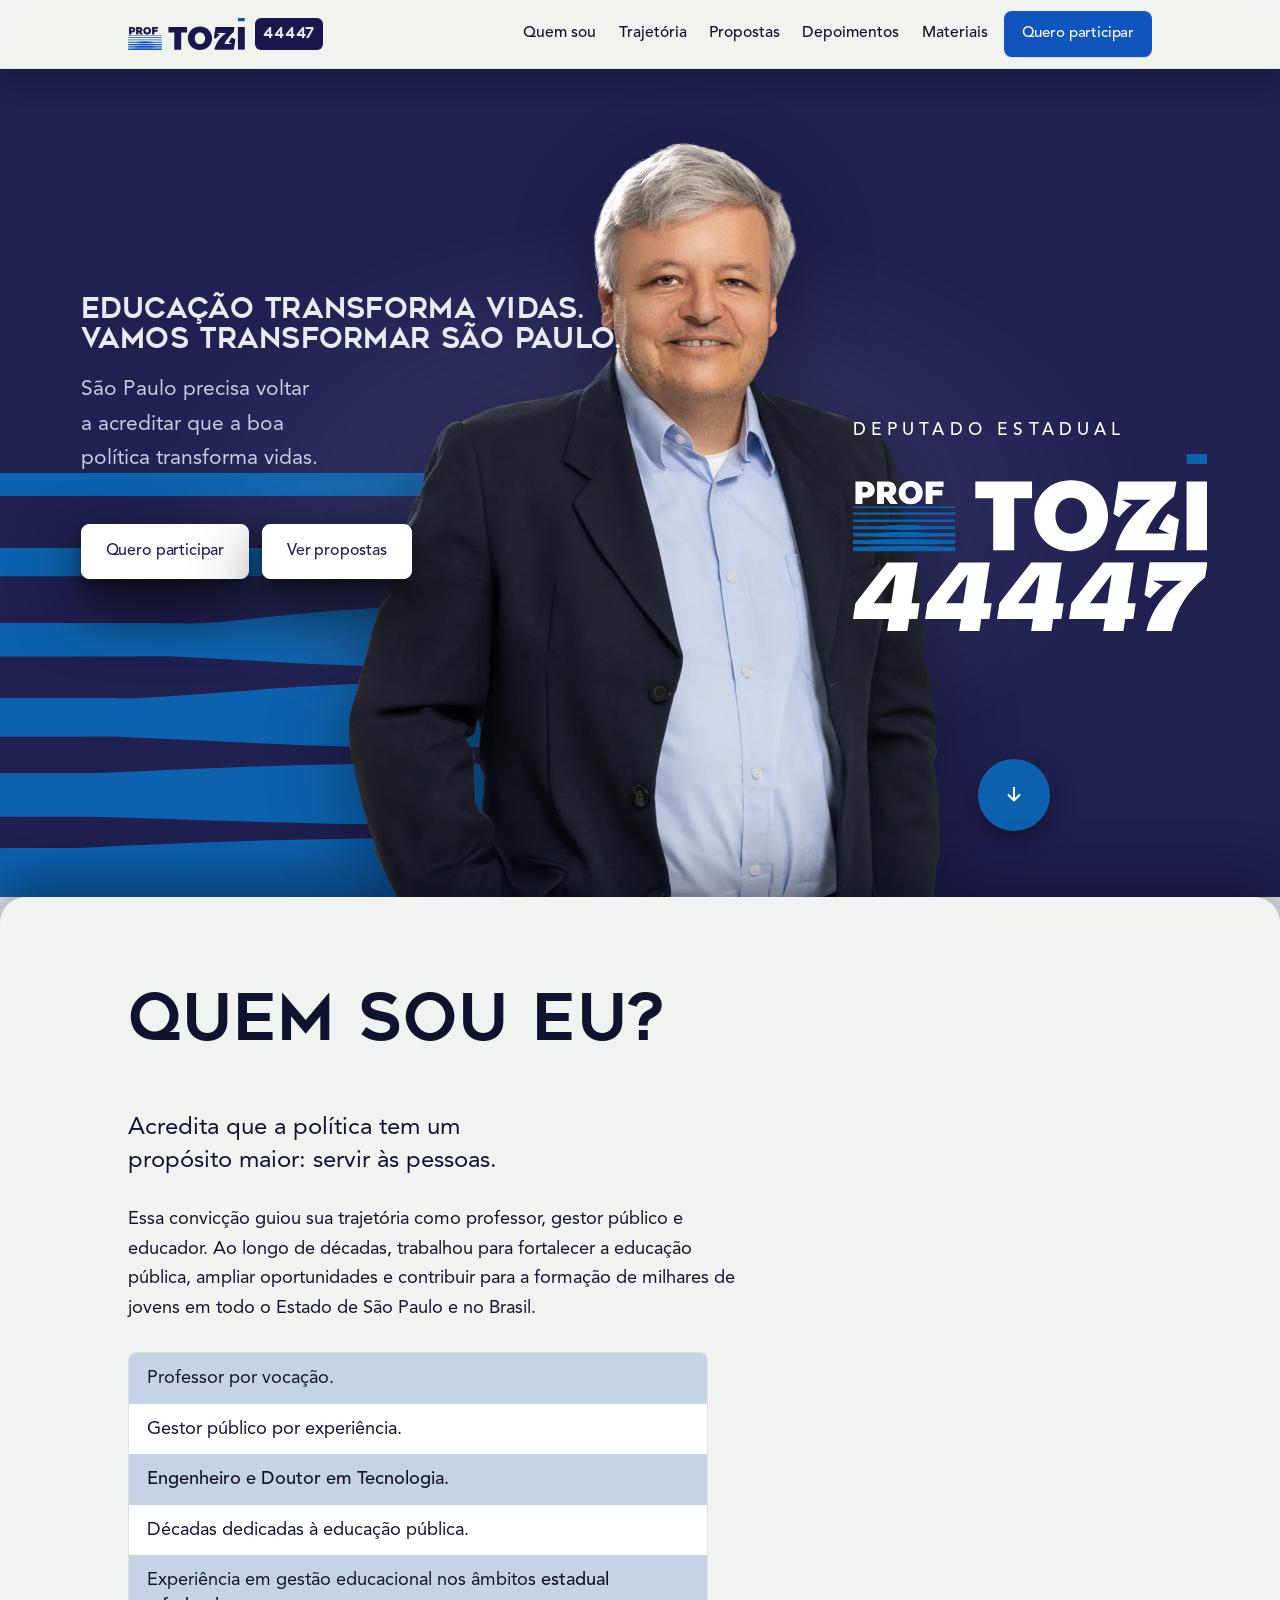
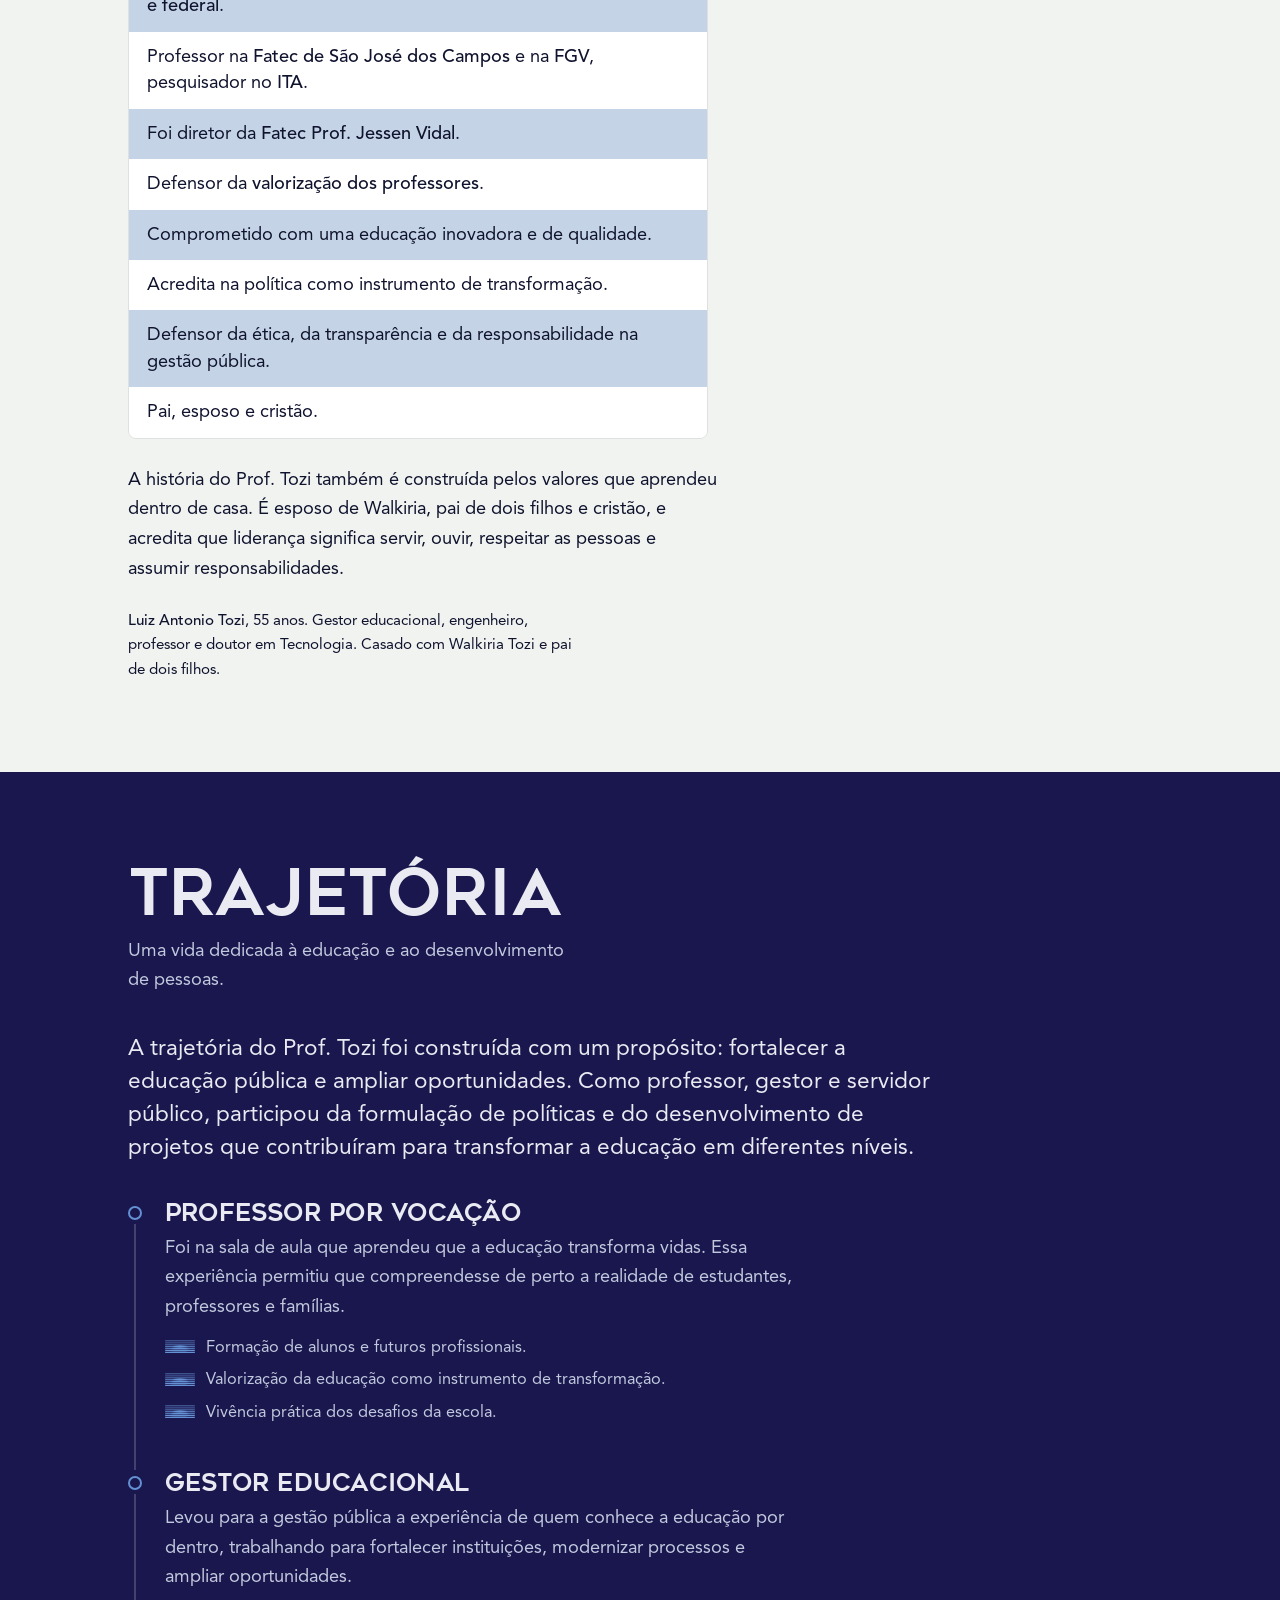
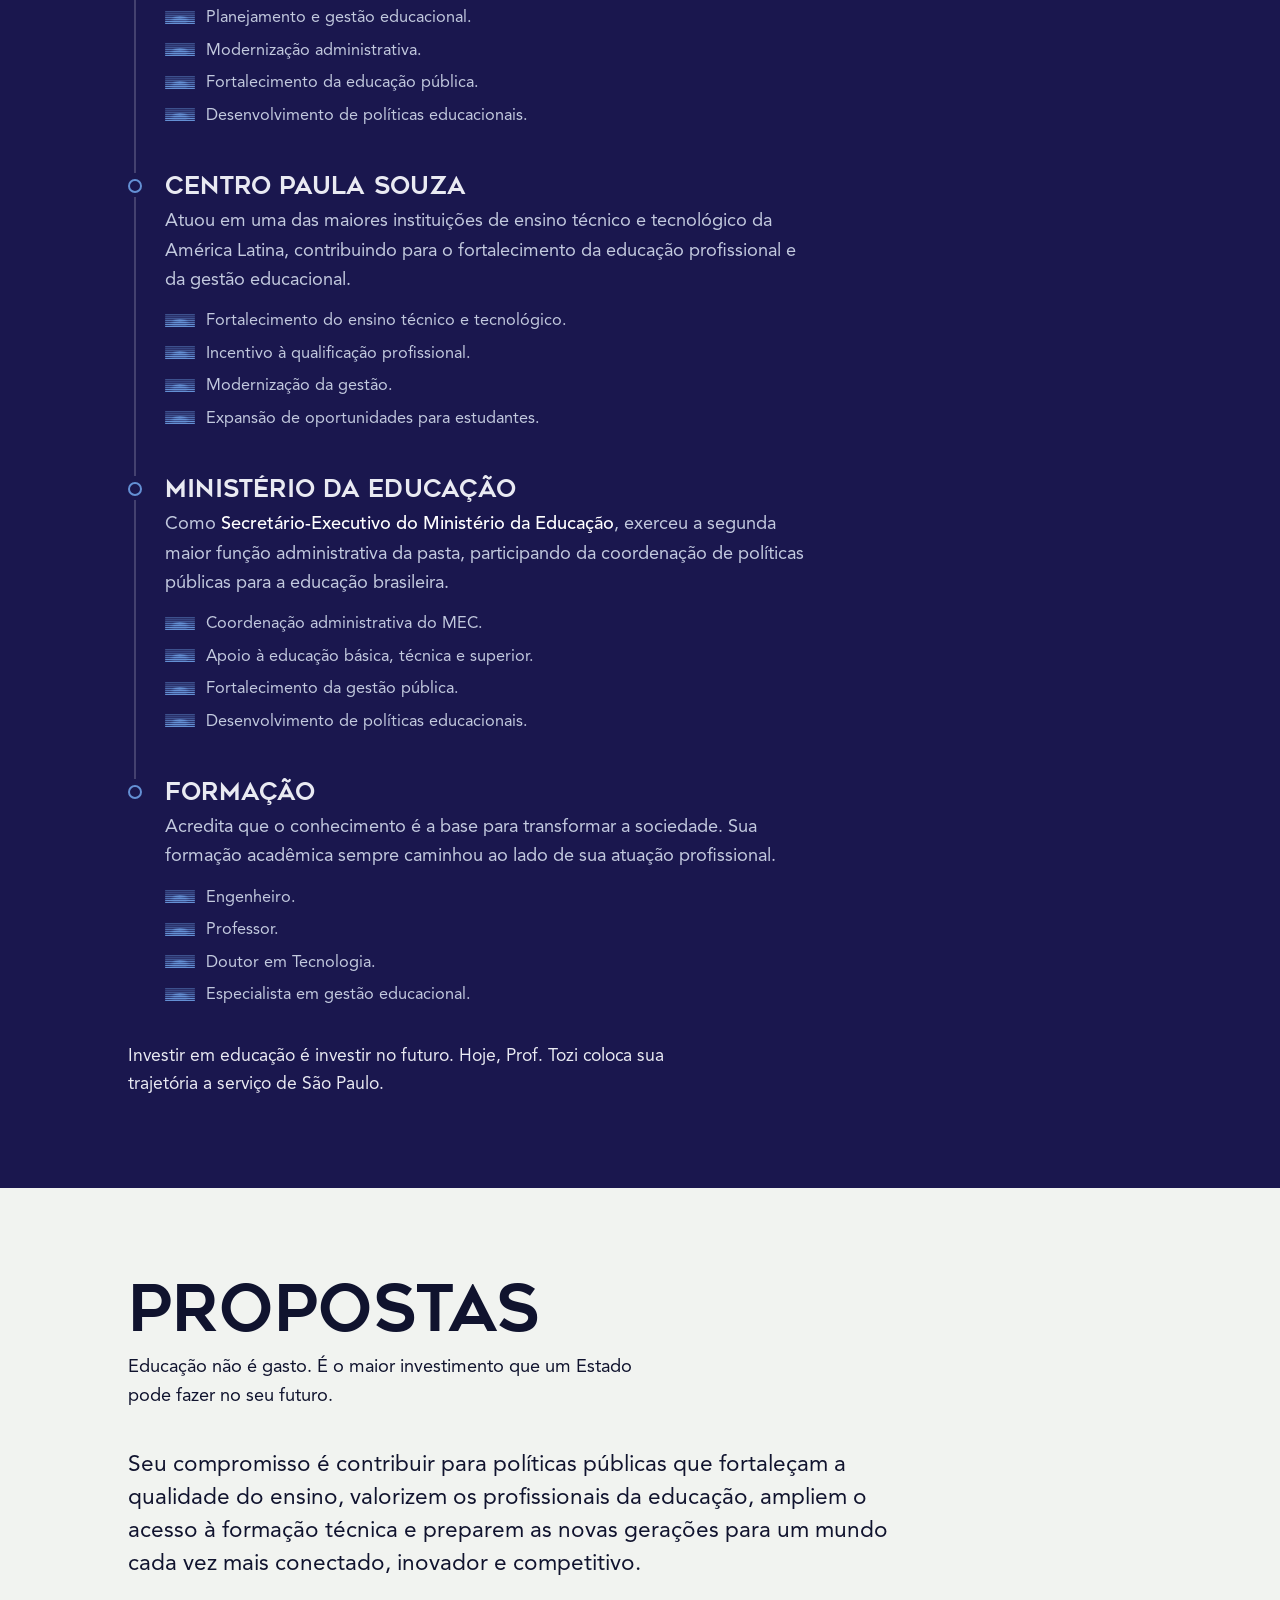
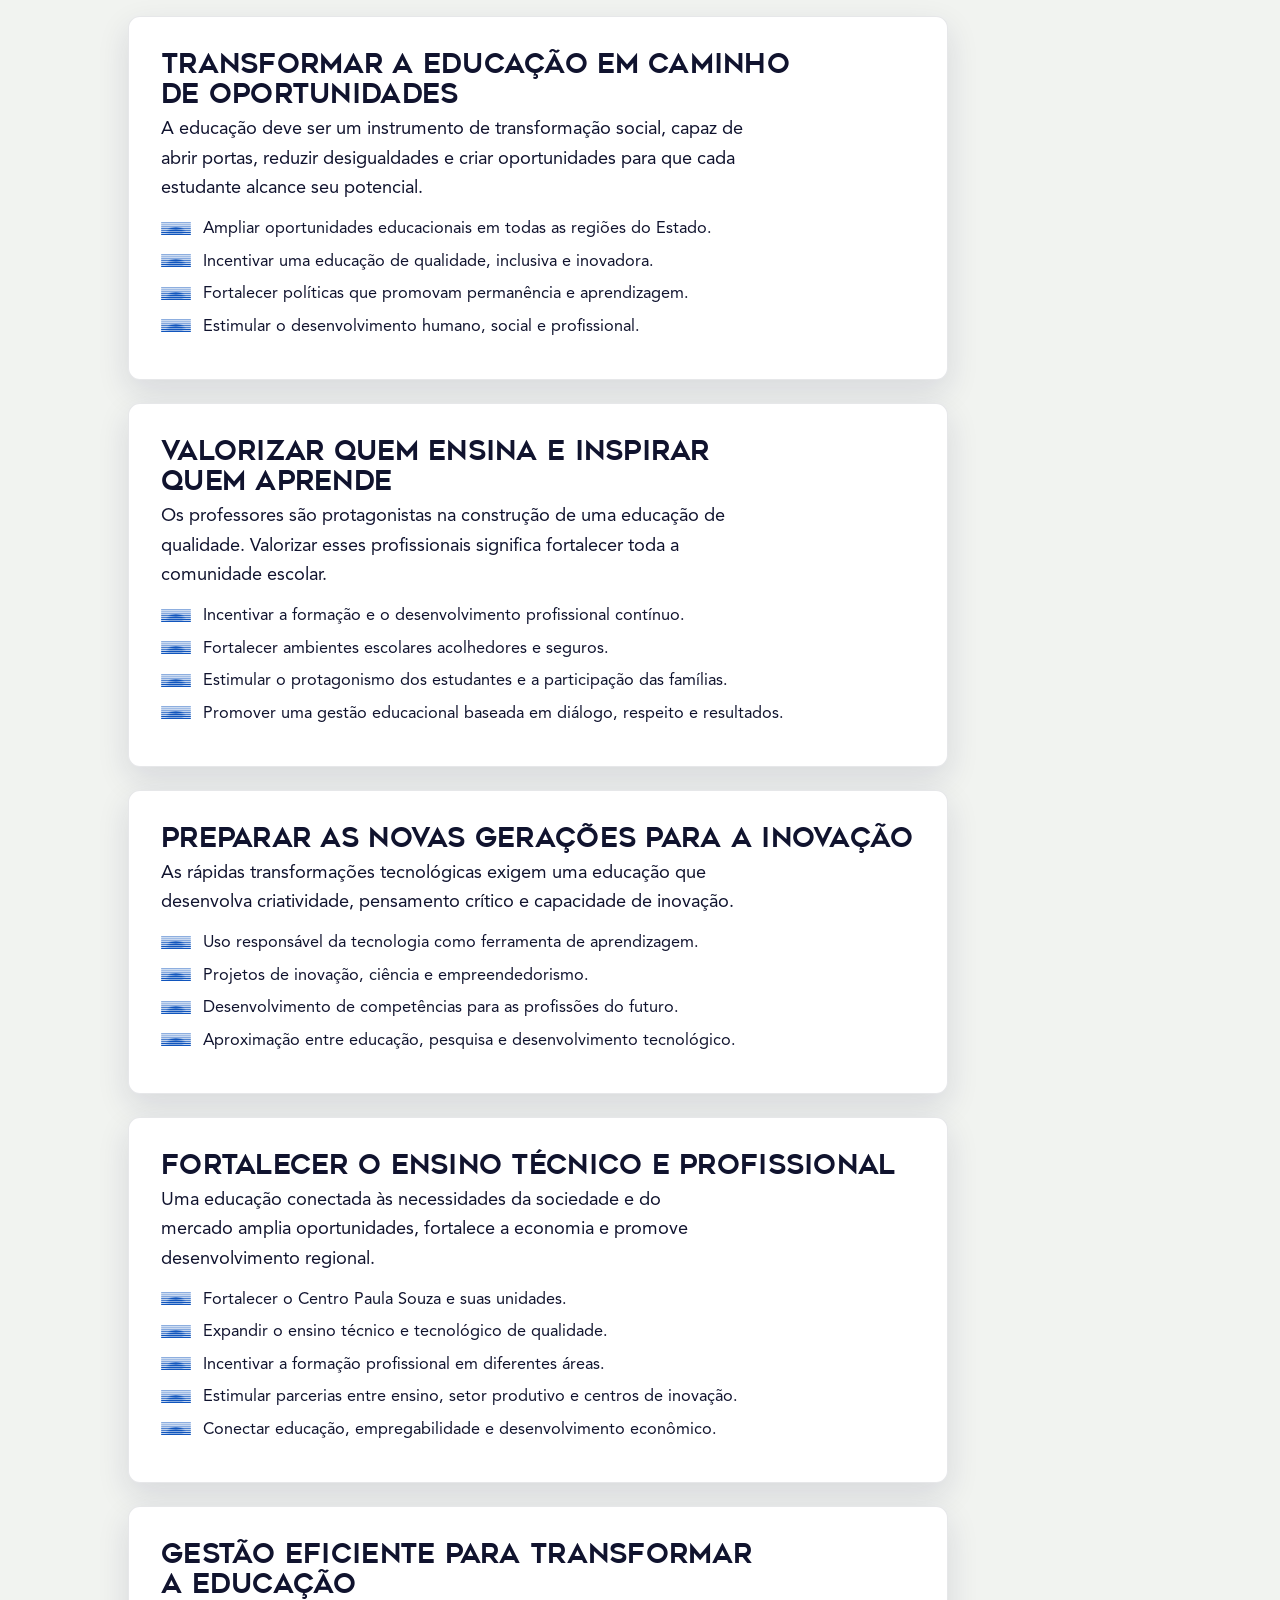
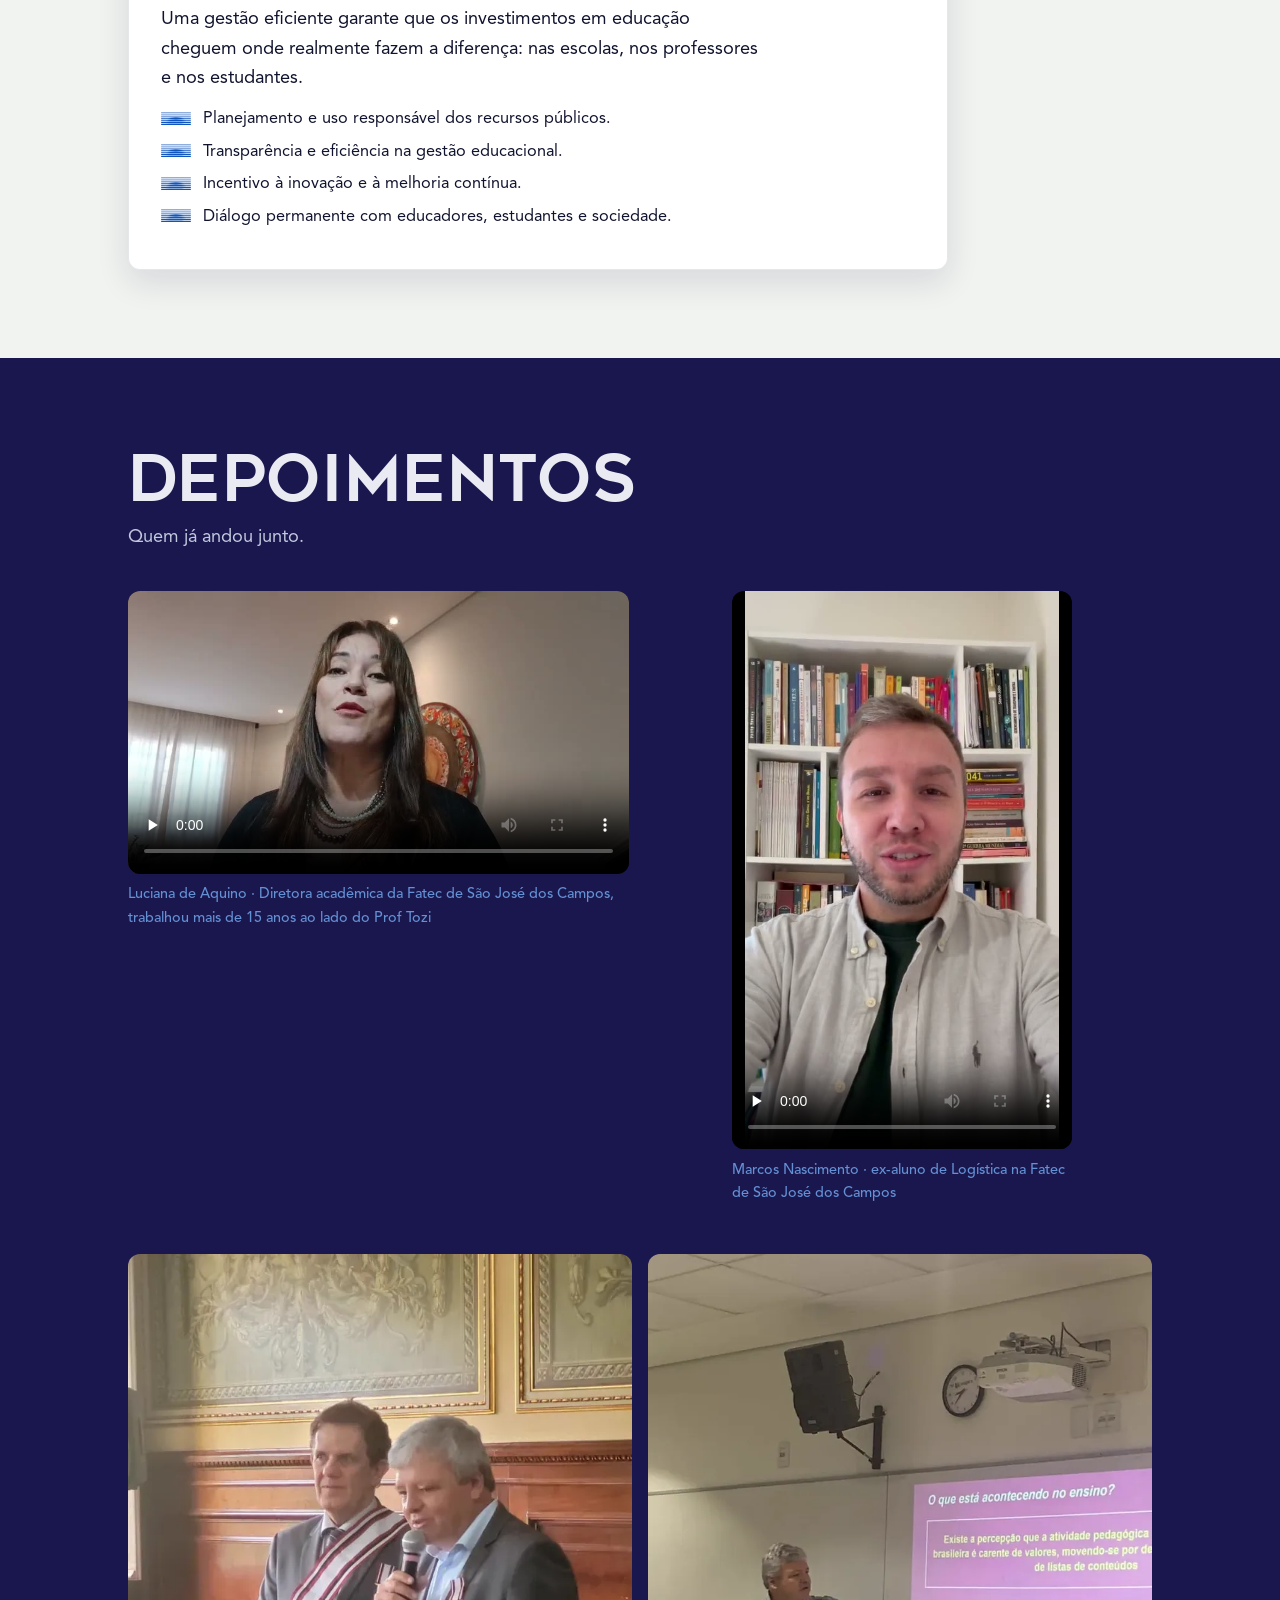
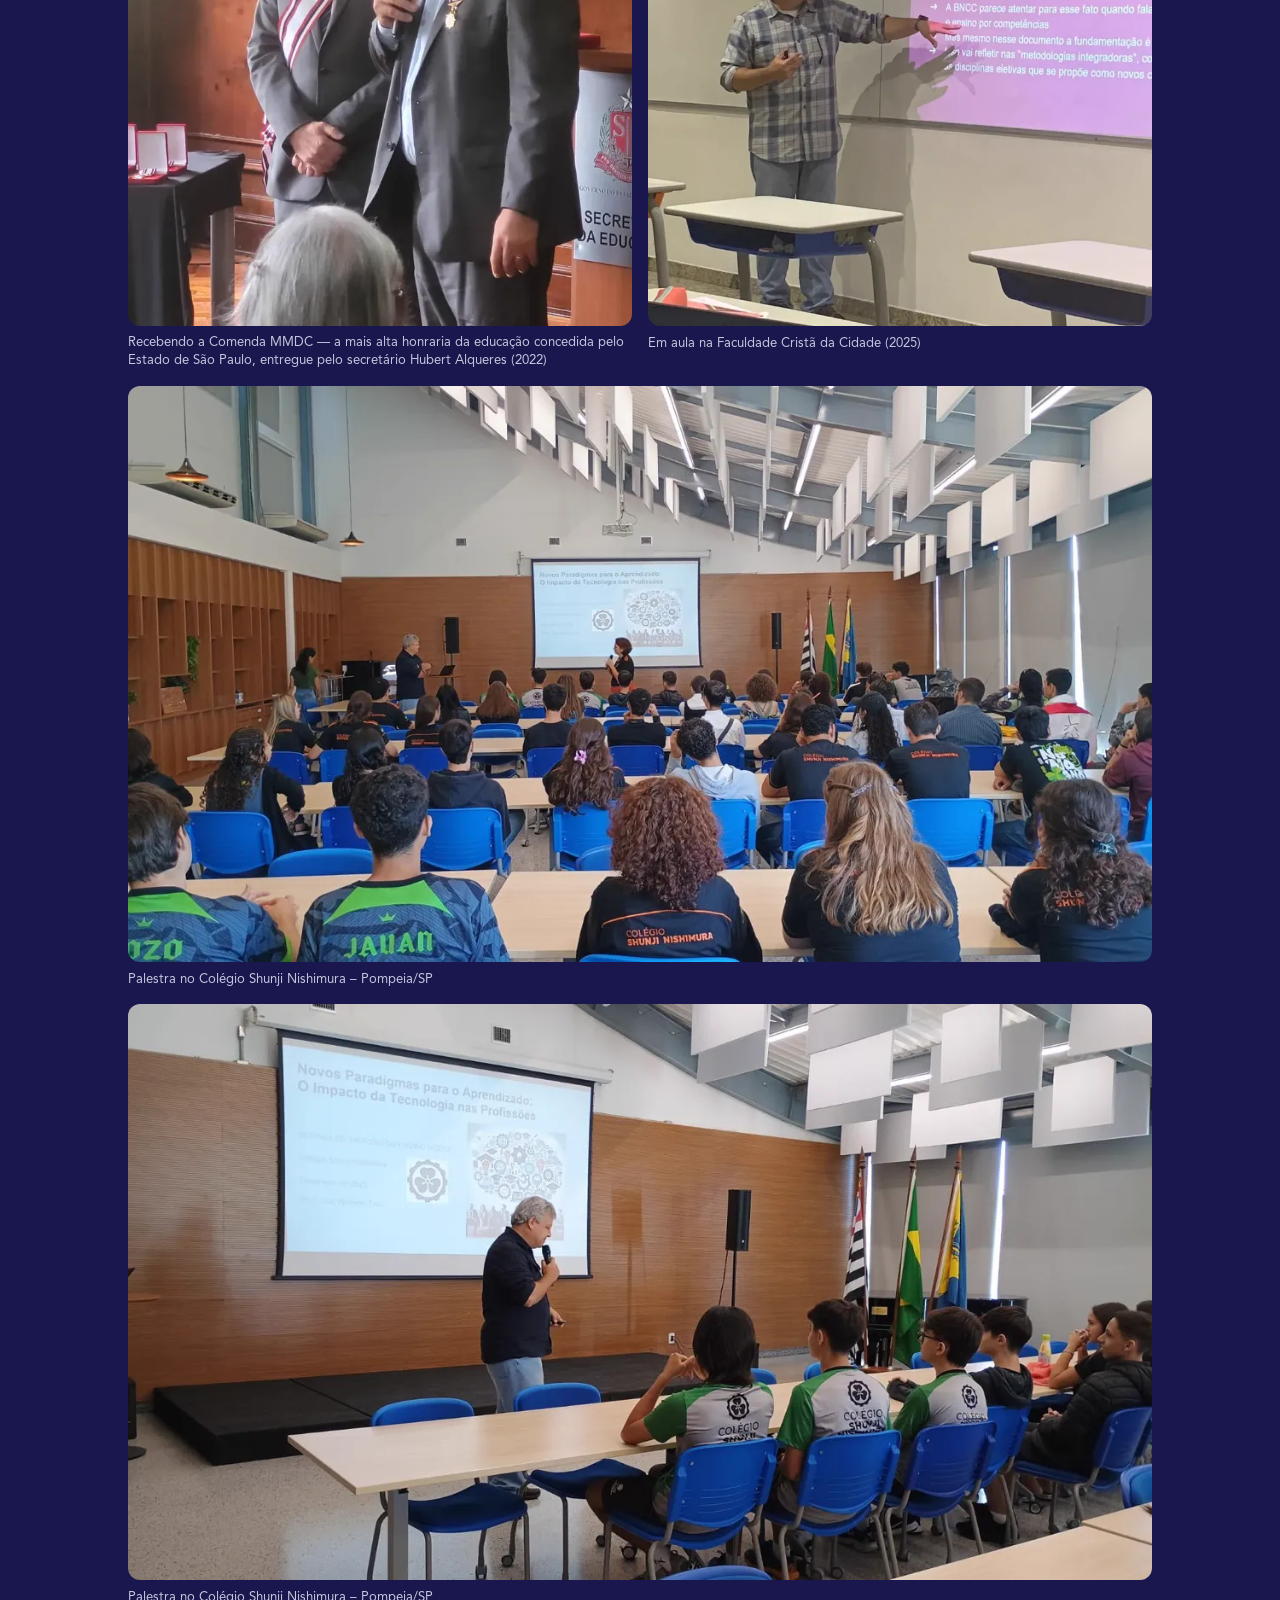
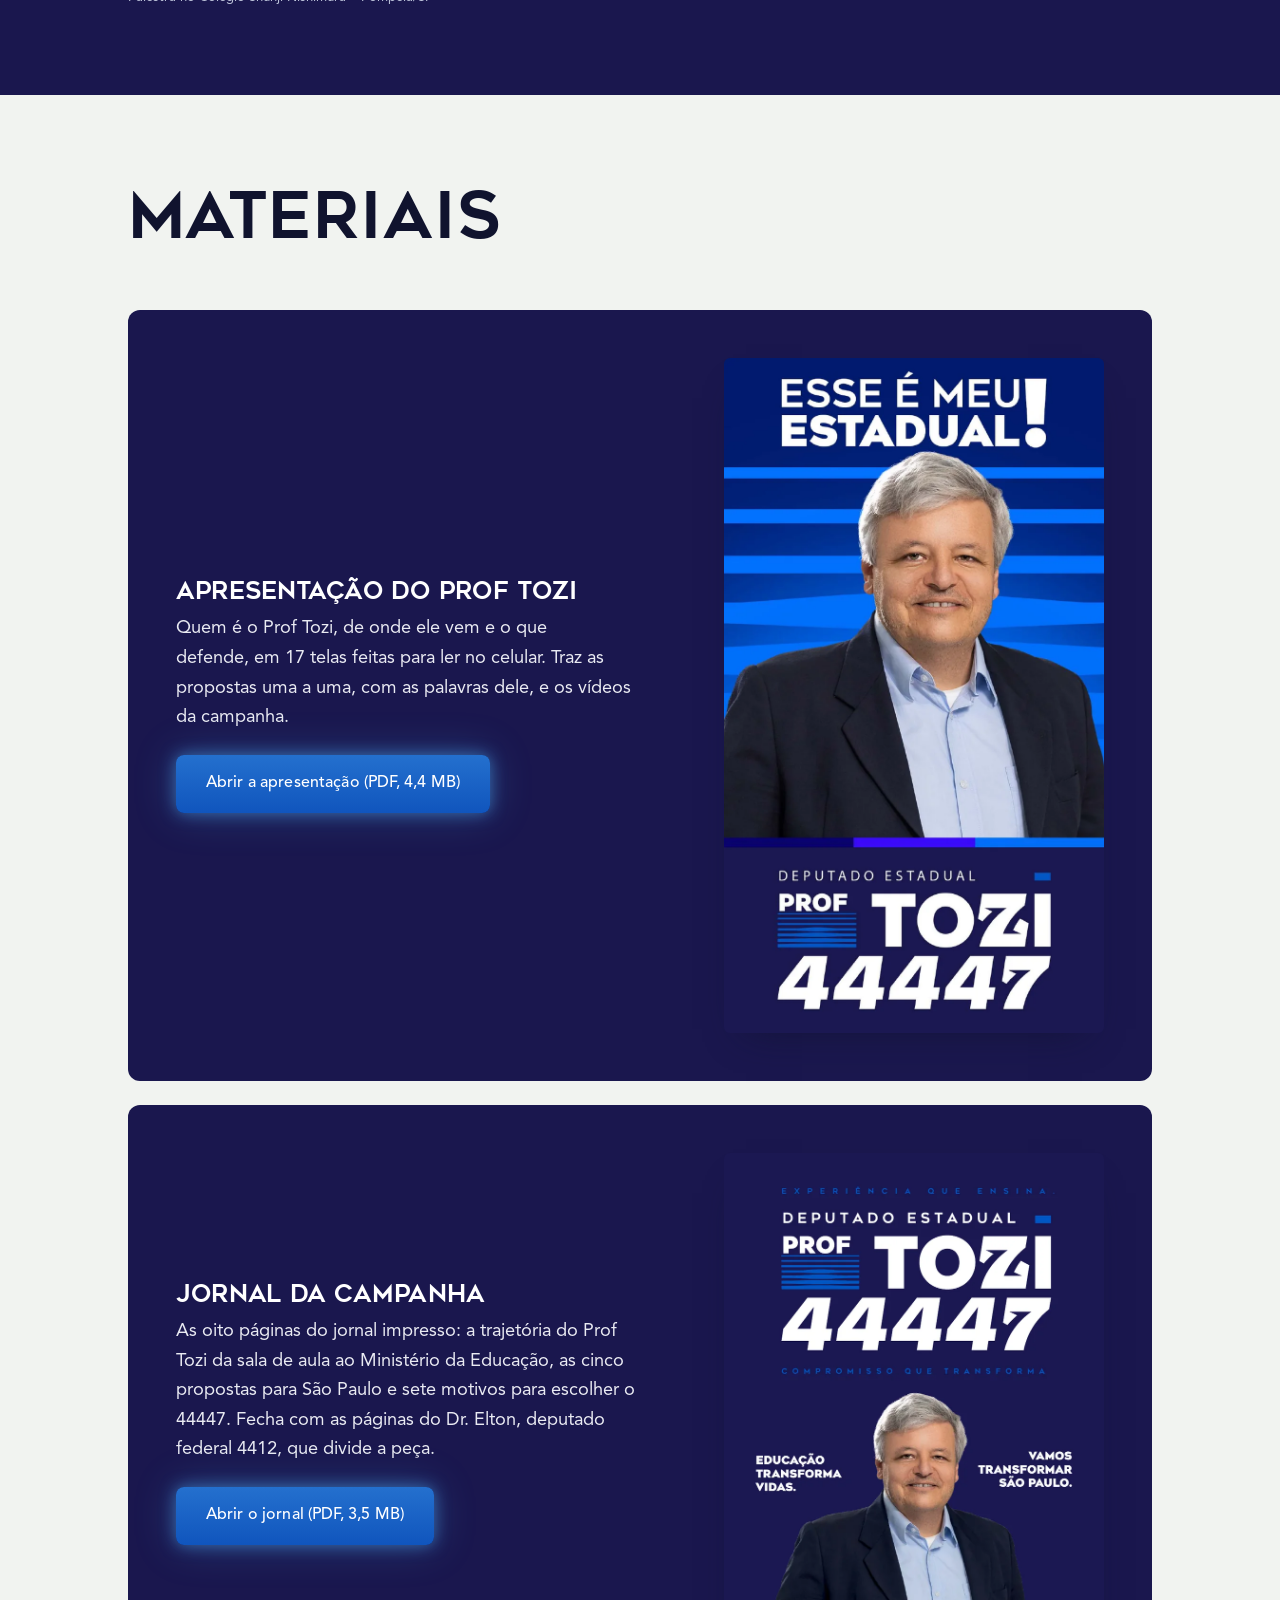
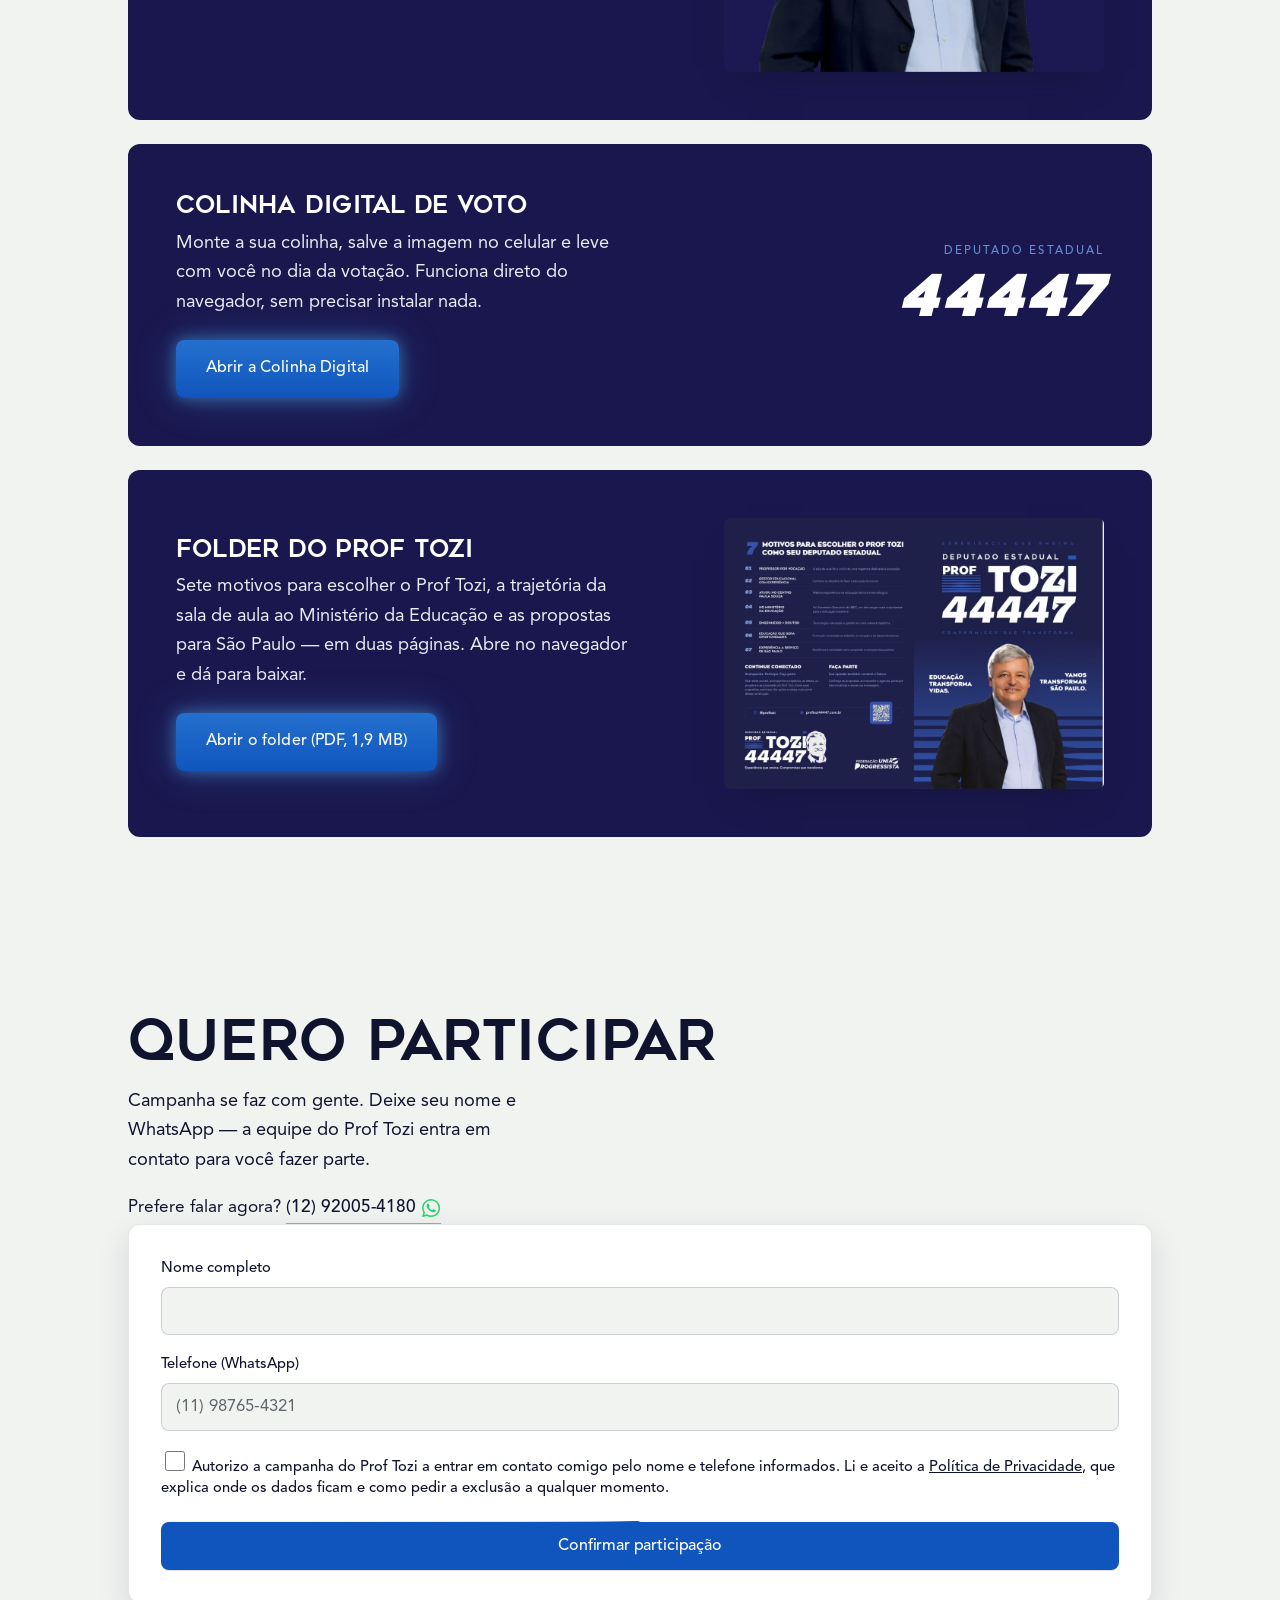
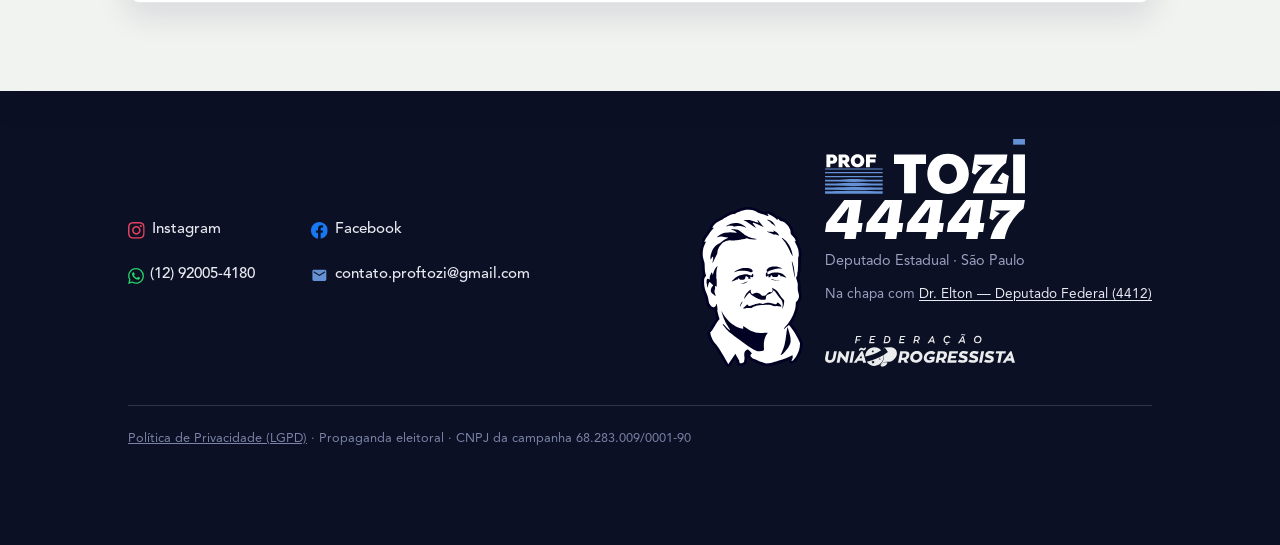
<file: index.html>
<!doctype html>
<html lang="pt-BR">
<head>
  <meta charset="utf-8">
  <meta name="viewport" content="width=device-width, initial-scale=1">
  <title>Prof Tozi 44447 — Deputado Estadual</title>
  <meta name="description" content="Luiz Antonio Tozi, o Prof Tozi, candidato a Deputado Estadual por São Paulo. Professor por vocação, gestor público por experiência.">

  <!-- Social share (tráfego de campanha vem de rede social).
       URL ABSOLUTA, não relativa: o WhatsApp e o Facebook buscam a og:image
       num servidor que não sabe de onde o link veio, então caminho relativo
       vira link sem imagem — que é o pior formato possível para o canal que
       mais distribui a campanha. og.jpg é 1200x630 (o corte que os dois usam):
       a foto vertical de antes saía cortada na testa mesmo quando carregava. -->
  <meta property="og:type" content="website">
  <meta property="og:site_name" content="Prof Tozi 44447">
  <meta property="og:locale" content="pt_BR">
  <meta property="og:url" content="https://proftozi44447.com.br/">
  <meta property="og:title" content="Prof Tozi 44447 — Deputado Estadual">
  <meta property="og:description" content="São Paulo precisa voltar a acreditar que a boa política transforma vidas. Conheça o Prof Tozi e participe.">
  <meta property="og:image" content="https://proftozi44447.com.br/public/assets/og.jpg">
  <meta property="og:image:width" content="1200">
  <meta property="og:image:height" content="630">
  <meta property="og:image:alt" content="Prof Tozi, candidato a Deputado Estadual por São Paulo — número 44447">
  <meta name="twitter:card" content="summary_large_image">
  <meta name="twitter:title" content="Prof Tozi 44447 — Deputado Estadual">
  <meta name="twitter:description" content="São Paulo precisa voltar a acreditar que a boa política transforma vidas. Conheça o Prof Tozi e participe.">
  <meta name="twitter:image" content="https://proftozi44447.com.br/public/assets/og.jpg">

  <!-- www e raiz servem o mesmo site: sem canonical o Google os trata como
       duas páginas e divide a autoridade entre elas. -->
  <link rel="canonical" href="https://proftozi44447.com.br/">
  <meta name="theme-color" content="#1A174E">

  <!-- Ícone = o lockup PROF+ondas do manual, recortado da arte oficial. Antes
       era um "T" em Georgia montado à mão, tipografia que não é da campanha. -->
  <link rel="icon" type="image/png" sizes="32x32" href="public/assets/favicon-32.png">
  <link rel="apple-touch-icon" href="public/assets/apple-touch-icon.png">

  <script>document.documentElement.classList.add('js')</script>

  <!-- preload do LCP (foto do hero) — busca cedo, acelera a abertura -->
  <link rel="preload" as="image" href="public/assets/tozi.webp" type="image/webp" fetchpriority="high">

  <!-- fontes oficiais do TOZI ID servidas localmente (Google Fonts saiu).
       As QUATRO que a primeira dobra usa, não duas: avenir-500 (que cobre
       500-800, o peso de 12 elementos visíveis de saída) e geometos-black
       só eram descobertas depois de o CSS ser baixado e casar uma regra —
       medido, começavam 255 ms atrás das outras duas e o texto trocava de
       fonte na cara de quem já estava lendo. As outras duas do @font-face
       (avenir-300 e a itálica) ficam de fora de propósito: nenhuma regra
       acima da dobra as usa, e preload de fonte não usada é bloqueio puro. -->
  <link rel="preload" as="font" type="font/woff2" href="public/assets/fonts/geometos.woff2" crossorigin>
  <link rel="preload" as="font" type="font/woff2" href="public/assets/fonts/geometos-black.woff2" crossorigin>
  <link rel="preload" as="font" type="font/woff2" href="public/assets/fonts/avenir-400.woff2" crossorigin>
  <link rel="preload" as="font" type="font/woff2" href="public/assets/fonts/avenir-500.woff2" crossorigin>
  <link rel="stylesheet" href="css/style.css?v=75">
</head>
<body>

  <!-- Teclado e leitor de tela: 6 links de cabeçalho antes do conteúdo em
       toda visita. Some da tela até receber foco. -->
  <a class="pular" href="#conteudo">Pular para o conteúdo</a>

  <!-- sprite de ícones (definido uma vez, usado via <use>) -->
  <svg class="svg-sprite" aria-hidden="true" focusable="false"><symbol id="i-wa" viewBox="0 0 24 24"><path fill="currentColor" d="M17.472 14.382c-.297-.149-1.758-.867-2.03-.967-.273-.099-.471-.148-.67.15-.197.297-.767.966-.94 1.164-.173.199-.347.223-.644.075-.297-.15-1.255-.463-2.39-1.475-.883-.788-1.48-1.761-1.653-2.059-.173-.297-.018-.458.13-.606.134-.133.298-.347.446-.52.149-.174.198-.298.298-.497.099-.198.05-.371-.025-.52-.075-.149-.669-1.612-.916-2.207-.242-.579-.487-.5-.669-.51-.173-.008-.371-.01-.57-.01-.198 0-.52.074-.792.372-.272.297-1.04 1.016-1.04 2.479 0 1.462 1.065 2.875 1.213 3.074.149.198 2.096 3.2 5.077 4.487.709.306 1.262.489 1.694.625.712.227 1.36.195 1.871.118.571-.085 1.758-.719 2.006-1.413.248-.694.248-1.289.173-1.413-.074-.124-.272-.198-.57-.347m-5.421 7.403h-.004a9.87 9.87 0 0 1-5.031-1.378l-.361-.214-3.741.982.998-3.648-.235-.374a9.86 9.86 0 0 1-1.51-5.26c.001-5.45 4.436-9.884 9.888-9.884 2.64 0 5.122 1.03 6.988 2.898a9.825 9.825 0 0 1 2.893 6.994c-.003 5.45-4.437 9.884-9.885 9.884m8.413-18.297A11.815 11.815 0 0 0 12.05 0C5.495 0 .16 5.335.157 11.892c0 2.096.547 4.142 1.588 5.945L.057 24l6.305-1.654a11.882 11.882 0 0 0 5.683 1.448h.005c6.554 0 11.89-5.335 11.893-11.893a11.821 11.821 0 0 0-3.48-8.413Z"/></symbol><symbol id="i-logo" viewBox="0 0 825.9 226.7"><g fill="currentColor"><path d="M27.6 89.6C31.6 89.6 34.6 87.3 34.6 83.3C34.6 79.1 31.6 76.6 27.6 76.6L21.8 76.6L21.8 89.6L27.6 89.6M50.5 83.3C50.5 94.2 43.3 102 28.8 102L21.8 102L21.8 116.2L5.8 116.2L5.8 63.8L30.3 63.8C41.7 63.8 50.5 72.5 50.5 83.3"/><path d="M72 87.9L78.9 87.9C81.3 87.9 84.9 86.2 84.9 82.6C84.9 78.9 82.6 76.6 78.9 76.6L72 76.6L72 87.9M72 116.2L56.1 116.2L56.1 63.8L81 63.8C92.7 63.8 100.7 71.7 100.7 82.8C100.7 89.7 97.3 95.9 91 97.7C93.7 101.2 96.2 104.7 104.8 116.2L87.1 116.2C85 113.7 77.9 103.5 75.6 100.4L72 100.4L72 116.2"/><path d="M122.4 90C122.4 97.5 126.6 103.6 134.4 103.6C142 103.6 146.4 97.7 146.4 90C146.4 82.7 142.1 76.3 134.4 76.3C126.6 76.3 122.4 82.5 122.4 90M106.3 90C106.3 75.2 117.6 62.9 134.4 62.9C151.2 62.9 162.4 75.2 162.4 90C162.4 104.9 151.2 117.1 134.4 117.1C117.6 117.1 106.3 104.9 106.3 90"/><path d="M185.3 76.6L185.3 84L208.1 84L208.1 96.8L185.3 96.8L185.3 116.2L169.3 116.2L169.3 63.8L211 63.8L211 76.6L185.3 76.6"/><path d="M417 103L375.4 103L375.4 224.1L326.5 224.1L326.5 103L284.9 103L284.9 63.7L417 63.7L417 103"/><path d="M471.6 143.9C471.6 166.9 484.5 185.6 508.4 185.6C531.6 185.6 545 167.4 545 143.9C545 121.6 532 102.1 508.4 102.1C484.5 102.1 471.6 120.9 471.6 143.9M422.5 143.9C422.5 98.6 456.9 61.1 508.4 61.1C559.6 61.1 594 98.6 594 143.9C594 189.5 559.6 226.7 508.4 226.7C456.9 226.7 422.5 189.5 422.5 143.9"/><path d="M759.4 152.8L733.6 138.9C725.4 149.8 718.2 161.5 712.2 174L737 184.9L681.5 184.9C695.8 150.2 719.2 120.3 747.6 98.8L753.4 63.7L618.4 63.7L611.8 106.5L611.8 106.5L606.5 139.8L620 147.3C628.7 136.7 638.6 126.8 649.7 117.6L625.6 106.5L693.4 106.5C650.4 137.1 620.6 179 610.7 224.1L669.8 224.1C669.8 224.1 669.8 224.1 669.8 224.1L748.2 224.1L759.4 152.8"/><path d="M777 63.7H825.9V224.1H777Z"/></g><g style="fill:var(--logo-acc,#1055BD)"><path d="M0 136.5H238.1V141.4H0Z"/><path d="M0 122.2H238.1V126H0Z"/><path d="M0 152.4H238.1V158.4H0Z"/><path d="M118.2 165C97.3 165 78.4 167.4 61.5 168.3C58 168.5 47.5 168.3 47.5 168.3L0 168.3L0 175.4L41.2 175.4C41.2 175.4 49.7 175.3 52.6 175.4C73.1 176.1 95 177.6 118.2 177.6C142.1 177.6 164.5 176.1 185.5 175.4C188 175.3 195.2 175.4 195.2 175.4L238.1 175.4L238.1 168.3L187.5 168.3C187.5 168.3 179.3 168.5 176.6 168.3C159.3 167.3 139.8 165 118.2 165"/><path d="M118.2 181C91.5 181 66.8 183.3 44 184.2C41.8 184.3 35.3 184.2 35.3 184.2L0 184.2L0 192.4L29.2 192.4C29.2 192.4 35.7 192.4 37.8 192.4C63.2 193.2 90 194.7 118.2 194.8C147.1 194.8 174.4 193.2 200.3 192.4C202.4 192.4 208.6 192.4 208.6 192.4L238.1 192.4L238.1 184.2L203.4 184.2C203.4 184.2 196.4 184.3 194.1 184.2C170.9 183.2 145.6 181 118.2 181"/><path d="M118 198.2C87.9 198.2 59.8 199.2 33.3 200.1C31.2 200.2 25.2 200.1 25.2 200.1L0 200.1L0 209.4L23.7 209.4C23.7 209.4 27.8 209.4 29.1 209.4C57.8 210 87.5 211 118.2 211.1C149.5 211.1 179.8 210 209 209.4C210.1 209.4 213.5 209.4 213.5 209.4L238.1 209.4L238.1 200.1L210.2 200.1C210.2 200.1 206.2 200.2 204.9 200.1C177.9 199.2 148.8 198.1 118 198.2"/><path d="M118.5 214C85.9 214 55.2 214.9 26.9 216C25.5 216.1 24.1 216 22.6 216L0 216L0 226.5L24.8 226.5L50.8 226.5L195 226.5L213.3 226.5L238.1 226.5L238.1 216L215.3 216C214 216 212.6 216.1 211.2 216C173 214.6 147.1 214 118.5 214"/><path d="M777 0H825.9V23.4H777Z"/></g></symbol><symbol id="i-logo-full" viewBox="0 0 825.9 413.1"><g fill="currentColor"><path d="M27.6 89.6C31.6 89.6 34.6 87.3 34.6 83.3C34.6 79.1 31.6 76.6 27.6 76.6L21.8 76.6L21.8 89.6L27.6 89.6M50.5 83.3C50.5 94.2 43.3 102 28.8 102L21.8 102L21.8 116.2L5.8 116.2L5.8 63.8L30.3 63.8C41.7 63.8 50.5 72.5 50.5 83.3"/><path d="M72 87.9L78.9 87.9C81.3 87.9 84.9 86.2 84.9 82.6C84.9 78.9 82.6 76.6 78.9 76.6L72 76.6L72 87.9M72 116.2L56.1 116.2L56.1 63.8L81 63.8C92.7 63.8 100.7 71.7 100.7 82.8C100.7 89.7 97.3 95.9 91 97.7C93.7 101.2 96.2 104.7 104.8 116.2L87.1 116.2C85 113.7 77.9 103.5 75.6 100.4L72 100.4L72 116.2"/><path d="M122.4 90C122.4 97.5 126.6 103.6 134.4 103.6C142 103.6 146.4 97.7 146.4 90C146.4 82.7 142.1 76.3 134.4 76.3C126.6 76.3 122.4 82.5 122.4 90M106.3 90C106.3 75.2 117.6 62.9 134.4 62.9C151.2 62.9 162.4 75.2 162.4 90C162.4 104.9 151.2 117.1 134.4 117.1C117.6 117.1 106.3 104.9 106.3 90"/><path d="M185.3 76.6L185.3 84L208.1 84L208.1 96.8L185.3 96.8L185.3 116.2L169.3 116.2L169.3 63.8L211 63.8L211 76.6L185.3 76.6"/><path d="M417 103L375.4 103L375.4 224.1L326.5 224.1L326.5 103L284.9 103L284.9 63.7L417 63.7L417 103"/><path d="M471.6 143.9C471.6 166.9 484.5 185.6 508.4 185.6C531.6 185.6 545 167.4 545 143.9C545 121.6 532 102.1 508.4 102.1C484.5 102.1 471.6 120.9 471.6 143.9M422.5 143.9C422.5 98.6 456.9 61.1 508.4 61.1C559.6 61.1 594 98.6 594 143.9C594 189.5 559.6 226.7 508.4 226.7C456.9 226.7 422.5 189.5 422.5 143.9"/><path d="M759.4 152.8L733.6 138.9C725.4 149.8 718.2 161.5 712.2 174L737 184.9L681.5 184.9C695.8 150.2 719.2 120.3 747.6 98.8L753.4 63.7L618.4 63.7L611.8 106.5L611.8 106.5L606.5 139.8L620 147.3C628.7 136.7 638.6 126.8 649.7 117.6L625.6 106.5L693.4 106.5C650.4 137.1 620.6 179 610.7 224.1L669.8 224.1C669.8 224.1 669.8 224.1 669.8 224.1L748.2 224.1L759.4 152.8"/><path d="M777 63.7H825.9V224.1H777Z"/><path d="M89.1 347.5L99.3 280.3L48.5 347.5L89.1 347.5M83.6 384.3L0 384.3L5.5 347.5L79.5 252.4L150.8 252.4L136.3 347.5L155.3 347.5L149.8 384.3L130.8 384.3L126.6 413L79.3 413L83.6 384.3"/><path d="M256.8 347.5L267 280.3L216.2 347.5L256.8 347.5M251.3 384.3L167.7 384.3L173.2 347.5L247.2 252.4L318.5 252.4L304.1 347.5L323 347.5L317.5 384.3L298.6 384.3L294.3 413L247 413L251.3 384.3"/><path d="M424.5 347.5L434.7 280.3L384 347.5L424.5 347.5M419 384.3L335.5 384.3L341 347.5L414.9 252.4L486.3 252.4L471.8 347.5L490.8 347.5L485.3 384.3L466.3 384.3L462 413L414.7 413L419 384.3"/><path d="M592.2 347.5L602.4 280.3L551.7 347.5L592.2 347.5M586.7 384.3L503.2 384.3L508.7 347.5L582.7 252.4L654 252.4L639.5 347.5L658.5 347.5L653 384.3L634 384.3L629.7 413L582.5 413L586.7 384.3"/><path d="M825.9 252.4L820.1 287.5C781.5 316.9 751.9 361.7 742.3 413.1L683.1 413.1C693 367.9 722.8 325.9 765.8 295.2L698 295.2L722.1 306.3C711 315.5 701.1 325.5 692.4 336.1L678.9 328.6L684.2 295.2L684.2 295.2L690.8 252.4L825.9 252.4"/></g><g style="fill:var(--logo-acc,#1055BD)"><path d="M0 136.5H238.1V141.4H0Z"/><path d="M0 122.2H238.1V126H0Z"/><path d="M0 152.4H238.1V158.4H0Z"/><path d="M118.2 165C97.3 165 78.4 167.4 61.5 168.3C58 168.5 47.5 168.3 47.5 168.3L0 168.3L0 175.4L41.2 175.4C41.2 175.4 49.7 175.3 52.6 175.4C73.1 176.1 95 177.6 118.2 177.6C142.1 177.6 164.5 176.1 185.5 175.4C188 175.3 195.2 175.4 195.2 175.4L238.1 175.4L238.1 168.3L187.5 168.3C187.5 168.3 179.3 168.5 176.6 168.3C159.3 167.3 139.8 165 118.2 165"/><path d="M118.2 181C91.5 181 66.8 183.3 44 184.2C41.8 184.3 35.3 184.2 35.3 184.2L0 184.2L0 192.4L29.2 192.4C29.2 192.4 35.7 192.4 37.8 192.4C63.2 193.2 90 194.7 118.2 194.8C147.1 194.8 174.4 193.2 200.3 192.4C202.4 192.4 208.6 192.4 208.6 192.4L238.1 192.4L238.1 184.2L203.4 184.2C203.4 184.2 196.4 184.3 194.1 184.2C170.9 183.2 145.6 181 118.2 181"/><path d="M118 198.2C87.9 198.2 59.8 199.2 33.3 200.1C31.2 200.2 25.2 200.1 25.2 200.1L0 200.1L0 209.4L23.7 209.4C23.7 209.4 27.8 209.4 29.1 209.4C57.8 210 87.5 211 118.2 211.1C149.5 211.1 179.8 210 209 209.4C210.1 209.4 213.5 209.4 213.5 209.4L238.1 209.4L238.1 200.1L210.2 200.1C210.2 200.1 206.2 200.2 204.9 200.1C177.9 199.2 148.8 198.1 118 198.2"/><path d="M118.5 214C85.9 214 55.2 214.9 26.9 216C25.5 216.1 24.1 216 22.6 216L0 216L0 226.5L24.8 226.5L50.8 226.5L195 226.5L213.3 226.5L238.1 226.5L238.1 216L215.3 216C214 216 212.6 216.1 211.2 216C173 214.6 147.1 214 118.5 214"/><path d="M777 0H825.9V23.4H777Z"/></g></symbol><symbol id="i-logo-h" viewBox="0 0 531.9 266.1"><g fill="currentColor"><path d="M17.8 57.7C20.3 57.7 22.3 56.2 22.3 53.7C22.3 51 20.3 49.3 17.8 49.3L14.1 49.3L14.1 57.7L17.8 57.7M32.6 53.7C32.6 60.7 27.9 65.7 18.6 65.7L14.1 65.7L14.1 74.9L3.7 74.9L3.7 41.1L19.5 41.1C26.8 41.1 32.6 46.7 32.6 53.7"/><path d="M46.4 56.6L50.8 56.6C52.3 56.6 54.7 55.5 54.7 53.2C54.7 50.8 53.2 49.3 50.8 49.3L46.4 49.3L46.4 56.6M46.4 74.9L36.1 74.9L36.1 41.1L52.2 41.1C59.7 41.1 64.9 46.2 64.9 53.4C64.9 57.8 62.7 61.8 58.6 62.9C60.4 65.2 61.9 67.4 67.5 74.9L56.1 74.9C54.7 73.2 50.2 66.7 48.7 64.7L46.4 64.7L46.4 74.9"/><path d="M78.8 58C78.8 62.8 81.5 66.7 86.6 66.7C91.5 66.7 94.3 62.9 94.3 58C94.3 53.3 91.5 49.2 86.6 49.2C81.5 49.2 78.8 53.1 78.8 58M68.5 58C68.5 48.4 75.7 40.5 86.6 40.5C97.4 40.5 104.6 48.4 104.6 58C104.6 67.6 97.4 75.4 86.6 75.4C75.7 75.4 68.5 67.6 68.5 58"/><path d="M119.4 49.3L119.4 54.1L134 54.1L134 62.4L119.4 62.4L119.4 74.9L109 74.9L109 41.1L135.9 41.1L135.9 49.3L119.4 49.3"/><path d="M268.6 66.3L241.8 66.3L241.8 144.3L210.3 144.3L210.3 66.3L183.5 66.3L183.5 41.1L268.6 41.1L268.6 66.3"/><path d="M303.7 92.7C303.7 107.5 312.1 119.5 327.4 119.5C342.4 119.5 351 107.8 351 92.7C351 78.3 342.7 65.7 327.4 65.7C312.1 65.7 303.7 77.9 303.7 92.7M272.1 92.7C272.1 63.5 294.3 39.4 327.4 39.4C360.5 39.4 382.6 63.5 382.6 92.7C382.6 122.1 360.5 146 327.4 146C294.3 146 272.1 122.1 272.1 92.7"/><path d="M489.1 98.4L472.5 89.5C467.2 96.5 462.6 104 458.7 112.1L474.7 119.1L438.9 119.1C448.1 96.7 463.3 77.5 481.5 63.6L485.2 41.1L398.3 41.1L394.1 68.6L394.1 68.6L390.7 90L399.3 94.9C404.9 88 411.3 81.6 418.4 75.8L402.9 68.6L446.6 68.6C418.9 88.3 399.7 115.3 393.4 144.3L431.4 144.3C431.4 144.3 431.4 144.3 431.4 144.3L481.9 144.3L489.1 98.4"/><path d="M500.5 41.1H531.9V144.3H500.5Z"/><path d="M57.4 223.8L63.9 180.5L31.2 223.8L57.4 223.8M53.8 247.6L0 247.6L3.5 223.8L51.2 162.6L97.1 162.6L87.8 223.8L100 223.8L96.5 247.6L84.3 247.6L81.5 266L51.1 266L53.8 247.6"/><path d="M165.4 223.8L172 180.5L139.3 223.8L165.4 223.8M161.9 247.6L108 247.6L111.6 223.8L159.2 162.6L205.2 162.6L195.9 223.8L208.1 223.8L204.5 247.6L192.3 247.6L189.6 266L159.1 266L161.9 247.6"/><path d="M273.4 223.8L280 180.5L247.3 223.8L273.4 223.8M269.9 247.6L216.1 247.6L219.6 223.8L267.3 162.6L313.2 162.6L303.9 223.8L316.1 223.8L312.5 247.6L300.3 247.6L297.6 266L267.1 266L269.9 247.6"/><path d="M381.5 223.8L388 180.5L355.3 223.8L381.5 223.8M377.9 247.6L324.1 247.6L327.6 223.8L375.3 162.6L421.2 162.6L411.9 223.8L424.1 223.8L420.6 247.6L408.4 247.6L405.6 266L375.2 266L377.9 247.6"/><path d="M531.9 162.5L528.2 185.2C503.4 204.1 484.3 232.9 478.1 266.1L440 266.1C446.3 236.9 465.5 209.9 493.3 190.1L449.6 190.1L465.1 197.3C458 203.2 451.6 209.6 445.9 216.5L437.3 211.6L440.7 190.1L440.7 190.1L445 162.5L531.9 162.5"/></g><g style="fill:var(--logo-acc,#0B62AF)"><path d="M0 87.9H153.4V91.1H0Z"/><path d="M0 78.7H153.4V81.2H0Z"/><path d="M0 98.2H153.4V102H0Z"/><path d="M76.2 106.3C62.7 106.3 50.5 107.8 39.6 108.4C37.4 108.5 30.6 108.4 30.6 108.4L0 108.4L0 113L26.6 113C26.6 113 32 112.9 33.9 113C47.1 113.4 61.2 114.4 76.2 114.4C91.5 114.4 106 113.4 119.5 113C121.1 112.9 125.7 113 125.7 113L153.4 113L153.4 108.4L120.8 108.4C120.8 108.4 115.5 108.5 113.8 108.4C102.6 107.8 90.1 106.3 76.2 106.3"/><path d="M76.2 116.6C59 116.6 43 118 28.3 118.7C27 118.7 22.8 118.7 22.8 118.7L0 118.7L0 123.9L18.8 123.9C18.8 123.9 23 123.9 24.4 123.9C40.7 124.4 58 125.4 76.2 125.4C94.7 125.4 112.4 124.4 129 123.9C130.4 123.9 134.4 123.9 134.4 123.9L153.4 123.9L153.4 118.7L131 118.7C131 118.7 126.5 118.7 125 118.7C110.1 118 93.8 116.6 76.2 116.6"/><path d="M76 127.6C56.6 127.6 38.5 128.3 21.4 128.9C20.1 128.9 16.2 128.9 16.2 128.9L0 128.9L0 134.9L15.2 134.9C15.2 134.9 17.9 134.9 18.8 134.9C37.3 135.2 56.4 135.9 76.2 135.9C96.3 135.9 115.8 135.2 134.6 134.9C135.3 134.9 137.5 134.9 137.5 134.9L153.4 134.9L153.4 128.9L135.4 128.9C135.4 128.9 132.8 128.9 131.9 128.9C114.6 128.3 95.8 127.6 76 127.6"/><path d="M76.3 137.8C55.3 137.8 35.5 138.4 17.4 139.1C16.4 139.2 15.5 139.1 14.6 139.1L0 139.1L0 145.9L16 145.9L32.7 145.9L125.6 145.9L137.4 145.9L153.4 145.9L153.4 139.1L138.7 139.1C137.8 139.1 136.9 139.2 136 139.1C111.4 138.2 94.7 137.8 76.3 137.8"/><path d="M500.5 0H531.9V15.1H500.5Z"/></g></symbol><symbol id="i-ig" viewBox="0 0 24 24"><path fill="currentColor" d="M12 2.163c3.204 0 3.584.012 4.85.07 3.252.148 4.771 1.691 4.919 4.919.058 1.265.069 1.645.069 4.849 0 3.205-.012 3.584-.069 4.849-.149 3.225-1.664 4.771-4.919 4.919-1.266.058-1.644.07-4.85.07-3.204 0-3.584-.012-4.849-.07-3.26-.149-4.771-1.699-4.919-4.92-.058-1.265-.07-1.644-.07-4.849 0-3.204.013-3.583.07-4.849.149-3.227 1.664-4.771 4.919-4.919 1.266-.057 1.645-.069 4.849-.069zm0-2.163c-3.259 0-3.667.014-4.947.072-4.358.2-6.78 2.618-6.98 6.98-.059 1.281-.073 1.689-.073 4.948 0 3.259.014 3.668.072 4.948.2 4.358 2.618 6.78 6.98 6.98 1.281.058 1.689.072 4.948.072 3.259 0 3.668-.014 4.948-.072 4.354-.2 6.782-2.618 6.979-6.98.059-1.28.073-1.689.073-4.948 0-3.259-.014-3.667-.072-4.947-.196-4.354-2.617-6.78-6.979-6.98-1.281-.059-1.69-.073-4.949-.073zm0 5.838c-3.403 0-6.162 2.759-6.162 6.162s2.759 6.163 6.162 6.163 6.162-2.759 6.162-6.163c0-3.403-2.759-6.162-6.162-6.162zm0 10.162c-2.209 0-4-1.79-4-4 0-2.209 1.791-4 4-4s4 1.791 4 4c0 2.21-1.791 4-4 4zm6.406-11.845c-.796 0-1.441.645-1.441 1.44s.645 1.44 1.441 1.44c.795 0 1.439-.645 1.439-1.44s-.644-1.44-1.439-1.44z"/></symbol><symbol id="i-fb" viewBox="0 0 24 24"><path fill="currentColor" d="M24 12.073c0-6.627-5.373-12-12-12s-12 5.373-12 12c0 5.99 4.388 10.954 10.125 11.854v-8.385H7.078v-3.47h3.047V9.43c0-3.007 1.792-4.669 4.533-4.669 1.312 0 2.686.235 2.686.235v2.953H15.83c-1.491 0-1.956.925-1.956 1.874v2.25h3.328l-.532 3.47h-2.796v8.385C19.612 23.027 24 18.062 24 12.073z"/></symbol><symbol id="i-mail" viewBox="0 0 24 24"><path fill="currentColor" d="M20 4H4c-1.1 0-2 .9-2 2v12c0 1.1.9 2 2 2h16c1.1 0 2-.9 2-2V6c0-1.1-.9-2-2-2zm0 4-8 5-8-5V6l8 5 8-5v2z"/></symbol></svg>

  <header class="site-header" id="header">
    <div class="wrap header-inner">
      <a href="#topo" class="brand" data-scroll aria-label="Prof Tozi — início">
        <!-- lockup oficial (vetor extraído do TOZI ID): PROF + ondas + TOZI -->
        <svg class="brand-logo" role="img" aria-label="Prof Tozi"><use href="#i-logo"></use></svg>
        <span class="brand-num" aria-label="Número na urna: quatro, quatro, quatro, quatro, sete">44447</span>
      </a>
      <nav class="nav" aria-label="Seções">
        <a href="#quem" data-scroll>Quem sou</a>
        <a href="#trajetoria" data-scroll>Trajetória</a>
        <a href="#propostas" data-scroll>Propostas</a>
        <a href="#depoimentos" data-scroll>Depoimentos</a>
        <a href="#materiais" data-scroll>Materiais</a>
      </nav>
      <a href="#participar" class="btn btn-cta header-cta" data-scroll>Quero participar</a>
      <!-- Só mobile. Fica oculto até o JS marcar .is-loaded no body: sem script
           o painel nunca abre, e um botão morto seria pior que nenhum. -->
      <button type="button" class="nav-toggle" id="nav-toggle"
              aria-expanded="false" aria-controls="nav-panel" aria-label="Abrir menu">
        <span class="nav-toggle-cx" aria-hidden="true">
          <span class="nav-toggle-traco"></span>
          <span class="nav-toggle-traco"></span>
        </span>
      </button>
    </div>
  </header>

  <main id="conteudo">

    <!-- HERO -->
    <!-- trilho da capa: define por quanto tempo ela fica presa. Quando
         acaba, a capa solta e sai da tela — o fundo passa a ser das seções. -->
    <div class="capa">
    <section class="hero" id="topo" data-header-dark>
      <div class="hero-stage">
      <div class="wrap hero-grid">
        <div class="hero-copy">
          <!-- slogan oficial da campanha (guia: pág 6 do TOZI ID) -->
          <h1 class="hero-title">Educação transforma vidas. <br class="q-desk">Vamos transformar São&nbsp;Paulo.</h1>
          <p class="hero-lead">
            São Paulo precisa voltar a acreditar que a boa política
            transforma vidas.
          </p>
          <div class="hero-actions">
            <a href="#participar" class="btn btn-cta" data-scroll>Quero participar</a>
            <a href="#propostas" class="btn btn-ghost" data-scroll>Ver propostas</a>
          </div>
        </div>

        <div class="hero-photo" id="hero-photo">
          <div class="hero-halo" aria-hidden="true"></div>
          <picture>
            <source srcset="public/assets/tozi.webp" type="image/webp">
            <img src="public/assets/tozi.png" alt="Prof Tozi"
                 class="hero-img" width="1157" height="1500" fetchpriority="high" decoding="async"
                 onerror="this.closest('.hero-photo').classList.add('no-photo')">
          </picture>
          <div class="hero-photo-fallback" aria-hidden="true">
            <span>PT</span>
            <small>foto oficial em<br>public/assets/tozi.png</small>
          </div>
        </div>

        <!-- placa da direita, como no guia: DEPUTADO ESTADUAL + lockup grande -->
        <div class="hero-plate">
          <span class="plate-cargo">Deputado Estadual</span>
          <svg class="plate-logo" role="img" aria-label="Prof Tozi 44447"><use href="#i-logo-h"></use></svg>
        </div>
      </div>
      </div><!-- /hero-stage -->
      <a class="hero-scroll" href="#quem" data-scroll aria-label="Descer para Quem sou eu?">
        <svg viewBox="0 0 24 24" width="22" height="22" aria-hidden="true" focusable="false"><path d="M12 4v14m-6-6l6 6 6-6" fill="none" stroke="currentColor" stroke-width="2.2" stroke-linecap="round" stroke-linejoin="round"/></svg>
      </a>
    </section>
      <!-- espaçador do trilho: precisa ser um ELEMENTO. O sticky é limitado
           pelo content box do pai, e padding fica fora dele — por isso um
           padding-bottom no .capa não segurava a capa presa. -->
      <div class="capa-trilho" aria-hidden="true"></div>
    </div><!-- /capa -->

    <!-- A FOLHA: todo o site depois da capa. Sobe por cima do hero, que
         fica preso ao fundo. Cantos e sombra no topo entregam a leitura de
         "folha deslizando sobre a capa". -->
    <div class="folha">

    <!-- QUEM SOU EU -->
    <section class="section" id="quem">
      <div class="wrap section-grid">
        <div class="section-head">
          <h2 class="section-title">Quem sou eu?</h2>
        </div>
        <div class="section-body">
          <p class="quem-tese">
            Acredita que a política tem um propósito maior:
            servir às pessoas.
          </p>
          <p class="quem-intro">
            Essa convicção guiou sua trajetória como professor,
            gestor público e educador. Ao longo de décadas, trabalhou para
            fortalecer a educação pública, ampliar oportunidades e contribuir
            para a formação de milhares de jovens em todo o Estado de São Paulo
            e no Brasil.
          </p>

          <ul class="ficha">
            <li>Professor por vocação.</li>
            <li>Gestor público por experiência.</li>
            <li><strong>Engenheiro e Doutor em Tecnologia.</strong></li>
            <li>Décadas dedicadas à educação pública.</li>
            <li>Experiência em gestão educacional nos âmbitos <strong>estadual e federal</strong>.</li>
            <li>Professor na <strong>Fatec de São José dos Campos</strong> e na <strong>FGV</strong>, pesquisador no <strong>ITA</strong>.</li>
            <li>Foi diretor da <strong>Fatec Prof. Jessen Vidal</strong>.</li>
            <li>Defensor da <strong>valorização dos professores</strong>.</li>
            <li>Comprometido com uma educação inovadora e de qualidade.</li>
            <li>Acredita na política como instrumento de transformação.</li>
            <li>Defensor da ética, da transparência e da responsabilidade na gestão pública.</li>
            <li>Pai, esposo e cristão.</li>
          </ul>

          <p class="quem-valores">
            A história do Prof. Tozi também é construída pelos valores que
            aprendeu dentro de casa. É esposo de Walkiria, pai de dois filhos e
            cristão, e acredita que liderança significa servir,
            ouvir, respeitar as pessoas e assumir responsabilidades.
          </p>

          <p class="perfil">
            <strong>Luiz Antonio Tozi</strong>, 55 anos. Gestor educacional,
            engenheiro, professor e doutor em Tecnologia. Casado com Walkiria
            Tozi e pai de dois filhos.
          </p>
        </div>
      </div>
    </section>

    <!-- TRAJETÓRIA (etapas reais nomeadas; ele não forneceu anos → sem datas) -->
    <section class="section section-dark" id="trajetoria" data-header-dark>
      <div class="wrap">
        <div class="section-head">
          <h2 class="section-title">Trajetória</h2>
          <p class="section-kicker">
            Uma vida dedicada à educação e ao desenvolvimento de pessoas.
          </p>
        </div>

        <p class="n-lead">
          A trajetória do Prof. Tozi foi construída com um propósito: fortalecer
          a educação pública e ampliar oportunidades. Como
          professor, gestor e servidor público, participou da formulação de
          políticas e do desenvolvimento de projetos que contribuíram para transformar a educação em
          diferentes níveis.
        </p>

        <ol class="trajeto">
          <li>
            <span class="tl-pulso" aria-hidden="true"></span>
            <h3>Professor por vocação</h3>
            <p>
              Foi na sala de aula que aprendeu que a educação transforma
              vidas. Essa experiência permitiu que compreendesse de perto a
              realidade de estudantes, professores e famílias.
            </p>
            <ul class="marcos">
              <li>Formação de alunos e futuros profissionais.</li>
              <li>Valorização da educação como instrumento de transformação.</li>
              <li>Vivência prática dos desafios da escola.</li>
            </ul>
          </li>

          <li>
            <span class="tl-pulso" aria-hidden="true"></span>
            <h3>Gestor educacional</h3>
            <p>
              Levou para a gestão pública a experiência de quem conhece a
              educação por dentro, trabalhando para fortalecer instituições,
              modernizar processos e ampliar oportunidades.
            </p>
            <ul class="marcos">
              <li>Planejamento e gestão educacional.</li>
              <li>Modernização administrativa.</li>
              <li>Fortalecimento da educação pública.</li>
              <li>Desenvolvimento de políticas educacionais.</li>
            </ul>
          </li>

          <li>
            <span class="tl-pulso" aria-hidden="true"></span>
            <h3>Centro Paula Souza</h3>
            <p>
              Atuou em uma das maiores instituições de ensino técnico e
              tecnológico da América Latina, contribuindo para o fortalecimento
              da educação profissional e da gestão educacional.
            </p>
            <ul class="marcos">
              <li>Fortalecimento do ensino técnico e tecnológico.</li>
              <li>Incentivo à qualificação profissional.</li>
              <li>Modernização da gestão.</li>
              <li>Expansão de oportunidades para estudantes.</li>
            </ul>
          </li>

          <li>
            <span class="tl-pulso" aria-hidden="true"></span>
            <h3>Ministério da Educação</h3>
            <p>
              Como <strong>Secretário-Executivo do Ministério da Educação</strong>,
              exerceu a segunda maior função administrativa da pasta, participando
              da coordenação de políticas públicas para a educação brasileira.
            </p>
            <ul class="marcos">
              <li>Coordenação administrativa do MEC.</li>
              <li>Apoio à educação básica, técnica e superior.</li>
              <li>Fortalecimento da gestão pública.</li>
              <li>Desenvolvimento de políticas educacionais.</li>
            </ul>
          </li>

          <li>
            <span class="tl-pulso" aria-hidden="true"></span>
            <h3>Formação</h3>
            <p>
              Acredita que o conhecimento é a base para transformar a sociedade.
              Sua formação acadêmica sempre caminhou ao lado de sua atuação
              profissional.
            </p>
            <ul class="marcos">
              <li>Engenheiro.</li>
              <li>Professor.</li>
              <li>Doutor em Tecnologia.</li>
              <li>Especialista em gestão educacional.</li>
            </ul>
          </li>
        </ol>

        <p class="n-fecho">
          Investir em educação é investir no futuro. Hoje, Prof. Tozi coloca
          sua trajetória a serviço de São Paulo.
        </p>
      </div>
    </section>

    <!-- PROPOSTAS (lista-manifesto, não grid de cards) -->
    <section class="section" id="propostas">
      <div class="wrap">
        <div class="section-head">
          <h2 class="section-title">Propostas</h2>
          <p class="section-kicker">
            Educação não é gasto. É o
            maior investimento que um Estado pode fazer
            no seu futuro.
          </p>
        </div>

        <p class="n-lead">
          Seu compromisso é contribuir para políticas públicas que fortaleçam a
          qualidade do ensino, valorizem os profissionais da educação, ampliem o
          acesso à formação técnica e preparem as novas gerações para um mundo
          cada vez mais conectado, inovador e competitivo.
        </p>

        <ul class="stack" id="propostas-stack">
          <li class="p-card">
            <div class="p-card-inner">
            <div class="m-body">
              <h3>Transformar a educação em caminho de oportunidades</h3>
              <p>A educação deve ser um instrumento de transformação social, capaz de abrir portas, reduzir desigualdades e criar oportunidades para que cada estudante alcance seu potencial.</p>
              <ul class="marcos">
                <li>Ampliar oportunidades educacionais em todas as regiões do Estado.</li>
                <li>Incentivar uma educação de qualidade, inclusiva e inovadora.</li>
                <li>Fortalecer políticas que promovam permanência e aprendizagem.</li>
                <li>Estimular o desenvolvimento humano, social e profissional.</li>
              </ul>
            </div>
          </div>
          </li>
          <li class="p-card">
            <div class="p-card-inner">
            <div class="m-body">
              <h3>Valorizar quem ensina e inspirar quem aprende</h3>
              <p>Os professores são protagonistas na construção de uma educação de qualidade. Valorizar esses profissionais significa fortalecer toda a comunidade escolar.</p>
              <ul class="marcos">
                <li>Incentivar a formação e o desenvolvimento profissional contínuo.</li>
                <li>Fortalecer ambientes escolares acolhedores e seguros.</li>
                <li>Estimular o protagonismo dos estudantes e a participação das famílias.</li>
                <li>Promover uma gestão educacional baseada em diálogo, respeito e resultados.</li>
              </ul>
            </div>
          </div>
          </li>
          <li class="p-card">
            <div class="p-card-inner">
            <div class="m-body">
              <h3>Preparar as novas gerações para a inovação</h3>
              <p>As rápidas transformações tecnológicas exigem uma educação que desenvolva criatividade, pensamento crítico e capacidade de inovação.</p>
              <ul class="marcos">
                <li>Uso responsável da tecnologia como ferramenta de aprendizagem.</li>
                <li>Projetos de inovação, ciência e empreendedorismo.</li>
                <li>Desenvolvimento de competências para as profissões do futuro.</li>
                <li>Aproximação entre educação, pesquisa e desenvolvimento tecnológico.</li>
              </ul>
            </div>
          </div>
          </li>
          <li class="p-card">
            <div class="p-card-inner">
            <div class="m-body">
              <h3>Fortalecer o ensino técnico e profissional</h3>
              <p>Uma educação conectada às necessidades da sociedade e do mercado amplia oportunidades, fortalece a economia e promove desenvolvimento regional.</p>
              <ul class="marcos">
                <li>Fortalecer o Centro Paula Souza e suas unidades.</li>
                <li>Expandir o ensino técnico e tecnológico de qualidade.</li>
                <li>Incentivar a formação profissional em diferentes áreas.</li>
                <li>Estimular parcerias entre ensino, setor produtivo e centros de inovação.</li>
                <li>Conectar educação, empregabilidade e desenvolvimento econômico.</li>
              </ul>
            </div>
          </div>
          </li>
          <li class="p-card">
            <div class="p-card-inner">
            <div class="m-body">
              <h3>Gestão eficiente para transformar a educação</h3>
              <p>Uma gestão eficiente garante que os investimentos em educação cheguem onde realmente fazem a diferença: nas escolas, nos professores e nos estudantes.</p>
              <ul class="marcos">
                <li>Planejamento e uso responsável dos recursos públicos.</li>
                <li>Transparência e eficiência na gestão educacional.</li>
                <li>Incentivo à inovação e à melhoria contínua.</li>
                <li>Diálogo permanente com educadores, estudantes e sociedade.</li>
              </ul>
            </div>
          </div>
          </li>
        </ul>
      </div>
    </section>

    <!-- DEPOIMENTOS + FOTOS -->
    <section class="section section-dark" id="depoimentos" data-header-dark>
      <div class="wrap">
        <div class="section-head">
          <h2 class="section-title">Depoimentos</h2>
          <p class="section-kicker">Quem já andou junto.</p>
        </div>

        <!-- data-poster, nao poster: `preload="none"` segura o VIDEO, mas o
             navegador busca o poster na hora, e sao 79 KB gastos na primeira
             dobra por duas imagens que so aparecem depois de sete seções de
             rolagem. O main.js promove data-poster -> poster quando a seção
             se aproxima. Sem JS o vídeo abre no primeiro quadro, que é o
             comportamento nativo — nada quebra.

             As legendas entram por <track> e nascem LIGADAS (`default`): o
             depoimento é inteiramente falado, e o eleitor surdo não deveria
             ter que caçar a opção no menu do player para acessar o conteúdo.
             Quem ouve desliga em um clique. O .htaccess declara text/vtt —
             servido como text/plain, o navegador descarta a faixa em
             silêncio e o menu de legendas some sem erro nenhum. -->
        <div class="video-deps">
          <figure class="vdep">
            <video controls preload="none" playsinline
                   data-poster="public/assets/videos/poster-1.jpg"
                   width="848" height="478">
              <source src="public/assets/videos/depoimento-1.mp4" type="video/mp4">
              <track kind="captions" srclang="pt-BR" label="Português"
                     src="public/assets/videos/depoimento-1.pt-BR.vtt" default>
              Seu navegador não reproduz este vídeo.
            </video>
            <figcaption><strong>Luciana de Aquino</strong> · Diretora acadêmica da Fatec de São José dos Campos, trabalhou mais de 15 anos ao lado do Prof Tozi</figcaption>
          </figure>
          <figure class="vdep vdep-vertical">
            <video controls preload="none" playsinline
                   data-poster="public/assets/videos/poster-2.jpg"
                   width="576" height="1024">
              <source src="public/assets/videos/depoimento-2.mp4" type="video/mp4">
              <track kind="captions" srclang="pt-BR" label="Português"
                     src="public/assets/videos/depoimento-2.pt-BR.vtt" default>
              Seu navegador não reproduz este vídeo.
            </video>
            <figcaption><strong>Marcos Nascimento</strong> · ex-aluno de Logística na Fatec de São José dos Campos</figcaption>
          </figure>
        </div>

        <div class="gallery" aria-label="Galeria de fotos">
          <!-- srcset nas tres maiores: a versao de 1200px servia 100 KB para
               um celular de 335 CSS px, que precisa de 670. O `sizes` descreve a
               largura REAL do tile (calc, com as calhas descontadas): com
               100vw o browser pedia 750px, nao achava candidato e voltava
               para o grande — srcset sem sizes honesto nao economiza nada. A de 675px
               (condecoracao) ja esta no tamanho certo e fica como estava. -->
          <figure class="g-tile g-portrait">
            <picture>
              <source srcset="public/assets/galeria/condecoracao.webp?v=2" type="image/webp">
              <img src="public/assets/galeria/condecoracao.jpg?v=2" alt="Prof Tozi recebe a comenda MMDC do secretário Hubert Alqueres, na Secretaria da Educação do Estado de São Paulo" width="675" height="900" loading="lazy" decoding="async">
            </picture>
            <figcaption>Recebendo a Comenda MMDC — a mais alta honraria da educação concedida pelo Estado de São Paulo, entregue pelo secretário Hubert Alqueres (2022)</figcaption>
          </figure>
          <figure class="g-tile g-portrait">
            <picture>
              <source srcset="public/assets/galeria/aula-800.webp 800w, public/assets/galeria/aula.webp 900w" sizes="(min-width: 700px) 504px, calc(100vw - 40px)" type="image/webp">
              <img src="public/assets/galeria/aula.jpg" alt="Prof Tozi ministrando aula na Faculdade Cristã da Cidade" width="900" height="1200" loading="lazy" decoding="async">
            </picture>
            <figcaption>Em aula na Faculdade Cristã da Cidade (2025)</figcaption>
          </figure>
          <figure class="g-tile g-wide">
            <picture>
              <source srcset="public/assets/galeria/auditorio-800.webp 800w, public/assets/galeria/auditorio.webp 1200w" sizes="(min-width: 700px) 1024px, calc(100vw - 40px)" type="image/webp">
              <img src="public/assets/galeria/auditorio.jpg" alt="Prof Tozi em palestra no Colégio Shunji Nishimura, em Pompeia/SP" width="1200" height="675" loading="lazy" decoding="async">
            </picture>
            <figcaption>Palestra no Colégio Shunji Nishimura – Pompeia/SP</figcaption>
          </figure>
          <figure class="g-tile g-wide">
            <picture>
              <source srcset="public/assets/galeria/estudantes-800.webp 800w, public/assets/galeria/estudantes.webp 1200w" sizes="(min-width: 700px) 1024px, calc(100vw - 40px)" type="image/webp">
              <img src="public/assets/galeria/estudantes.jpg" alt="Prof Tozi com estudantes no Colégio Shunji Nishimura, em Pompeia/SP" width="1200" height="675" loading="lazy" decoding="async">
            </picture>
            <figcaption>Palestra no Colégio Shunji Nishimura – Pompeia/SP</figcaption>
          </figure>
        </div>
      </div>
    </section>

    <!-- MATERIAIS -->
    <section class="section" id="materiais">
      <div class="wrap section-grid">
        <div class="section-head">
          <h2 class="section-title">Materiais</h2>
        </div>
        <div class="section-body materiais-lista">
          <a class="material-card" href="public/materiais/apresentacao-tozi-44447.pdf" target="_blank" rel="noopener">
            <div class="material-copy">
              <h3>Apresentação do Prof Tozi</h3>
              <p>Quem é o Prof Tozi, de onde ele vem e o que defende, em 17 telas feitas para ler no celular. Traz as propostas uma a uma, com as palavras dele, e os vídeos da campanha.</p>
              <span class="btn btn-neon">Abrir a apresentação (PDF, 4,4 MB)</span>
            </div>
            <img class="material-thumb" src="public/assets/materiais/apresentacao-capa.webp"
                 alt="Capa da apresentação: Esse é meu estadual — Prof Tozi, Deputado Estadual 44447"
                 width="800" height="1422" loading="lazy" decoding="async">
          </a>

          <a class="material-card" href="public/materiais/jornal-tozi-44447.pdf" target="_blank" rel="noopener">
            <div class="material-copy">
              <h3>Jornal da campanha</h3>
              <p>As oito páginas do jornal impresso: a trajetória do Prof Tozi da sala de aula ao Ministério da Educação, as cinco propostas para São Paulo e sete motivos para escolher o 44447. Fecha com as páginas do Dr. Elton, deputado federal 4412, que divide a peça.</p>
              <span class="btn btn-neon">Abrir o jornal (PDF, 3,5 MB)</span>
            </div>
            <img class="material-thumb" src="public/assets/materiais/jornal-capa.webp"
                 alt="Capa do jornal: Experiência que ensina, compromisso que transforma — Prof Tozi 44447"
                 width="800" height="1093" loading="lazy" decoding="async">
          </a>

          <a class="material-card" href="colinha/">
            <div class="material-copy">
              <h3>Colinha Digital de Voto</h3>
              <p>Monte a sua colinha, salve a imagem no celular e leve com você no dia da votação. Funciona direto do navegador, sem precisar instalar nada.</p>
              <span class="btn btn-neon">Abrir a Colinha Digital</span>
            </div>
            <p class="material-ballot" aria-hidden="true">
              <span class="material-ballot-label">Deputado Estadual</span>
              <span class="material-ballot-num">44447</span>
            </p>
          </a>

          <a class="material-card" href="public/materiais/prof-tozi-44447.pdf" target="_blank" rel="noopener">
            <div class="material-copy">
              <h3>Folder do Prof Tozi</h3>
              <p>Sete motivos para escolher o Prof Tozi, a trajetória da sala de aula ao Ministério da Educação e as propostas para São Paulo — em duas páginas. Abre no navegador e dá para baixar.</p>
              <span class="btn btn-neon">Abrir o folder (PDF, 1,9 MB)</span>
            </div>
            <img class="material-thumb" src="public/assets/materiais/folder-capa.webp"
                 alt="Capa do folder: 7 motivos para escolher o Prof Tozi como seu deputado estadual"
                 width="1000" height="714" loading="lazy" decoding="async">
          </a>
        </div>
      </div>
    </section>

    <!-- PARTICIPAR (form) -->
    <section class="section section-form" id="participar">
      <div class="wrap form-grid">
        <div class="form-intro">
          <h2 class="section-title">Quero participar</h2>
          <p>
            Campanha se faz com gente. Deixe seu nome e WhatsApp — a equipe do
            Prof Tozi entra em contato para você fazer parte.
          </p>
          <p class="form-direto">
            Prefere falar agora?
            <a class="wa-inline" href="https://wa.me/5512920054180" target="_blank" rel="noopener">
              <span>(12)&nbsp;92005-4180</span>
              <svg class="wa-icon" aria-hidden="true" focusable="false"><use href="#i-wa"></use></svg>
            </a>
          </p>
        </div>

        <form class="lead-form" id="lead-form" novalidate>
          <!-- honeypot anti-spam: fica escondido; humano não preenche -->
          <div class="hp" aria-hidden="true">
            <label>Não preencha este campo
              <input type="text" name="website" tabindex="-1" autocomplete="off">
            </label>
          </div>

          <div class="field">
            <label for="nome">Nome completo</label>
            <input type="text" id="nome" name="nome" autocomplete="name"
                   inputmode="text" maxlength="80" required
                   aria-describedby="nome-err">
            <p class="err" id="nome-err" hidden></p>
          </div>

          <div class="field">
            <label for="telefone">Telefone (WhatsApp)</label>
            <input type="tel" id="telefone" name="telefone" autocomplete="tel"
                   inputmode="numeric" maxlength="16" placeholder="(11) 98765-4321"
                   required aria-describedby="tel-err">
            <p class="err" id="tel-err" hidden></p>
          </div>

          <div class="field field-check">
            <label class="check">
              <input type="checkbox" id="lgpd" name="lgpd" required
                     aria-describedby="lgpd-err">
              <span>
                Autorizo a campanha do Prof Tozi a entrar em contato comigo pelo
                nome e telefone informados. Li e aceito a
                <a href="privacidade/">Política de Privacidade</a>, que explica
                onde os dados ficam e como pedir a exclusão a qualquer momento.
              </span>
            </label>
            <p class="err" id="lgpd-err" hidden></p>
          </div>

          <button type="submit" class="btn btn-cta btn-block">Confirmar participação</button>

          <p class="form-status" id="form-status" role="status" aria-live="polite" hidden></p>
        </form>
      </div>
    </section>

    </div><!-- /folha -->
  </main>

  <footer class="site-footer" data-header-dark>
    <div class="wrap">
      <!-- 2 colunas: contato/redes | candidatura oficial (lockup já leva nome+número) -->
      <div class="footer-cols">
        <nav class="footer-col footer-social" aria-label="Redes sociais e contato">
          <a href="https://www.instagram.com/proftozi/" target="_blank" rel="noopener"><svg class="soc-icon soc-ig" aria-hidden="true" focusable="false"><use href="#i-ig"></use></svg>Instagram</a>
          <a href="https://www.facebook.com/profile.php?id=61590885530025" target="_blank" rel="noopener"><svg class="soc-icon soc-fb" aria-hidden="true" focusable="false"><use href="#i-fb"></use></svg>Facebook</a>
          <a class="wa" href="https://wa.me/5512920054180" target="_blank" rel="noopener">
            <svg class="wa-icon" aria-hidden="true" focusable="false"><use href="#i-wa"></use></svg>
            <span>(12)&nbsp;92005-4180</span>
          </a>
          <a href="mailto:contato.proftozi@gmail.com"><svg class="soc-icon soc-mail" aria-hidden="true" focusable="false"><use href="#i-mail"></use></svg>contato.proftozi@gmail.com</a>
        </nav>
        <div class="footer-col footer-col-oficial">
          <img src="public/assets/marca/rosto.svg?v=2" alt="" aria-hidden="true" class="footer-rosto" width="371" height="580" loading="lazy">
          <div class="footer-oficial-textos">
          <!-- lockup completo vetorial (sem placa de fundo, pedido do user) -->
          <svg class="footer-official" role="img" aria-label="Prof Tozi 44447 — Deputado Estadual"><use href="#i-logo-full"></use></svg>
          <span class="footer-cargo">Deputado Estadual · São Paulo</span>
          <p class="footer-chapa">
            Na chapa com <a href="https://drelton4412.com.br/" target="_blank" rel="noopener">Dr. Elton — Deputado Federal (4412)</a>
          </p>
          <img src="public/assets/marca/partido-branco.svg" alt="Federação União Progressista" class="footer-party" width="623" height="107" loading="lazy">
          </div>
        </div>
      </div>
      <p class="footer-legal">
        <a href="privacidade/">Política de Privacidade (LGPD)</a> ·
        Propaganda eleitoral · CNPJ da campanha 68.283.009/0001-90
      </p>
    </div>
  </footer>

  <!-- Menu de seções (mobile). Os links são clonados da .nav do header pelo
       main.js — uma seção nova entra lá e aparece aqui sozinha. `inert` no
       HTML para o painel nascer fora do foco e fora do leitor de tela. -->
  <div class="nav-panel" id="nav-panel" inert>
    <nav class="nav-panel-lista" id="nav-panel-lista" aria-label="Seções do site"></nav>
    <div class="nav-panel-pe">
      <p class="nav-panel-num">
        <span>Deputado Estadual</span>
        <strong>44447</strong>
      </p>
      <a href="#participar" class="btn nav-panel-cta" data-scroll>Quero participar</a>
    </div>
  </div>

  <!-- Barra fixa (só mobile): participar + WhatsApp direto -->
  <div class="mobile-bar">
    <a href="#participar" class="mobile-cta" data-scroll>Quero participar</a>
    <a href="https://wa.me/5512920054180" class="mobile-wa" target="_blank" rel="noopener"
       aria-label="Falar no WhatsApp: (12) 92005-4180">
      <svg class="wa-icon" aria-hidden="true" focusable="false"><use href="#i-wa"></use></svg>
    </a>
  </div>

  <script src="js/main.js?v=16" defer></script>
</body>
</html>
</file>
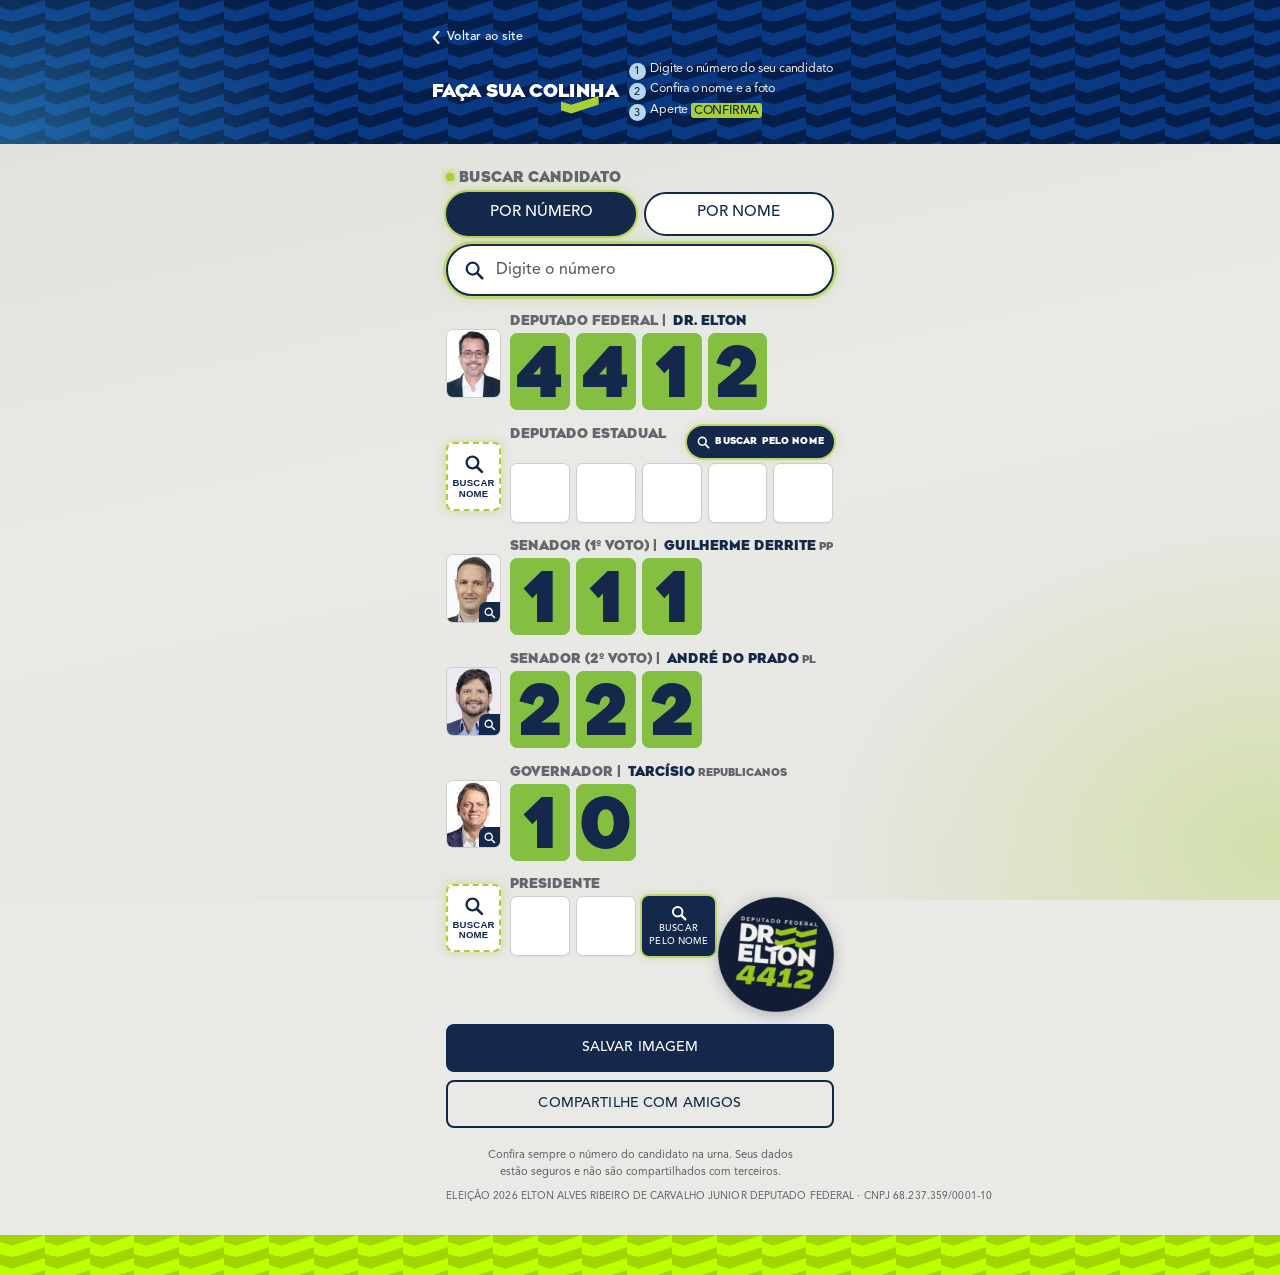
<file: colinha/index.html>
<!doctype html>
<html lang="pt-BR">
<head>
<meta charset="utf-8">
<meta name="viewport" content="width=device-width, initial-scale=1, viewport-fit=cover">
<title>Minha colinha de voto</title>
<meta name="description" content="Monte sua colinha de voto para 4 de outubro. Digite os números e confira os nomes antes de ir votar.">
<meta name="robots" content="noindex">
<!-- Previa do link em Instagram, WhatsApp e Facebook. O MESMO index.html serve
     TODOS os subdominios da colinha (santinho, lindoso, rogerio, anistaldo,
     regina, colinhacompleta, e as colinhas do Tozi e da Dulce), e o crawler
     nao roda JS: ele ve este head antes de o tema por hostname existir. Por
     isso a imagem e NEUTRA de proposito — arte de um candidato aqui apareceria
     no link de todos os outros. URL absoluta porque og:image relativa nao e
     garantida pelos raspadores. -->
<meta property="og:type" content="website">
<meta property="og:title" content="Faça sua colinha de voto">
<meta property="og:description" content="Digite os números, confira os nomes e leve na hora de votar. 4 de outubro.">
<meta property="og:image" content="https://drelton4412.com.br/colinha/marca/og-colinha.png">
<meta property="og:image:width" content="1200">
<meta property="og:image:height" content="1200">
<meta name="twitter:card" content="summary">
<!-- As tres fontes que a pagina usa, buscadas junto com o CSS em vez de
     depois dele: sem isto so eram descobertas quando uma regra casava, e
     comecavam ~60ms atras. Sao os numeros da urna que trocam de desenho na
     cara de quem ja esta conferindo o voto. -->
<link rel="preload" as="font" type="font/woff2" href="fonts/geometos-black.woff2" crossorigin>
<link rel="preload" as="font" type="font/woff2" href="fonts/avenir-400.woff2" crossorigin>
<link rel="preload" as="font" type="font/woff2" href="fonts/avenir-500.woff2" crossorigin>
<link rel="stylesheet" href="style.css">
</head>
<body>

<header class="topo">
  <div class="topo-volta" id="volta-area" hidden>
    <!-- O nome acessivel vive no aria-label: no celular o link vira so a seta
         (ver style.css) e o rotulo visivel sai do fluxo. -->
    <a id="volta" class="volta" aria-label="Voltar ao site">
      <svg viewBox="0 0 10 16" aria-hidden="true"><path d="M8 1 L2 8 L8 15" fill="none" stroke="currentColor" stroke-width="2.6" stroke-linecap="round" stroke-linejoin="round"/></svg>
      <span class="volta-txt">Voltar ao site</span>
    </a>
  </div>
  <div class="topo-int">
    <div class="topo-txt">
      <h1 class="marca">
        <!-- Visto OFICIAL da identidade (ID 26 ELTON p.7), pontos exatos do
             vetor, na proporcao natural 170.7x79.3 — nada de esticar. -->
        <svg class="visto-marca" viewBox="0 0 170.7 79.3" aria-hidden="true">
          <path d="M170.7 0 L93.3 25 L46.5 40.1 L0 25.1 L0 64.3 L6 66.2 L46.5 79.3 L154.6 44.4 L170.7 39.2 Z" fill="currentColor"/>
        </svg>
        <span class="marca-txt">Faça sua colinha</span>
      </h1>
      <ol class="passos">
        <li>Digite o número do seu candidato</li>
        <li>Confira o nome e a foto</li>
        <!-- o li e grid: o texto e a tecla precisam vir num item so, senao a
             tecla vira um item de grade sozinha e cai na linha de baixo -->
        <li><span>Aperte <span class="tecla">CONFIRMA</span></span></li>
      </ol>
    </div>
    <div class="selo" id="selo" hidden>
      <span class="selo-cargo" id="selo-cargo"></span>
      <span class="selo-nome" id="selo-nome"></span>
      <span class="selo-numero" id="selo-numero"></span>
    </div>
  </div>
</header>

<main class="folha">

  <!-- Busca do topo: um campo so, numero OU nome, varrendo todos os cargos
       livres de uma vez. O resultado ja diz o cargo; um toque (ou o numero
       completo) preenche o campo certo. Escondida ate os dados carregarem:
       sem dataset nao ha o que buscar.
       O titulo fica FORA da caixa e o placeholder diz "nome": no celular os
       passos do topo somem e este era o unico texto da tela — e dizia so
       "numero". Eleitor nao descobria que dava para buscar pelo nome
       (relato de 28/09/2026). -->
  <div class="busca-geral" id="bg" hidden>
    <label class="bg-titulo" for="bg-input">Buscar candidato</label>
    <!-- Dois botoes bem grandes dizendo COMO buscar. A caixa aceita nome ou
         numero em qualquer modo (buscarGlobal decide pelo que foi digitado);
         o modo so troca o placeholder e o teclado do celular. -->
    <div class="bg-modos" role="group" aria-label="Buscar por">
      <button type="button" class="bg-modo ativo" data-modo="numero" data-ph="Digite o número">Por número</button>
      <button type="button" class="bg-modo" data-modo="nome" data-ph="Digite o nome">Por nome</button>
    </div>
    <div class="bg-caixa">
      <svg class="bg-lupa" viewBox="0 0 24 24" aria-hidden="true">
        <circle cx="10.5" cy="10.5" r="6.5" fill="none" stroke="currentColor" stroke-width="2.4"/>
        <path d="M15.5 15.5L21 21" stroke="currentColor" stroke-width="2.8" stroke-linecap="round"/>
      </svg>
      <input type="search" id="bg-input" class="bg-input"
             placeholder="Digite o número" inputmode="numeric"
             autocomplete="off" enterkeyhint="search">
      <button type="button" id="bg-limpar" class="bg-x" aria-label="Limpar busca" hidden>✕</button>
    </div>
    <ul id="bg-lista" class="bg-lista" hidden></ul>
  </div>

  <p id="aviso" class="aviso" hidden>
    <span id="aviso-txt"></span>
    <button type="button" id="btn-limpar" class="recomecar">
      <svg viewBox="0 0 24 24" aria-hidden="true" fill="none" stroke="currentColor"
           stroke-width="2.4" stroke-linecap="round" stroke-linejoin="round">
        <path d="M20.5 12a8.5 8.5 0 1 1-2.8-6.3"/>
        <path d="M20.5 3.2v4.9h-4.9"/>
      </svg>
      Começar de novo
    </button>
  </p>

  <p id="carregando" class="carregando" role="status">Carregando candidatos…</p>

  <noscript>
    <style>#carregando { display: none; }</style>
    <p class="carregando">
      Esta página precisa de JavaScript para buscar os candidatos pelo número.
      Ative o JavaScript e recarregue.
    </p>
  </noscript>

  <form id="colinha" class="colinha" hidden autocomplete="off"></form>

  <p id="erro-geral" class="erro-geral" role="alert" hidden></p>

  <div class="acoes" id="acoes" hidden>
    <button type="button" id="btn-salvar">Salvar imagem</button>
    <button type="button" id="btn-enviar" class="secundario">Compartilhe com amigos</button>
  </div>

  <p class="rodape">
    Confira sempre o número do candidato na urna. Seus dados estão seguros e não são compartilhados com terceiros.
  </p>

  <!-- Razao social + CNPJ da campanha. O texto vem da config do candidato
       (colinha-core.js): o mesmo HTML serve as tres campanhas. -->
  <p class="legal" id="legal" hidden></p>

</main>

<div class="faixa" aria-hidden="true"></div>

<div id="busca" class="busca" hidden role="dialog" aria-modal="true" aria-labelledby="busca-titulo">
  <div class="busca-painel">
    <div class="busca-topo">
      <h2 class="busca-titulo" id="busca-titulo">Buscar candidato</h2>
      <button type="button" id="busca-fechar" class="busca-x" aria-label="Fechar">✕</button>
    </div>
    <input type="search" id="busca-input" class="busca-input"
           placeholder="Digite o nome do candidato" autocomplete="off"
           enterkeyhint="search" aria-label="Nome do candidato">
    <ul id="busca-lista" class="busca-lista"></ul>
  </div>
</div>

<script type="module" src="app.js"></script>
</body>
</html>
</file>
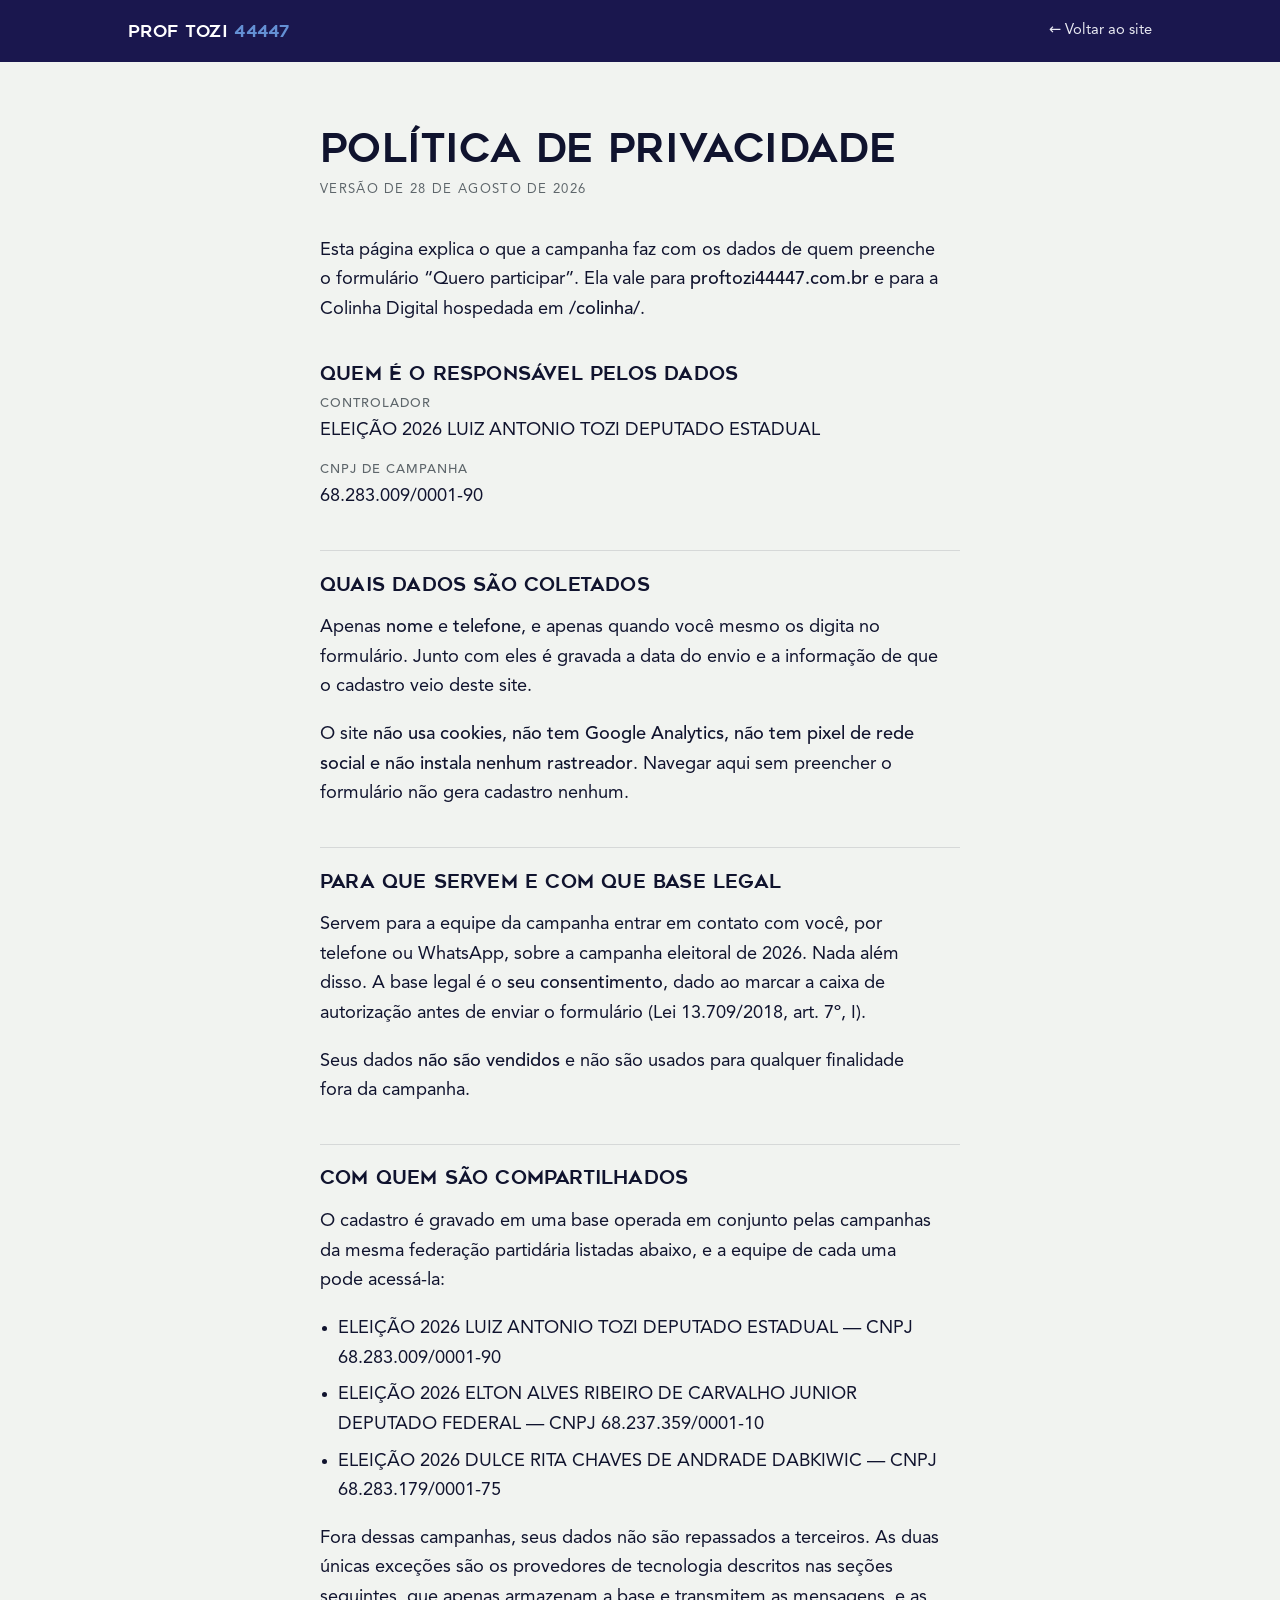
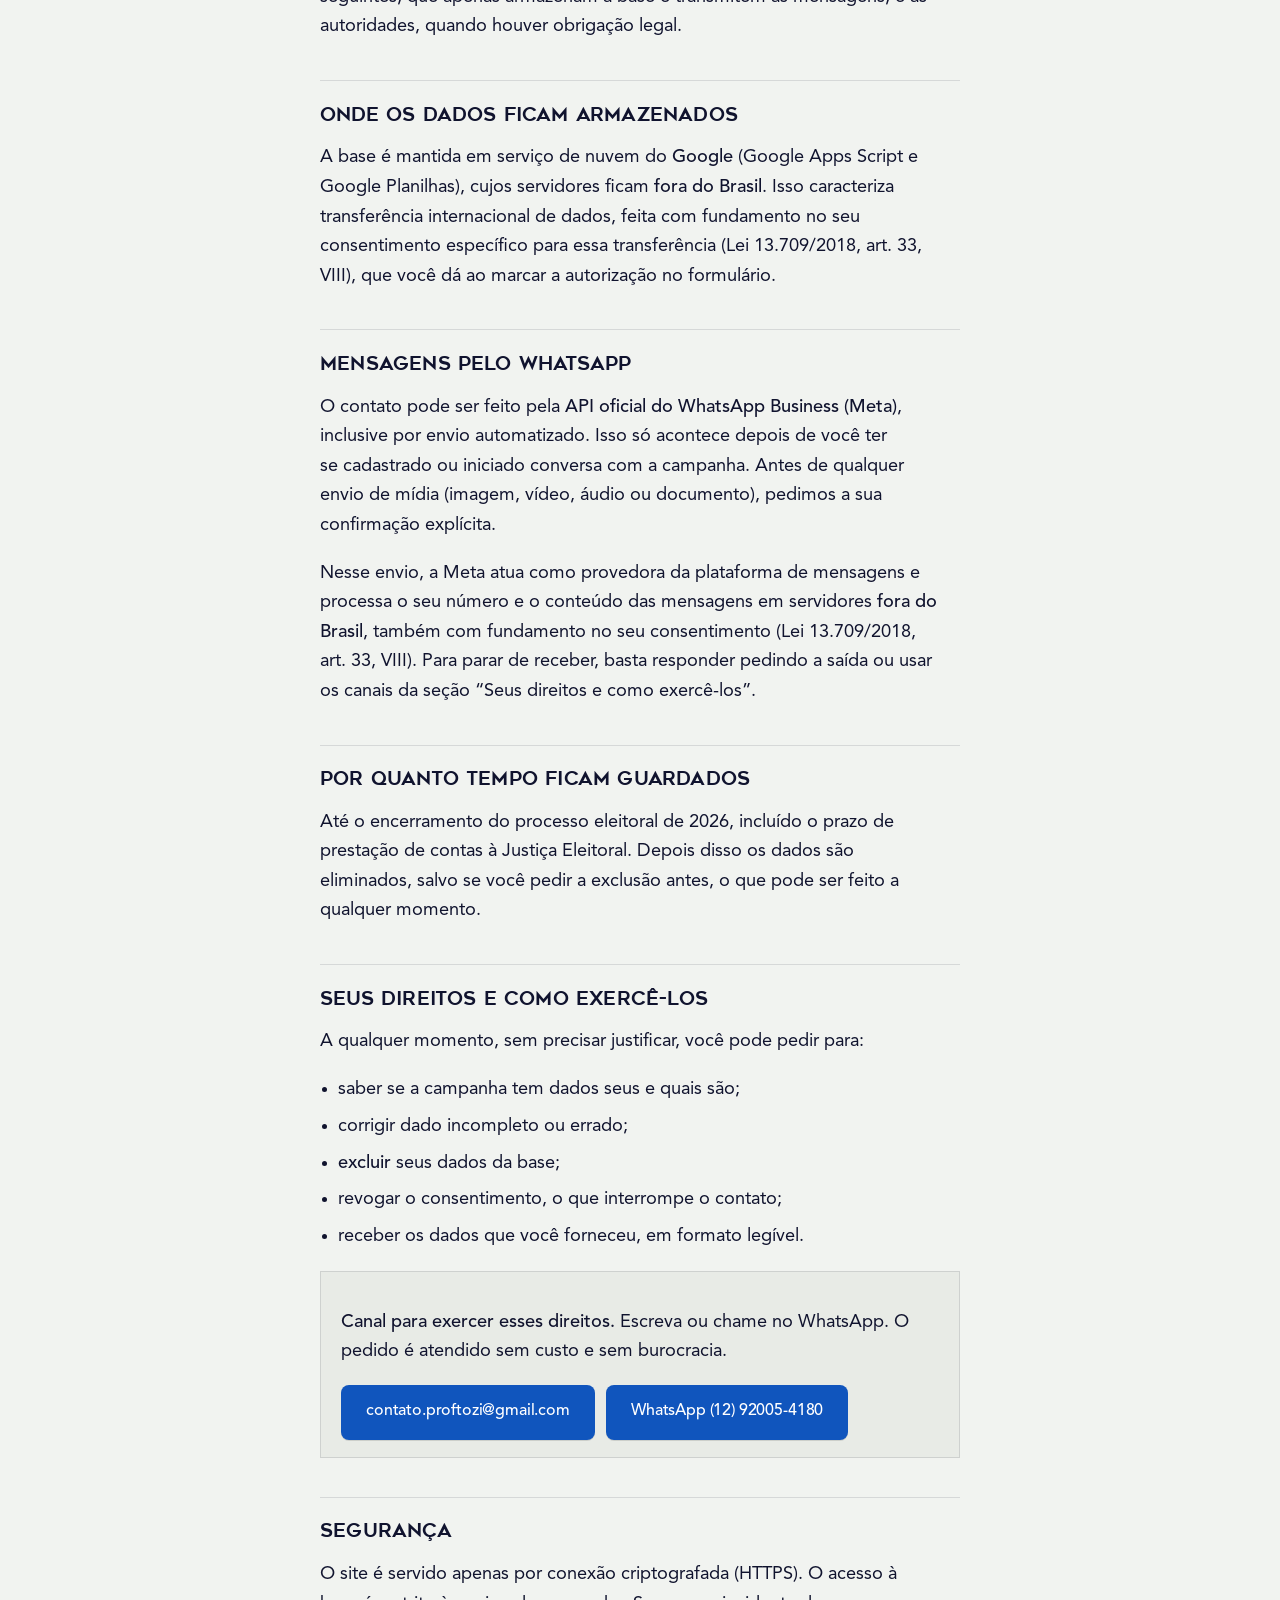
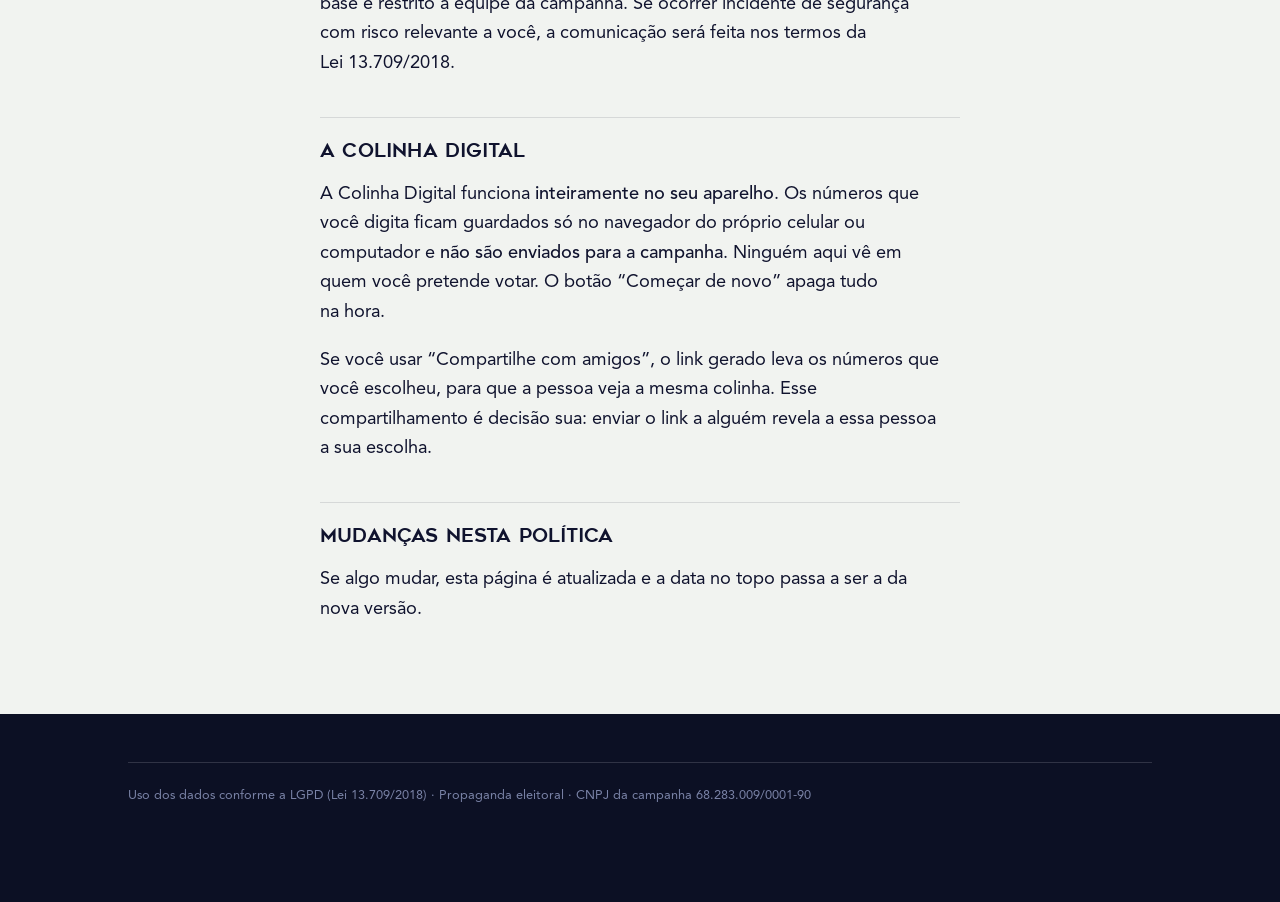
<file: privacidade/index.html>
<!doctype html>
<html lang="pt-BR">
<head>
  <meta charset="utf-8">
  <meta name="viewport" content="width=device-width, initial-scale=1">
  <title>Política de Privacidade — Prof Tozi 44447</title>
  <meta name="description" content="Como a campanha do Prof Tozi trata os dados de quem preenche o formulário do site: quais dados, para quê, com quem, onde ficam e como pedir exclusão.">
  <meta name="robots" content="index, follow">
  <link rel="canonical" href="https://proftozi44447.com.br/privacidade/">
  <meta name="theme-color" content="#1A174E">
  <link rel="icon" type="image/png" sizes="32x32" href="../public/assets/favicon-32.png">
  <link rel="apple-touch-icon" href="../public/assets/apple-touch-icon.png">

  <link rel="preload" as="font" type="font/woff2" href="../public/assets/fonts/geometos.woff2" crossorigin>
  <link rel="preload" as="font" type="font/woff2" href="../public/assets/fonts/avenir-400.woff2" crossorigin>
  <link rel="stylesheet" href="../css/style.css?v=74">

  <!-- Página de texto: em vez de repetir o cabeçalho inteiro do site (que
       carrega o sprite de ícones de ~20 KB só para mostrar a marca), ela traz
       um cabeçalho próprio de uma linha. O CSS é o mesmo do site, então as
       cores, as fontes e o foco visível vêm de lá sem duplicação. -->
  <style>
    .doc-topo {
      background: var(--slate);
      color: var(--chalk);
      padding: 1.1rem 0;
    }
    .doc-topo .wrap { display: flex; align-items: center; justify-content: space-between; gap: 1rem; flex-wrap: wrap; }
    .doc-marca {
      font-family: var(--font-title);
      font-size: 1.05rem; font-weight: 700; letter-spacing: .02em;
      color: #fff; text-decoration: none;
    }
    .doc-marca span { color: var(--brand-lit); }
    .doc-voltar { font-family: var(--font-display); font-size: .92rem; color: var(--chalk); text-decoration: none; }
    .doc-voltar:hover { text-decoration: underline; }

    .doc { padding: clamp(2rem, 6vw, 4rem) 0 4.5rem; }
    .doc .wrap { max-width: 46rem; }
    .doc h1 { font-size: clamp(1.75rem, 5vw, 2.5rem); margin-bottom: .5rem; }
    .doc-data {
      font-family: var(--font-display); font-size: .82rem; letter-spacing: .1em;
      text-transform: uppercase; color: #5E666B; margin: 0 0 2.2rem;
    }
    .doc h2 {
      font-size: 1.2rem; margin: 2.4rem 0 .6rem;
      padding-top: 1.4rem; border-top: 1px solid rgba(16,19,46,.12);
    }
    .doc h2:first-of-type { border-top: none; padding-top: 0; }
    .doc p, .doc li { max-width: 62ch; }
    .doc ul, .doc ol { padding-left: 1.15rem; }
    .doc li { margin-bottom: .45rem; }
    /* :not(.btn) é obrigatório: `.doc a` tem especificidade maior que
       `.btn-cta` e pintava o texto dos botões de azul sobre o fundo azul
       deles — dois retângulos sólidos, sem texto legível. */
    .doc a:not(.btn) { color: var(--brand); text-underline-offset: 2px; }
    .doc dl { margin: 0; display: grid; gap: .9rem; }
    .doc dt {
      font-family: var(--font-display); font-weight: 700; font-size: .8rem;
      letter-spacing: .08em; text-transform: uppercase; color: #5E666B;
    }
    .doc dd { margin: .1rem 0 0; }
    .doc-quadro {
      background: var(--porcelain-2);
      border: 1px solid rgba(16,19,46,.12);
      padding: 1.1rem 1.25rem;
      margin: 1.2rem 0;
    }
    .doc-quadro p:last-child { margin-bottom: 0; }
    .doc-contato { display: flex; flex-wrap: wrap; gap: .7rem; margin-top: 1rem; }
  </style>
</head>
<body>

  <header class="doc-topo">
    <div class="wrap">
      <a class="doc-marca" href="../">PROF TOZI <span>44447</span></a>
      <a class="doc-voltar" href="../">← Voltar ao site</a>
    </div>
  </header>

  <main class="doc">
    <div class="wrap">

      <h1>Política de Privacidade</h1>
      <p class="doc-data">Versão de 28 de agosto de 2026</p>

      <p>
        Esta página explica o que a campanha faz com os dados de quem preenche
        o formulário “Quero participar”. Ela vale para
        <strong>proftozi44447.com.br</strong> e para a Colinha Digital
        hospedada em <strong>/colinha/</strong>.
      </p>

      <h2>Quem é o responsável pelos dados</h2>
      <dl>
        <div>
          <dt>Controlador</dt>
          <dd>ELEIÇÃO 2026 LUIZ ANTONIO TOZI DEPUTADO ESTADUAL</dd>
        </div>
        <div>
          <dt>CNPJ de campanha</dt>
          <dd>68.283.009/0001-90</dd>
        </div>
      </dl>

      <h2>Quais dados são coletados</h2>
      <p>
        Apenas <strong>nome</strong> e <strong>telefone</strong>, e apenas
        quando você mesmo os digita no formulário. Junto com eles é gravada a
        data do envio e a informação de que o cadastro veio deste site.
      </p>
      <p>
        O site <strong>não usa cookies, não tem Google Analytics, não tem pixel
        de rede social e não instala nenhum rastreador</strong>. Navegar aqui
        sem preencher o formulário não gera cadastro nenhum.
      </p>

      <h2>Para que servem e com que base legal</h2>
      <p>
        Servem para a equipe da campanha entrar em contato com você, por
        telefone ou WhatsApp, sobre a campanha eleitoral de 2026. Nada além
        disso. A base legal é o <strong>seu consentimento</strong>, dado ao
        marcar a caixa de autorização antes de enviar o formulário
        (Lei 13.709/2018, art. 7º, I).
      </p>
      <p>
        Seus dados <strong>não são vendidos</strong> e não são usados para
        qualquer finalidade fora da campanha.
      </p>

      <h2>Com quem são compartilhados</h2>
      <!-- PONTO DE DECISÃO 1 — advogado eleitoral.
           Este texto descreve o que o código faz HOJE: os formulários dos três
           sites (site-tozi, site-campanha, site-dulcerita) enviam para o MESMO
           endpoint do Google Apps Script, ou seja, para a mesma planilha,
           separados apenas por um campo `origem`.
           SE as bases forem separadas por CNPJ, troque esta seção inteira por:
           "Seus dados ficam apenas com a campanha do Prof. Tozi e não são
           compartilhados com nenhuma outra campanha, empresa ou pessoa." -->
      <p>
        O cadastro é gravado em uma base operada em conjunto pelas campanhas da
        mesma federação partidária listadas abaixo, e a equipe de cada uma pode
        acessá-la:
      </p>
      <ul>
        <li>ELEIÇÃO 2026 LUIZ ANTONIO TOZI DEPUTADO ESTADUAL — CNPJ 68.283.009/0001-90</li>
        <li>ELEIÇÃO 2026 ELTON ALVES RIBEIRO DE CARVALHO JUNIOR DEPUTADO FEDERAL — CNPJ 68.237.359/0001-10</li>
        <li>ELEIÇÃO 2026 DULCE RITA CHAVES DE ANDRADE DABKIWIC — CNPJ 68.283.179/0001-75</li>
      </ul>
      <p>
        Fora dessas campanhas, seus dados não são repassados a terceiros. As duas
        únicas exceções são os provedores de tecnologia descritos nas seções
        seguintes, que apenas armazenam a base e transmitem as mensagens, e as
        autoridades, quando houver obrigação legal.
      </p>

      <h2>Onde os dados ficam armazenados</h2>
      <p>
        A base é mantida em serviço de nuvem do <strong>Google</strong> (Google
        Apps Script e Google Planilhas), cujos servidores ficam
        <strong>fora do Brasil</strong>. Isso caracteriza transferência
        internacional de dados, feita com fundamento no seu consentimento
        específico para essa transferência (Lei 13.709/2018, art. 33, VIII), que
        você dá ao marcar a autorização no formulário.
      </p>

      <h2>Mensagens pelo WhatsApp</h2>
      <p>
        O contato pode ser feito pela <strong>API oficial do WhatsApp Business
        (Meta)</strong>, inclusive por envio automatizado. Isso só acontece
        depois de você ter se cadastrado ou iniciado conversa com a campanha.
        Antes de qualquer envio de mídia (imagem, vídeo, áudio ou documento),
        pedimos a sua confirmação explícita.
      </p>
      <p>
        Nesse envio, a Meta atua como provedora da plataforma de mensagens e
        processa o seu número e o conteúdo das mensagens em servidores
        <strong>fora do Brasil</strong>, também com fundamento no seu
        consentimento (Lei 13.709/2018, art. 33, VIII). Para parar de receber,
        basta responder pedindo a saída ou usar os canais da seção
        “Seus direitos e como exercê-los”.
      </p>

      <h2>Por quanto tempo ficam guardados</h2>
      <!-- PONTO DE DECISÃO 2 — confirmar o prazo com o advogado e o contador.
           O prazo abaixo é o que faz sentido para dado de campanha, mas quem
           define é a campanha, e o que estiver escrito aqui tem que ser
           cumprido de verdade. -->
      <p>
        Até o encerramento do processo eleitoral de 2026, incluído o prazo de
        prestação de contas à Justiça Eleitoral. Depois disso os dados são
        eliminados, salvo se você pedir a exclusão antes, o que pode ser feito a
        qualquer momento.
      </p>

      <h2>Seus direitos e como exercê-los</h2>
      <p>
        A qualquer momento, sem precisar justificar, você pode pedir para:
      </p>
      <ul>
        <li>saber se a campanha tem dados seus e quais são;</li>
        <li>corrigir dado incompleto ou errado;</li>
        <li><strong>excluir</strong> seus dados da base;</li>
        <li>revogar o consentimento, o que interrompe o contato;</li>
        <li>receber os dados que você forneceu, em formato legível.</li>
      </ul>

      <div class="doc-quadro">
        <!-- PONTO DE DECISÃO 3 — a LGPD (art. 41) pede a indicação do
             encarregado pelo tratamento de dados. Os canais abaixo são os que
             já estão publicados no site; falta nomear a pessoa responsável.
             Acrescentar aqui: "Encarregado: <nome>". -->
        <p><strong>Canal para exercer esses direitos.</strong> Escreva ou chame
        no WhatsApp. O pedido é atendido sem custo e sem burocracia.</p>
        <div class="doc-contato">
          <a class="btn btn-cta" href="mailto:contato.proftozi@gmail.com?subject=LGPD%20%E2%80%94%20pedido%20sobre%20meus%20dados">contato.proftozi@gmail.com</a>
          <a class="btn btn-cta" href="https://wa.me/5512920054180?text=Ol%C3%A1%21%20Quero%20fazer%20um%20pedido%20sobre%20os%20meus%20dados%20%28LGPD%29." target="_blank" rel="noopener">WhatsApp (12) 92005-4180</a>
        </div>
      </div>

      <h2>Segurança</h2>
      <p>
        O site é servido apenas por conexão criptografada (HTTPS). O acesso à
        base é restrito à equipe da campanha. Se ocorrer incidente de segurança
        com risco relevante a você, a comunicação será feita nos termos da
        Lei 13.709/2018.
      </p>

      <h2>A Colinha Digital</h2>
      <p>
        A Colinha Digital funciona <strong>inteiramente no seu aparelho</strong>.
        Os números que você digita ficam guardados só no navegador do próprio
        celular ou computador e <strong>não são enviados para a campanha</strong>.
        Ninguém aqui vê em quem você pretende votar. O botão “Começar de novo”
        apaga tudo na hora.
      </p>
      <p>
        Se você usar “Compartilhe com amigos”, o link gerado leva os números que
        você escolheu, para que a pessoa veja a mesma colinha. Esse
        compartilhamento é decisão sua: enviar o link a alguém revela a essa
        pessoa a sua escolha.
      </p>

      <h2>Mudanças nesta política</h2>
      <p>
        Se algo mudar, esta página é atualizada e a data no topo passa a ser a
        da nova versão.
      </p>

    </div>
  </main>

  <footer class="site-footer">
    <div class="wrap">
      <p class="footer-legal">
        Uso dos dados conforme a LGPD (Lei 13.709/2018) ·
        Propaganda eleitoral · CNPJ da campanha 68.283.009/0001-90
      </p>
    </div>
  </footer>

</body>
</html>
</file>
<file: css/style.css>
/* =========================================================
   Professor Tozi — Deputado Estadual
   Direção: "a margem do professor" + identidade oficial da campanha
   Paleta: porcelana fria / navy oficial (Pantone 274C/280C) / tinta / azul-marca (Pantone 2132C) / giz
   Fontes: Bricolage Grotesque (display) + Spectral (leitura)
   ========================================================= */

/* ---- fontes oficiais do TOZI ID (servidas localmente, sem Google Fonts) ----
   Geometos = títulos (caps-only: minúscula vira caixa alta, é o desenho)
   Geometos Neue Black = destaque de palavra dentro do título / título curto
   Avenir LT Std = conteúdo, subtítulos e UI (arquivo 500 cobre 500-800) */
@font-face { font-family: "Geometos"; src: url("../public/assets/fonts/geometos.woff2") format("woff2"); font-weight: 100 900; font-display: swap; }
@font-face { font-family: "Geometos Neue"; src: url("../public/assets/fonts/geometos-black.woff2") format("woff2"); font-weight: 900; font-display: swap; }
@font-face { font-family: "Avenir LT Std"; src: url("../public/assets/fonts/avenir-300.woff2") format("woff2"); font-weight: 300; font-display: swap; }
@font-face { font-family: "Avenir LT Std"; src: url("../public/assets/fonts/avenir-400.woff2") format("woff2"); font-weight: 400; font-style: normal; font-display: swap; }
@font-face { font-family: "Avenir LT Std"; src: url("../public/assets/fonts/avenir-i.woff2") format("woff2"); font-weight: 400; font-style: italic; font-display: swap; }
@font-face { font-family: "Avenir LT Std"; src: url("../public/assets/fonts/avenir-500.woff2") format("woff2"); font-weight: 500 800; font-display: swap; }

:root {
  --porcelain: #F1F3F0;   /* fundo (não é creme) */
  --porcelain-2: #E8EBE6; /* faixa alternada */
  --slate: #1A174E;       /* Pantone 274C — hero/rodapé — o "quadro" */
  --slate-2: #001A6D;     /* Pantone 280C — realce do gradiente */
  --ink: #10132E;         /* texto — navy quase preto, 16.3:1 sobre porcelana */
  /* o "secundário" agora é o MESMO tom do principal: o user pediu todo texto
     de fundo claro na cor da tese ("Acredito que a política..."), que herda
     --ink. Token mantido para as seções escuras seguirem sobrescrevendo. */
  --ink-muted: #10132E;
  --brand: #1055BD;       /* Pantone 2132C — acento único (identidade oficial) */
  --brand-lit: #6490D4;   /* azul claro p/ TEXTO/ícone sobre navy — 4.74:1 no pior caso (slate-2) */
  --chalk: #E9EAF2;       /* texto/linhas sobre navy */
  --chalk-line: rgba(233,234,242,.16);

  /* --font-display alimenta botões/nav/legendas (a UI): agora é Avenir.
     Geometos fica restrita a --font-title (títulos + número), como no ID. */
  --font-title: "Geometos", "Avenir LT Std", system-ui, sans-serif;
  --font-title-bold: "Geometos Neue", "Geometos", system-ui, sans-serif;
  --font-display: "Avenir LT Std", system-ui, sans-serif;
  --font-body: "Avenir LT Std", system-ui, sans-serif;

  --wrap: 1120px;
  --gutter: clamp(1.25rem, 5vw, 3rem);
  --radius: 12px;
  --radius-sm: 8px;

  --ease: cubic-bezier(.22, .61, .36, 1);
}

*, *::before, *::after { box-sizing: border-box; }

/* picture é só wrapper do source webp; a imagem interna é o item de layout */
picture { display: contents; }

html { -webkit-text-size-adjust: 100%; }

body {
  margin: 0;
  background: var(--porcelain);
  color: var(--ink);
  font-family: var(--font-body);
  font-size: clamp(1.02rem, 0.98rem + 0.3vw, 1.14rem);
  line-height: 1.62;
  -webkit-font-smoothing: antialiased;
  text-rendering: optimizeLegibility;
  /* clip, não hidden: overflow-x hidden vira scroll container e QUEBRA
     position:sticky dos cards; clip corta igual sem criar container */
  overflow-x: hidden; /* fallback browsers antigos */
  overflow-x: clip;
}

h1, h2, h3, .brand, .btn, .nav a, .tl-year, cite, label {
  font-family: var(--font-display);
}
/* títulos = Geometos (caps); tracking POSITIVO — geométrica larga odeia
   tracking negativo, as hastes colam */
h1, h2, h3 { font-family: var(--font-title); }

h1, h2, h3 { line-height: 1.12; letter-spacing: .01em; margin: 0; font-weight: 700; }

/* sem viúva: nenhuma frase termina com palavra sozinha na última linha
   (pedido do user). pretty re-quebra o parágrafo; browser sem suporte ignora */
p, li, figcaption { text-wrap: pretty; }

/* destaque DENTRO do título: Geometos Neue Black (pedido do user) */
h1 strong, h2 strong, h3 strong,
.section-title strong {
  font-family: var(--font-title-bold);
  font-weight: 900;
}

a { color: inherit; }
img { max-width: 100%; display: block; }

.wrap {
  width: 100%;
  max-width: var(--wrap);
  margin-inline: auto;
  padding-inline: var(--gutter);
}


/* ---------- botões ---------- */
.btn {
  display: inline-flex;
  align-items: center;
  justify-content: center;
  gap: .5rem;
  padding: .85rem 1.5rem;
  border-radius: var(--radius-sm);
  font-size: 1rem;
  font-weight: 600;
  letter-spacing: -0.01em;
  text-decoration: none;
  cursor: pointer;
  border: 1.5px solid transparent;
  transition: transform .18s var(--ease), background-color .18s var(--ease), box-shadow .18s var(--ease);
}
.btn-cta {
  background: var(--brand);
  color: #fff;               /* branco sobre azul-marca = AA 6.87:1 (tinta reprovava, só 2.28:1) */
  box-shadow: 0 1px 0 rgba(0,0,0,.12);
}
.btn-cta:hover { background: #0D4497; transform: translateY(-1px); }
.btn-ghost {
  background: transparent;
  color: var(--chalk);
  border-color: var(--chalk-line);
}
.btn-ghost:hover { border-color: var(--chalk); }
.btn-block { width: 100%; }

/* Pular para o conteúdo: fora da tela até o Tab chegar nele. `top` em vez de
   display:none/visibility porque elemento escondido assim não recebe foco —
   e um skip link que não pode ser focado não é skip link nenhum. */
.pular {
  position: fixed;
  top: -100px;
  left: var(--gutter);
  z-index: 100;
  padding: .7rem 1.1rem;
  background: var(--brand);
  color: #fff;
  font-family: var(--font-display);
  font-weight: 600;
  text-decoration: none;
  border-radius: 0 0 var(--radius-sm) var(--radius-sm);
  transition: top .18s var(--ease);
}
.pular:focus { top: 0; }  /* :focus, nao :focus-visible: o link so e alcancavel por teclado, e o foco programatico (leitor de tela) nao casa com focus-visible */

/* foco visível (acessibilidade). Duas cores porque azul-marca não rende
   3:1 (não-texto) contra o próprio navy do hero/rodapé/form — o âmbar
   original servia os dois lados de graça por ser complementar; o azul
   oficial precisa de --brand-lit nas seções escuras. */
a:focus-visible, button:focus-visible, input:focus-visible {
  outline: 3px solid var(--brand);
  outline-offset: 2px;
  border-radius: 4px;
}
.hero a:focus-visible, .hero button:focus-visible,
.section-dark a:focus-visible, .section-dark button:focus-visible,
.site-footer a:focus-visible, .site-footer button:focus-visible,
.mobile-bar a:focus-visible {
  outline-color: var(--brand-lit);
}

/* ---------- header ---------- */
/* Header camaleão POR CONTRASTE (pedido do user): o header nunca combina
   com a seção — ele se opõe. Seção clara embaixo = header NAVY; seção
   escura (hero/form/rodapé, marcadas com [data-header-dark]) = header
   CLARO. O JS liga .on-dark quando a seção sob o header é escura; aqui
   só as duas peles + transição. */
.site-header {
  position: sticky;
  top: 0;
  z-index: 40;
  /* pele padrão = NAVY (as seções do miolo são claras) */
  background: rgba(16,19,46,.82);
  backdrop-filter: saturate(1.4) blur(10px);
  border-bottom: 1px solid rgba(233,234,242,.14);
  box-shadow: 0 10px 28px rgba(16,19,46,.16);
  transition: background-color .35s var(--ease), border-color .35s var(--ease),
              box-shadow .35s var(--ease);
}
/* seção escura embaixo -> header vira CLARO (o contraste inverte) */
.site-header.on-dark {
  background: rgba(241,243,240,.88);
  border-bottom-color: rgba(16,19,46,.08);
  box-shadow: 0 10px 28px rgba(0,0,0,.22);
}

/* régua de leitura: o grifo âmbar preenchendo conforme o scroll.
   1:1 com o gesto do usuário -> não é motion autônomo, fica mesmo
   sob reduced-motion (feedback, não decoração) */
@supports (animation-timeline: scroll()) {
  .site-header::after {
    content: "";
    position: absolute;
    inset: auto 0 -1px 0;
    height: 2.5px;
    /* sobre navy o azul-marca some (2.39:1); o camaleão troca pro claro */
    background: var(--leitura-cor, var(--brand));
    transform-origin: 0 50%;
    transform: scaleX(0);
    animation: leitura linear forwards;
    animation-timeline: scroll(root);
    transition: background-color .35s var(--ease);
  }
  @keyframes leitura { to { transform: scaleX(1); } }
}
.site-header { --leitura-cor: var(--brand-lit); }  /* pele navy */
.site-header.on-dark { --leitura-cor: var(--brand); } /* pele clara */
.header-inner {
  display: flex;
  align-items: center;
  gap: 1rem;
  min-height: 68px;
}
.brand {
  display: inline-flex;
  align-items: center;
  gap: .65rem;
  text-decoration: none;
  margin-right: auto;
}
/* lockup oficial PROF+ondas+TOZI (vetor do TOZI ID via sprite #i-logo).
   Letras = currentColor; acentos azuis = --logo-acc (atravessa o shadow
   DOM do <use> porque custom property herda). O camaleão troca os dois. */
.brand-logo {
  width: 117px;
  height: 32px;
  color: #fff;                       /* pele navy -> letras brancas */
  --logo-acc: var(--brand-lit);
  transition: color .35s var(--ease);
}
.site-header.on-dark .brand-logo {
  color: var(--slate);               /* pele clara -> letras navy */
  --logo-acc: var(--brand);
}
/* número fixo no header: acompanha toda a rolagem.
   Mesmo tratamento do .brand-mark (navy + azul-marca) pra não inventar
   linguagem nova — é o mesmo objeto de marca, com dígitos. */
.brand-num {
  font-family: var(--font-title);    /* 44447 em Geometos, como no lockup */
  background: var(--chalk);          /* pele navy -> placa clara */
  color: var(--slate);
  border-radius: 6px;
  padding: .2rem .5rem .25rem;
  font-size: .95rem;
  font-weight: 800;
  font-variant-numeric: tabular-nums;
  letter-spacing: .05em;
  transition: background-color .35s var(--ease), color .35s var(--ease);
}
.site-header.on-dark .brand-num { background: var(--slate); color: var(--chalk); }
.nav { display: none; gap: 1.4rem; }
.nav a {
  text-decoration: none;
  font-weight: 500;
  font-size: .98rem;
  color: #C2C9DE;                    /* pele navy -> nav claro */
  padding: .3rem 0;
  position: relative;
  transition: color .35s var(--ease);
}
.nav a:hover { color: #fff; }
.site-header.on-dark .nav a { color: var(--ink-muted); }
.site-header.on-dark .nav a:hover { color: var(--ink); }
/* foco visível acompanha a pele (azul-marca não rende sobre navy) */
.site-header a:focus-visible { outline-color: var(--brand-lit); }
.site-header.on-dark a:focus-visible { outline-color: var(--brand); }
.header-cta { padding: .6rem 1.05rem; font-size: .95rem; }

/* CTA do header respira, chamando atenção.
   Anima `scale` (propriedade independente), NÃO `transform`: assim não
   atropela o `transform: translateY(-1px)` do :hover — os dois convivem.
   Ciclo com fase de descanso (60%-100% parado) pra não virar pisca-pisca
   no canto do olho de quem está lendo. Sem gate de reduced-motion: 5%
   de escala num botão pequeno, não desloca conteúdo. */
.header-cta { animation: cta-respira 2.6s ease-in-out infinite; }

@keyframes cta-respira {
  0%, 60%, 100% {
    scale: 1;
    box-shadow: 0 1px 0 rgba(0,0,0,.12), 0 0 0 0 rgba(16,85,189,0);
  }
  30% {
    scale: 1.055;
    box-shadow: 0 1px 0 rgba(0,0,0,.12), 0 0 0 7px rgba(16,85,189,.18);
  }
}

/* parou pra interagir? o botão para de se mexer */
.header-cta:hover,
.header-cta:focus-visible { animation-play-state: paused; }

/* Abaixo de 560px o header não cabe marca + nome + número + CTA.
   O CTA do header sai: a barra fixa de baixo já leva "Quero participar"
   em todo mobile, então era duplicata — e o espaço vai pro nome e o número,
   que é o que precisa ficar na cabeça do eleitor. */
@media (max-width: 559px) {
  .header-cta { display: none; }
}
@media (min-width: 860px) {
  .nav { display: flex; }
}

/* ---------- hero (réplica da pág 6 do TOZI ID) ----------
   Medidas extraídas do PDF (frame 1920x1080):
   bg #202051 chapado · ondas #0C62AE x0->64.8% na metade inferior ·
   manchete a 6.3% / 33% · placa direita a 5.7% da borda, topo 44% ·
   botão de scroll ~79% x / 87% y */
/* ---------- CAPA + FOLHA (porte da ideia do ScrollExpand p/ a abertura) ----------
   A capa (hero) fica PRESA no topo e o site inteiro é uma folha opaca que
   sobe por cima dela. Abre o site = só a capa; rolar = a folha cobre a capa
   e entrega as seções. Efeito 1:1 com o gesto, sem JS.

   Degrada sozinho: browser sem position:sticky devolve o fluxo normal de
   hoje (capa em cima, seções embaixo) — não existe estado em que algo suma. */
.hero {
  position: sticky;
  top: 0;
  z-index: 0;
  background: #202051;
  color: var(--chalk);
  padding: clamp(2.5rem, 6vw, 5rem) 0 0;
  /* clip, nunca hidden: hidden é scroll container e sequestra scroll()
     das animações internas (timeline preso num scroller que não rola) */
  overflow: clip;
}
/* ondas EXATAS da pág 6 (vetor extraído, cor #0C62AE já no arquivo) */
.hero::before {
  content: "";
  position: absolute;
  left: 0;
  bottom: 0;
  width: 64.8%;
  height: 51.2%;
  background: url("../public/assets/marca/ondas-hero.svg") no-repeat 0 0 / 100% 100%;
  pointer-events: none;
}
/* véu: a capa escurece conforme a folha a cobre, pra ela recuar em vez de
   só "sumir atrás". scroll(root) é o mesmo timeline da régua de leitura do
   header, já em produção aqui. Sem gate de reduced-motion: é opacidade
   ligada ao gesto de rolagem, não movimento autônomo. */
.hero::after {
  content: "";
  position: absolute;
  inset: 0;
  z-index: 2;
  background: #0A0C22;
  opacity: 0;
  pointer-events: none;
}
@supports (animation-timeline: scroll()) {
  .hero::after {
    animation: capa-recua linear both;
    animation-timeline: scroll(root);
    animation-range: 0 82vh;          /* some no primeiro "tela cheia" de rolagem */
  }
  @keyframes capa-recua { from { opacity: 0; } to { opacity: .62; } }
}

/* Trilho da capa: é ele que define POR QUANTO TEMPO ela fica presa.
   Sem trilho, o sticky durava o <main> inteiro — a capa virava um fundo fixo
   pintado a página toda (o "popup por cima do fundo" que não queremos), e essa
   camada gigante sempre viva é o que piscava o fundo antigo no scroll rápido.
   Com o trilho, assim que a folha cobre, a capa SOLTA, sobe e sai da tela: o
   fundo passa a ser das seções, de verdade.

   O padding do trilho e a margem negativa da folha se cancelam — a altura
   total da página e a distância da revelação continuam exatamente as de antes. */
.capa-trilho {
  height: 140vh;
  height: 140svh;   /* svh: barra do navegador móvel não altera o trilho */
}

/* a folha: o site inteiro deslizando sobre a capa */
.folha {
  position: relative;
  z-index: 1;
  margin-top: -140vh;
  margin-top: -140svh;
  background: var(--porcelain);
  border-radius: 26px 26px 0 0;
  box-shadow: 0 -20px 52px rgba(10,12,34,.42);
}

.hero-grid { position: relative; z-index: 1; }
.hero-grid {
  display: grid;
  gap: clamp(1rem, 3vw, 2rem);
  align-items: end;
}
/* Identidade eleitoral no hero = placa da DIREITA (guia pág 6):
   "DEPUTADO ESTADUAL" rastreado + lockup completo PROF/ondas/TOZI/44447.
   O antigo bloco hero-id (nome+cargo+placa) morreu — era redundante. */
.hero-plate {
  display: flex;
  flex-direction: column;
  align-items: flex-start;
  gap: .55rem;
  color: #fff;                       /* letras e dígitos do lockup */
}
.plate-cargo {
  font-family: var(--font-display);
  font-weight: 700;
  /* pág 6: cargo ocupa a mesma largura da placa (tracking abre a linha) */
  font-size: clamp(.78rem, 1.35vw, 1.3rem);
  letter-spacing: .3em;
  text-transform: uppercase;
  color: #fff;
  white-space: nowrap;
}
.plate-logo {
  /* pág 6: placa = 27.7% da largura do frame */
  width: clamp(230px, 27.7vw, 460px);
  aspect-ratio: 531.9 / 266.1;
  height: auto;
}
.hero-title {
  /* pág 6: 2 linhas. A manchete é mais longa que o slogan do guia, então o
     corpo cede pra cada frase caber na SUA linha (a maior pede ~618px). */
  font-size: clamp(1.4rem, 2.15vw, 2rem);
  font-weight: 700;
  letter-spacing: .01em;
  line-height: 1.12;
  color: var(--chalk);
  margin: 0 0 1.2rem;
}
.hero-lead {
  font-size: clamp(1.1rem, 1rem + 0.6vw, 1.32rem);
  color: #C7CEE3;
  max-width: 46ch;
  margin: 0 0 1.8rem;
}
.hero-actions { display: flex; flex-wrap: wrap; gap: .8rem; margin-bottom: 2.2rem; }
/* CTAs do hero: os DOIS brancos com tinta navy — azul-marca sumia sobre as
   ondas azuis, e branco é o único plano que destaca nos dois fundos.
   "Ver propostas" larga o estilo fantasma e acompanha o principal. */
.hero .btn-cta,
.hero .btn-ghost {
  background: #fff;
  color: #202051;
  border-color: #fff;
  font-weight: 700;
  box-shadow: 0 8px 16px rgba(0,0,0,.38), 0 28px 64px rgba(0,0,0,.72);
}
.hero .btn-cta:hover,
.hero .btn-ghost:hover { background: var(--chalk); border-color: var(--chalk); }
@media (min-width: 860px) {
  /* desce o bloco de ação: simetria vertical com a placa da direita */
  .hero-actions { margin-top: 3rem; }
}

.hero-photo {
  position: relative;
  align-self: end;
  justify-self: center;
  min-height: 280px;
  width: 100%;
  max-width: 500px;
  display: flex;
  justify-content: center;
}
.hero-halo {
  position: absolute;
  inset: auto 0 0 0;
  height: 86%;
  background: radial-gradient(58% 62% at 50% 42%, rgba(190,205,214,.30), rgba(190,205,214,0) 70%);
  filter: blur(6px);
}
.hero-img {
  position: relative;
  z-index: 1;
  height: clamp(440px, 70vw, 760px);   /* foto maior (pedido do user, 2ª aumentada) */
  width: auto;
  object-fit: contain;
  object-position: bottom center;
  filter: drop-shadow(0 24px 40px rgba(0,0,0,.35));
}
/* fallback quando a foto ainda não foi salva */
.hero-photo-fallback { display: none; }
.hero-photo.no-photo .hero-img { display: none; }
.hero-photo.no-photo .hero-photo-fallback {
  display: grid;
  place-items: center;
  gap: .6rem;
  align-content: center;
  width: 230px; height: 340px;
  margin-top: auto;
  border: 1.5px dashed var(--chalk-line);
  border-radius: var(--radius);
  color: var(--chalk-line);
  text-align: center;
}
.hero-photo.no-photo .hero-photo-fallback span {
  font-family: var(--font-display);
  font-size: 3rem; font-weight: 800;
  color: rgba(233,234,242,.4);
}
.hero-photo.no-photo .hero-photo-fallback small { font-family: var(--font-display); font-size: .72rem; }

@media (min-width: 860px) {
  /* palco absoluto com as coordenadas da pág 6 (grid não reproduz a
     sobreposição foto/ondas/manchete do guia) */
  .hero { padding: 0; --palco: clamp(620px, 92vh, 900px); }
  .hero-grid {
    display: block;
    max-width: none;
    height: var(--palco);
    padding: 0;
  }
  .hero-copy {
    position: absolute;
    left: 6.3%;
    top: 27%;
    width: min(43vw, 630px);   /* manchete longa: a coluna cede 50px */
    /* z-index PRECISA estar aqui: .hero-copy é o elemento posicionado.
       Estava no .hero-title, que é estático — onde a propriedade é ignorada,
       e por isso o bloco inteiro pintava atrás da foto. */
    z-index: 2;
  }
  .hero-title {
    /* piso menor que o do mobile: entre 860 e 1200 a coluna é estreita e o
       piso de 1.4rem forçava a frase a quebrar em 4 linhas */
    font-size: clamp(1.15rem, 2.15vw, 2rem);
  }
  /* BOX DO LEAD: termina onde o boneco começa, em qualquer tela.
     A foto é centrada e a largura dela é derivada da altura do palco
     (razão 1157/1500 do arquivo → metade = palco × 0.95 × 0.38567).
     Borda esquerda do Tozi = 50vw − essa metade; o lead vai de 6.3vw até
     lá, com 28px de respiro. O piso de 240px evita coluna-espaguete em
     janela muito baixa — nesse extremo o texto encosta milímetros na borda
     TRANSPARENTE do arquivo, não no corpo. */
  .hero-lead {
    max-width: max(240px, calc(43.7vw - var(--palco) * 0.95 * 0.38567 - 28px));
  }
  .hero-photo {
    position: absolute;
    inset: auto 0 0 0;          /* centra sem transform (a entrada anima transform) */
    justify-content: center;
    height: 95%;
    max-width: none;
    min-height: 0;
    z-index: 1;
  }
  .hero-img { height: 100%; }
  .hero-plate {
    position: absolute;
    right: 5.7%;
    top: 42%;
    z-index: 2;
  }
}
/* mobile: manchete -> placa -> foto (foto continua cortada na dobra da seção) */
@media (max-width: 859px) {
  .hero-plate { order: 2; margin: .4rem 0 1.4rem; }
  .hero-photo { order: 3; }
  /* a quebra manual da manchete é de DESKTOP: em tela estreita ela prendia
     cada frase numa linha e o texto estourava; sem ela quebram sozinhas */
  .hero-title .q-desk { display: none; }
}
/* mobile: manchete -> placa -> foto (foto continua cortada na dobra da seção) */
@media (max-width: 859px) {
  .hero-plate { order: 2; margin: .4rem 0 1.4rem; }
  .hero-photo { order: 3; }
}

/* ===== VIDA DO HERO ======================================================
   Na ENTRADA: elementos pousam em cascata. Halo respira em loop lento.
   No SCROLL: a foto do Tozi se aproxima sutilmente (gateado por
   reduced-motion).                                                       */
.hero-stage { display: contents; }

/* botão circular de scroll (guia pág 6), canto inferior direito do hero */
.hero-scroll {
  /* pág 6: círculo #0C62AE de ~5.6vw centrado em 79% x / 87% y */
  position: absolute;
  right: 18%;
  bottom: 8%;
  z-index: 2;
  display: none;
  place-items: center;
  width: clamp(56px, 5.6vw, 92px);
  height: clamp(56px, 5.6vw, 92px);
  border-radius: 50%;
  background: #0C62AE;
  color: #fff;
  box-shadow: 0 10px 26px rgba(0,0,0,.35);
  transition: background-color .18s var(--ease), transform .18s var(--ease);
}
.hero-scroll:hover { background: #0D4497; transform: translateY(3px); }
@media (min-width: 860px) { .hero-scroll { display: grid; } }
/* convite sutil: a seta acena. transform no SVG interno pra não brigar
   com o translateY do hover no <a> */
.hero-scroll svg { animation: seta-acena 2.4s ease-in-out infinite; }
@keyframes seta-acena {
  0%, 55%, 100% { transform: translateY(0); }
  30%           { transform: translateY(4px); }
}
.hero-scroll:hover svg { animation-play-state: paused; }

/* halo respira: a página nunca fica parada (micro-opacidade, sem gate) */
.hero-halo {
  opacity: .55; /* = ao from da anim: sem salto quando o delay de 2s acaba */
  animation: halo-respira 6.5s ease-in-out 2s infinite alternate;
}
@keyframes halo-respira {
  from { opacity: .55; }
  to   { opacity: 1; }
}

/* foto responde ao scroll (Tozi dá um passo à frente) */
@supports (animation-timeline: scroll()) {
  @media (prefers-reduced-motion: no-preference) {
    .hero-img {
      animation: tozi-aproxima linear both;
      animation-timeline: scroll(root);
      animation-range: 0vh 70vh;
    }
    @keyframes tozi-aproxima { to { transform: scale(1.05) translateY(-1.2%); } }
  }
}

/* ---------- seções ---------- */
.section { padding: clamp(3rem, 7vw, 5.5rem) 0; }
/* Alternância de cor por seção (pedido do user): azul, branca, azul...
   hero AZUL -> quem BRANCA -> trajetória AZUL -> propostas BRANCA ->
   depoimentos AZUL -> participar BRANCA -> rodapé escuro.
   Seção azul = .section-dark (+ data-header-dark p/ o header camaleão). */
.section-dark { background: var(--slate); color: var(--chalk); }
.section-dark .section-kicker { color: #C2C9DE; }
.section-dark .n-lead, .section-dark .n-fecho { color: var(--chalk); }
/* trajetória sobre navy: marcadores e linha clareiam */
.section-dark .trajeto > li > p { color: #C2C9DE; }
.section-dark .trajeto strong { color: #fff; }
.section-dark .trajeto > li::before { background: var(--slate); border-color: var(--brand-lit); }
.section-dark .trajeto > li::after { background: rgba(233,234,242,.2); }
.section-dark .tl-pulso { border-color: var(--brand-lit); }
.section-dark .marcos li { color: #C2C9DE; }
.section-dark .marcos li::before { background: var(--brand-lit); }
/* depoimentos sobre navy */
.section-dark .vdep figcaption { color: var(--brand-lit); }
.section-dark .g-tile figcaption { color: #C2C9DE; }

.section-head { margin-bottom: clamp(1.6rem, 3vw, 2.6rem); }
/* Títulos DISPLAY (pedido: "QUEM SOU EU bem grandão, estourando").
   Caixa alta como no material oficial; o tamanho vence, então o peso 800
   segura e o line-height fecha. Teto 5.2rem < 6rem (acima é grito). */
.section-title {
  /* Geometos: corpo recalibrado pra largura da fonte (DEPOIMENTOS tem que
     caber em 390px). uppercase fica: é no-op na Geometos mas segura o
     fallback Avenir no mesmo desenho */
  font-size: clamp(1.9rem, 1.15rem + 3.6vw, 4.4rem);
  font-weight: 700;
  text-transform: uppercase;
  letter-spacing: .015em;
  line-height: 1;
  text-wrap: balance;
}
.section-kicker { color: var(--ink-muted); margin: .8rem 0 0; max-width: 52ch; }

/* o título display precisa da largura toda: a antiga coluna de 240px
   ("margem do professor") não segura QUEM SOU EU em 5rem — vira fluxo único */
.section-grid { display: grid; gap: 1.5rem; }
/* Quem sou eu: tese + ficha de tópicos (escaneável no mobile) */
.quem-tese {
  font-size: clamp(1.2rem, 1.05rem + .8vw, 1.5rem);
  line-height: 1.38;
  margin: 0 0 1.7rem;
  max-width: 30ch;
}
.quem-intro { margin: 0 0 1.8rem; max-width: 62ch; color: var(--ink-muted); }
.quem-valores { margin: 1.7rem 0 0; max-width: 60ch; color: var(--ink-muted); }
.perfil {
  margin: 1.6rem 0 0;
  font-size: .95rem;
  color: var(--ink-muted);
  max-width: 58ch;
}
.perfil strong { color: var(--ink); font-weight: 600; }
/* ficha com réguas (layout original) e zebra só na COR DO TEXTO:
   linha azul-marca, linha tinta. Versão de FUNDO zebrado ficou salva no
   commit "Identidade oficial TOZI ID" — restaurar de lá se ele preferir. */
/* ficha zebrada: linha de fundo azul, linha branca — cara de tabela.
   Azul um pouco mais forte que a 1ª versão (era .09 de alpha). */
.ficha {
  list-style: none;
  margin: 0;
  padding: 0;
  max-width: 58ch;
  border: 1px solid rgba(16,19,46,.08);
  border-radius: var(--radius-sm);
  overflow: hidden;
}
.ficha li {
  padding: .75rem 1.1rem;
  color: var(--ink-muted);
  line-height: 1.45;
}
.ficha li:nth-child(odd) { background: rgba(16,85,189,.20); }
.ficha li:nth-child(even) { background: #fff; }
.ficha strong { color: var(--ink); font-weight: 600; }

/* ---------- lead / fecho de seção ---------- */
.n-lead {
  font-size: clamp(1.15rem, 1.02rem + .7vw, 1.42rem);
  line-height: 1.45;
  color: var(--ink);
  max-width: 62ch;
  margin: 0 0 2.1rem;
}
.n-fecho {
  font-size: 1.1rem;
  color: var(--ink);
  max-width: 60ch;
  margin: 2.2rem 0 0;
}

/* ---------- trajetória (etapas nomeadas; sequência real, sem datas) ---------- */
.trajeto { list-style: none; margin: 0; padding: 0; max-width: 68ch; }
.trajeto > li { position: relative; padding: 0 0 2.3rem 2.3rem; }
.trajeto > li::before {            /* marcador da etapa */
  content: "";
  position: absolute; left: 0; top: .4rem;
  width: 14px; height: 14px;
  border-radius: 50%;
  background: var(--porcelain-2);
  border: 2.5px solid var(--brand);
  z-index: 1;
}
.trajeto > li::after {             /* linha conectora entre etapas */
  content: "";
  position: absolute; left: 6px; top: 1.5rem; bottom: 0;
  width: 2px; background: rgba(16,19,46,.14);
}
.trajeto > li:last-child { padding-bottom: 0; }
.trajeto > li:last-child::after { display: none; }

/* pulso do marcador: anel âmbar que expande e some, em cascata pelas
   etapas (delay por índice). Span real no HTML porque ::before já é o
   círculo e ::after já é a linha conectora.
   Sem gate de reduced-motion: é só escala+opacidade de um anel de 14px,
   área mínima, sem deslocamento de conteúdo. */
.tl-pulso {
  position: absolute;
  left: 0; top: .4rem;
  width: 14px; height: 14px;
  border-radius: 50%;
  border: 2px solid var(--brand);
  pointer-events: none;
  opacity: 0;
  animation: tl-pulsa 3.4s ease-out infinite;
}
.trajeto > li:nth-child(1) .tl-pulso { animation-delay: 0s; }
.trajeto > li:nth-child(2) .tl-pulso { animation-delay: .5s; }
.trajeto > li:nth-child(3) .tl-pulso { animation-delay: 1s; }
.trajeto > li:nth-child(4) .tl-pulso { animation-delay: 1.5s; }
.trajeto > li:nth-child(5) .tl-pulso { animation-delay: 2s; }

@keyframes tl-pulsa {
  0%       { transform: scale(1);   opacity: .85; }
  45%, 100% { transform: scale(2.6); opacity: 0; }
}

/* o miolo do marcador respira junto */
.trajeto > li::before { transition: none; }
.trajeto > li:nth-child(1)::before { animation: tl-mio 3.4s ease-in-out infinite; }
.trajeto > li:nth-child(2)::before { animation: tl-mio 3.4s ease-in-out .5s infinite; }
.trajeto > li:nth-child(3)::before { animation: tl-mio 3.4s ease-in-out 1s infinite; }
.trajeto > li:nth-child(4)::before { animation: tl-mio 3.4s ease-in-out 1.5s infinite; }
.trajeto > li:nth-child(5)::before { animation: tl-mio 3.4s ease-in-out 2s infinite; }

/* cores do pisca via vars: a seção escura sobrescreve sem duplicar keyframes */
@keyframes tl-mio {
  0%, 40%, 100% { background: var(--tl-idle, var(--porcelain-2)); }
  12%           { background: var(--tl-hot, var(--brand)); }
}
.section-dark .trajeto { --tl-idle: var(--slate); --tl-hot: var(--brand-lit); }
.trajeto h3 { font-size: clamp(1.2rem, 1.05rem + .7vw, 1.5rem); margin-bottom: .45rem; }
.trajeto > li > p { margin: 0 0 .85rem; color: var(--ink-muted); }
.trajeto strong { color: var(--ink); font-weight: 600; }

/* ---------- marcos: sub-itens (trajetória + propostas) ---------- */
.marcos { list-style: none; margin: 0; padding: 0; }
.marcos li {
  position: relative;
  padding-left: 2.6rem;
  margin-bottom: .5rem;
  font-size: 1.02rem;
  color: var(--ink-muted);
  line-height: 1.5;
}
/* o "traço" virou o símbolo oficial das ondas (mask = cor controlável).
   30×13px: abaixo de ~12px de altura as 7 faixas viram borrão */
.marcos li::before {
  content: "";
  position: absolute; left: 0; top: .28em;
  width: 30px; height: 13px;
  background: var(--brand);
  -webkit-mask: url("../public/assets/marca/ondas.svg") no-repeat center / contain;
          mask: url("../public/assets/marca/ondas.svg") no-repeat center / contain;
}
.m-body .marcos { margin-top: .85rem; }

/* ---------- propostas: stacking cards (scroll-driven) ----------
   Cada proposta é um card sticky; os anteriores encolhem conforme o
   próximo cobre (animation-timeline). 3 camadas:
   1. sem view-timeline  -> só o empilhado sticky (funciona em todo browser)
   2. com view-timeline  -> + scale dirigido pelo scroll
   3. reduced-motion     -> sem scale (sticky fica: é layout, não animação) */
.stack {
  --numcards: 5;
  --stack-top: 84px;   /* header 68px + folga */
  --stack-step: 10px;  /* degrau visível entre cards empilhados */
  list-style: none;
  margin: 0;
  padding: 0;
  max-width: 820px;
  view-timeline-name: --stack-scrolls-in-body;
}
.p-card {
  --index0: calc(var(--index) - 1);
  --reverse-index: calc(var(--numcards) - var(--index0));
  position: sticky;
  top: calc(var(--stack-top) + var(--index0) * var(--stack-step));
  margin-bottom: 1.4rem;
}
.p-card:nth-child(1) { --index: 1; }
.p-card:nth-child(2) { --index: 2; }
.p-card:nth-child(3) { --index: 3; }
.p-card:nth-child(4) { --index: 4; }
.p-card:nth-child(5) { --index: 5; }
.p-card:last-child { margin-bottom: 0; }

.p-card-inner {
  background: #fff;
  border: 1px solid rgba(16,19,46,.10);
  border-radius: var(--radius);
  padding: clamp(1.3rem, 3vw, 2rem);
  box-shadow: 0 12px 32px rgba(26,23,78,.12);
  transform-origin: 50% 0;
}

/* scale só onde há timeline E o usuário aceita motion; fora do @supports o
   browser rodaria a animação com 0s e congelaria os cards encolhidos */
@supports (animation-timeline: view()) {
  @media (prefers-reduced-motion: no-preference) {
    .p-card-inner {
      --start-range: calc(var(--index0) / var(--numcards) * 100%);
      --end-range: calc(var(--index) / var(--numcards) * 100%);
      animation: linear stack-scale forwards;
      animation-timeline: --stack-scrolls-in-body;
      animation-range: exit-crossing var(--start-range) exit-crossing var(--end-range);
    }
    @keyframes stack-scale {
      /* fator 0.05 (não os 0.1 do demo): com 5 cards, 0.1 encolheria o 1º a 0.6 */
      to { transform: scale(calc(1.05 - (0.05 * var(--reverse-index)))); }
    }
  }
}

.m-body h3 { font-size: clamp(1.3rem, 1.1rem + 1vw, 1.7rem); margin-bottom: .35rem; }
.m-body p { margin: 0; color: var(--ink-muted); max-width: 60ch; }

/* ---------- depoimentos + galeria ---------- */
.quotes {
  display: grid;
  gap: 1.4rem;
  margin-bottom: clamp(2rem, 4vw, 3rem);
}
@media (min-width: 780px) {
  .quotes { grid-template-columns: 1fr 1fr; }
  .quote-lg { grid-column: 1 / -1; }
}
.quote {
  margin: 0;
  padding: 1.5rem 1.6rem;
  background: var(--porcelain);
  border-radius: var(--radius);
  border: 1px solid rgba(16,19,46,.10);
}
.quote p {
  font-size: 1.12rem;
  font-style: italic;
  margin: 0 0 .9rem;
}
.quote-lg p { font-size: clamp(1.3rem, 1.1rem + 1vw, 1.7rem); line-height: 1.4; }
.quote cite {
  font-style: normal;
  font-size: .9rem;
  font-weight: 600;
  color: var(--brand);
}

/* depoimentos em vídeo: um horizontal + um vertical.
   preload=none => a página não baixa os vídeos no load, só o poster;
   o .mp4 (4.5M/2.9M) só entra quando a pessoa dá play. */
.video-deps {
  display: grid;
  grid-template-columns: 1fr;
  gap: 1.4rem;
  margin-bottom: clamp(2rem, 4vw, 3rem);
}
@media (min-width: 780px) {
  .video-deps { grid-template-columns: 1fr 1fr; align-items: start; }
}
.vdep { margin: 0; }
.vdep video {
  width: 100%;
  height: auto;
  max-height: 62vh;               /* trava o vertical pra não dominar */
  object-fit: contain;
  display: block;
  background: #000;
  border-radius: var(--radius);
}
/* Legenda oculta do <track>. O padrão do navegador é branco sobre preto
   translúcido, que já funciona; o que se ajusta aqui é o corpo, porque no
   vídeo vertical (340px de largura) o tamanho nativo do Safari sai grande
   demais e cobre o rosto de quem fala. `::cue` só aceita um punhado de
   propriedades — cor, fundo, fonte, sombra —, então não há layout a fazer. */
.vdep video::cue {
  font-family: var(--font-body);
  font-size: .82em;
  line-height: 1.35;
  background: rgba(9, 11, 26, .82);
  color: #fff;
}

/* vertical não fica gigante — e a legenda acompanha a MESMA medida do
   vídeo, senão ela vaza a célula do grid e fica mais larga que a peça */
.vdep-vertical video,
.vdep-vertical figcaption { max-width: 340px; margin-inline: auto; }
.vdep figcaption {
  margin-top: .6rem;
  font-family: var(--font-display);
  font-size: .9rem;
  font-weight: 600;
  color: var(--brand);
}

/* galeria: cada foto no formato real (sem corte).
   Mobile 1 coluna; desktop 2 col — retratos lado a lado, paisagens em
   banner de largura cheia. */
.gallery { display: grid; grid-template-columns: 1fr; gap: 1rem; }
@media (min-width: 700px) {
  .gallery { grid-template-columns: 1fr 1fr; }
  .g-wide { grid-column: 1 / -1; }
}
.g-tile { margin: 0; }
.g-tile img {
  width: 100%;
  height: auto;
  display: block;
  border-radius: var(--radius);
  background: var(--porcelain-2);   /* placeholder enquanto carrega */
}
.g-tile figcaption {
  margin-top: .55rem;
  font-family: var(--font-display);
  font-size: .82rem;
  color: var(--ink-muted);
  line-height: 1.35;
}

/* ---------- formulário (seção BRANCA na alternância) ---------- */
.section-form { background: var(--porcelain); color: var(--ink); }
/* --- materiais: card da Colinha Digital ---
   Quadro navy sobre a seção clara; número em Geometos itálico como no
   santinho do Tozi. O card inteiro é o link. */
.material-card {
  display: grid; gap: clamp(1.5rem, 4vw, 3rem); align-items: center;
  background: var(--slate); color: var(--chalk);
  border-radius: var(--radius); padding: clamp(1.75rem, 4vw, 3rem);
  text-decoration: none;
  transition: transform .18s var(--ease), box-shadow .25s var(--ease);
}
.material-card:hover { transform: translateY(-3px); box-shadow: 0 22px 44px -20px rgba(16, 19, 46, .55); }
.material-card h3 { font-family: var(--font-title); font-size: 1.5rem; margin: 0 0 .6rem; color: #fff; }
.material-card p { color: var(--chalk); max-width: 46ch; margin: 0 0 1.4rem; }
.material-ballot { display: flex; flex-direction: column; gap: .5rem; align-items: flex-start; margin: 0; }
.material-ballot-label {
  font-weight: 700; text-transform: uppercase; letter-spacing: .18em;
  font-size: .72rem; color: var(--brand-lit);
}
.material-ballot-num {
  font-family: var(--font-title-bold); font-style: italic; font-weight: 900;
  font-size: clamp(2.4rem, 6vw, 3.6rem); line-height: 1; color: #fff;
  letter-spacing: .04em;
}
@media (min-width: 720px) {
  .material-card { grid-template-columns: 1.2fr auto; }
  .material-ballot { align-items: flex-end; }
}
@media (prefers-reduced-motion: reduce) { .material-card { transition: none; } }

/* --- materiais: mais de um card na secao ---
   A .section-body nao tinha gap porque so existia a Colinha. A miniatura do
   folder entra no lugar do numero da urna, na mesma coluna "auto" do grid. */
.materiais-lista { display: grid; gap: clamp(1rem, 2.5vw, 1.5rem); }
.material-thumb {
  display: block; width: 100%; height: auto; justify-self: center;
  border-radius: calc(var(--radius) / 2);
  box-shadow: 0 18px 36px -22px rgba(16, 19, 46, .75);
}
@media (min-width: 720px) {
  .material-thumb { width: clamp(260px, 30vw, 380px); justify-self: end; }
}

/* --- botao neon da Colinha ---
   O CTA azul-marca sobre o card navy quase nao separava (mesmo matiz, mesma
   familia de luminancia). Aqui ele vira placa acesa: mesmo matiz do Pantone
   2132C, empurrado para a luminancia de tubo (--neon), texto navy por cima
   (7.4:1) e o brilho em duas camadas, uma curta e uma difusa. A pulsacao e
   lenta de proposito: neon respira, nao pisca. */
.btn-neon {
  --neon: #4FB6FF;           /* cor do brilho: e o halo que separa do card, nao o fill */
  background: linear-gradient(180deg, #2470CE 0%, var(--brand) 100%);
  color: #fff;               /* 4.9:1 no topo do gradiente, 6.87:1 na base (--brand) */
  border: 0;                 /* o .btn traz 1.5px solid transparent: com o gradiente
                                clipado no border-box virava hairline nas bordas */
  padding: 1rem 1.85rem;
  font-weight: 700;
  letter-spacing: .01em;
  box-shadow:
    0 0 16px rgba(79,182,255,.50),
    0 0 42px rgba(79,182,255,.26);
  animation: neon-respira 4.5s var(--ease) infinite;
}
.btn-neon:hover,
.material-card:hover .btn-neon {
  background: linear-gradient(180deg, #2F82E4 0%, #1360D2 100%);
  transform: translateY(-1px);
  animation: none;
  box-shadow:
    0 0 22px rgba(111,198,255,.70),
    0 0 62px rgba(111,198,255,.40);
}
@keyframes neon-respira {
  0%, 100% { box-shadow: 0 0 16px rgba(79,182,255,.50), 0 0 42px rgba(79,182,255,.26); }
  50%      { box-shadow: 0 0 24px rgba(79,182,255,.66), 0 0 60px rgba(79,182,255,.38); }
}
@media (prefers-reduced-motion: reduce) {
  .btn-neon { animation: none; }
  .btn-neon:hover, .material-card:hover .btn-neon { transform: none; }
}
}

.form-grid { display: grid; gap: 2rem; }
@media (min-width: 860px) {
  .form-grid { grid-template-columns: 1fr 1fr; gap: 3.5rem; align-items: start; }
}
.form-intro .section-title {
  /* dentro da coluna do form-grid, o título cheio estoura: teto menor aqui */
  font-size: clamp(2.2rem, 1.4rem + 2.6vw, 3.6rem);
}
.form-intro p { color: var(--ink-muted); max-width: 42ch; }

.lead-form {
  background: #fff;
  border: 1px solid rgba(16,19,46,.10);
  border-radius: var(--radius);
  padding: clamp(1.4rem, 3vw, 2rem);
  box-shadow: 0 12px 32px rgba(26,23,78,.12);
}
.field { margin-bottom: 1.15rem; }
.field label { display: block; font-size: .92rem; font-weight: 600; margin-bottom: .4rem; }
.field input[type="text"],
.field input[type="tel"] {
  width: 100%;
  padding: .8rem .9rem;
  font-family: var(--font-body);
  font-size: 1.05rem;
  color: var(--ink);
  background: var(--porcelain);
  border: 1.5px solid rgba(16,19,46,.16);  /* card branco: input precisa de borda */
  border-radius: var(--radius-sm);
}
.field input::placeholder { color: #5E666B; } /* AA 5.24:1 sobre porcelana */
.field-check { margin-bottom: 1.4rem; }
.check {
  display: grid;
  grid-template-columns: auto 1fr;
  gap: .65rem;
  align-items: start;
  font-family: var(--font-body);
  font-weight: 400;
  font-size: .92rem;
  line-height: 1.45;
  color: var(--ink-muted);
  cursor: pointer;
}
.check input { width: 20px; height: 20px; margin-top: .12rem; accent-color: var(--brand); flex: none; }

/* ---- luz contornando o botão de envio ----
   conic-gradient girando atrás do botão, mascarado pra só aparecer na
   moldura de 2px. @property é o que faz o ângulo INTERPOLAR: custom
   property comum não é animável e a luz pularia em degraus. */
@property --luz-ang {
  syntax: "<angle>";
  initial-value: 0deg;
  inherits: false;
}

.lead-form button[type="submit"] { position: relative; z-index: 0; }

.lead-form button[type="submit"]::before {
  content: "";
  position: absolute;
  inset: -2px;
  z-index: -1;
  border-radius: calc(var(--radius-sm) + 2px);
  padding: 2px;                       /* espessura do anel */
  /* card branco atrás: cometa em azul-marca CHEIO, senão some no claro */
  background: conic-gradient(from var(--luz-ang),
    transparent 0deg 268deg,
    rgba(16,85,189,.35) 302deg,
    rgba(16,85,189,.85) 338deg,
    #1055BD 356deg,
    transparent 360deg);
  /* o brilho segue o formato mascarado, ou seja, acompanha o cometa */
  filter: drop-shadow(0 0 4px rgba(16,85,189,.45));
  /* recorta o miolo: sobra só o anel */
  -webkit-mask: linear-gradient(#000 0 0) content-box, linear-gradient(#000 0 0);
          mask: linear-gradient(#000 0 0) content-box, linear-gradient(#000 0 0);
  -webkit-mask-composite: xor;
          mask-composite: exclude;
  animation: luz-volta 3s linear infinite;
}

/* giro contínuo: sem fade e sem descanso — nunca para */
@keyframes luz-volta {
  to { --luz-ang: 360deg; }
}

/* foi interagir? a luz para */
.lead-form button[type="submit"]:hover::before,
.lead-form button[type="submit"]:focus-visible::before { animation-play-state: paused; }

/* erro warm ESCURO agora que o form é claro (#9C4A00 = 5.5:1 sobre porcelana) */
.err { color: #9C4A00; font-size: .85rem; margin: .4rem 0 0; font-family: var(--font-display); }
.field input[aria-invalid="true"] { border-color: #C0680C; }

.form-status {
  margin: 1.1rem 0 0;
  padding: .9rem 1rem;
  border-radius: var(--radius-sm);
  font-size: .96rem;
}
.form-status.ok { background: rgba(16,85,189,.10); border: 1px solid var(--brand); color: var(--ink); }
.form-status.bad { background: rgba(156,74,0,.08); border: 1px solid #C0680C; color: #7D3B00; }

/* honeypot: escondido de humanos, visível a bots */
.hp { position: absolute; left: -9999px; width: 1px; height: 1px; overflow: hidden; }

/* ---------- rodapé: 2 colunas (contato | candidatura oficial) ---------- */
.site-footer { background: #0C1024; color: var(--chalk); padding: 3rem 0 6rem; }
.footer-cols { display: grid; gap: 2.4rem; margin-bottom: 2.4rem; }
@media (min-width: 780px) {
  /* colunas centradas na vertical + contato em matriz 2x2: simetria com
     o bloco da candidatura à direita */
  .footer-cols { grid-template-columns: 1fr auto; gap: 2.5rem; align-items: center; }
  /* .footer-col.footer-social: vence o display:flex do .footer-col,
     que vem depois na cascata */
  .footer-col.footer-social {
    display: grid;
    grid-template-columns: repeat(2, max-content);
    gap: 1.3rem 3.5rem;
  }
}
.footer-col { display: flex; flex-direction: column; align-items: flex-start; gap: .7rem; }
/* rosto ilustrado (pág 20 do ID: contorno escuro + miolo branco) ao lado da marca */
.footer-col-oficial { flex-direction: row; align-items: flex-end; gap: 1.4rem; }
.footer-rosto { width: clamp(84px, 8vw, 118px); height: auto; flex: none; }
.footer-oficial-textos { display: flex; flex-direction: column; align-items: flex-start; gap: .7rem; }
.footer-cargo { font-family: var(--font-display); font-size: .9rem; color: #9BA3C2; }
.footer-social a {
  display: inline-flex;
  align-items: center;
  gap: .45rem;
  font-family: var(--font-display);
  font-size: .95rem;
  font-weight: 500;
  text-decoration: none;
  color: var(--chalk);
}
/* logos nas cores oficiais de cada rede (mesma regra do WhatsApp verde) */
.soc-icon { width: 1.1em; height: 1.1em; flex: none; }
.soc-ig { color: #E4405F; }
.soc-fb { color: #1877F2; }
.soc-mail { color: var(--brand-lit); }
.footer-social a:hover { color: var(--brand-lit); }
.footer-chapa { margin: 0; font-size: .85rem; color: #9BA3C2; line-height: 1.5; }
.footer-chapa a { color: var(--chalk); text-decoration: underline; text-underline-offset: 2px; }
.footer-chapa a:hover { color: var(--brand-lit); }
.footer-legal {
  font-size: .8rem;
  color: #7B84A8;
  line-height: 1.6;
  margin: 0;
  border-top: 1px solid var(--chalk-line);
  padding-top: 1.4rem;
}
/* marca do partido: a Federação União Progressista é um lockup LARGO
   (460x78 ~ 5.9:1), diferente do antigo brasão do União Brasil que era
   quase quadrado — por isso agora a medida que manda é a largura. */
.footer-party {
  width: min(190px, 66%);   /* mesma medida do site do Dr. Elton */
  height: auto;
  margin-top: 1.1rem;       /* respiro: colada na linha da chapa ficava espremida */
  opacity: .92;
}
/* arte oficial da campanha (material impresso) */
/* lockup vetorial transparente: branco + acento claro sobre o navy do rodapé */
.footer-official {
  display: block;
  width: 200px;
  height: 100px;               /* viewBox 825.9x413.1 = 2:1 */
  color: #fff;
  --logo-acc: var(--brand-lit);
}

/* ---------- barra fixa mobile: participar + WhatsApp ---------- */
.mobile-bar {
  position: fixed;
  left: 1rem; right: 1rem;
  bottom: calc(1rem + env(safe-area-inset-bottom, 0px));
  z-index: 50;
  display: flex;
  gap: .6rem;
}
.mobile-cta {
  flex: 1;
  display: flex;
  align-items: center;
  justify-content: center;
  min-height: 48px;
  padding: .95rem;
  background: var(--brand);
  color: #fff;
  font-family: var(--font-display);
  font-weight: 700;
  text-decoration: none;
  border-radius: 10px;
  box-shadow: 0 8px 24px rgba(0,0,0,.25);
}
.mobile-wa {
  flex: 0 0 auto;
  display: flex;
  align-items: center;
  justify-content: center;
  width: 54px; min-height: 48px;
  background: var(--slate);
  border: 1px solid var(--chalk-line);
  border-radius: 10px;
  text-decoration: none;
  box-shadow: 0 8px 24px rgba(0,0,0,.25);
}
.mobile-wa .wa-icon { width: 22px; height: 22px; }
@media (min-width: 860px) { .mobile-bar { display: none; } }

/* ---------- WhatsApp: canal direto ---------- */
.svg-sprite { display: none; }
/* pedido do user: número em cor de texto normal, SÓ a logo no verde
   oficial do WhatsApp, sempre DEPOIS do número. Verde #25D366 sobre os
   navies do site passa folgado (fundo claro não tem instância de WA). */
.wa-icon {
  width: 1.05em; height: 1.05em;
  flex: 0 0 auto;
  vertical-align: -.18em;
  color: #25D366;
}
/* hero: logo antes do número SÓ no celular (pedido); desktop = logo no fim */
@media (min-width: 860px) {
  }
.wa-inline {
  display: inline-flex;
  align-items: center;
  gap: .4rem;
  color: var(--chalk);
  font-family: var(--font-display);
  font-weight: 600;
  text-decoration: none;
  border-bottom: 1px solid rgba(233,234,242,.4);
  padding-bottom: 1px;
  transition: color .18s var(--ease), border-color .18s var(--ease);
}
.wa-inline:hover { color: #fff; border-bottom-color: #fff; }
/* "Ou fale direto com a equipe": legível, não nota de rodapé */
.form-direto {
  margin: 1.1rem 0 0;
  font-size: 1.08rem;
  color: var(--chalk);
}
/* form agora é claro: número em tinta, sublinhado escuro */
.form-direto { color: var(--ink); }
.section-form .wa-inline { color: var(--ink); border-bottom-color: rgba(16,19,46,.35); }
.section-form .wa-inline:hover { color: var(--brand); border-bottom-color: var(--brand); }
.footer-social .wa { display: inline-flex; align-items: center; gap: .4rem; }
/* ação de WhatsApp na mensagem de sucesso/erro do form */
.form-status .wa-go {
  display: inline-flex;
  align-items: center;
  gap: .4rem;
  margin-top: .6rem;
  color: var(--ink);
  font-family: var(--font-display);
  font-weight: 600;
  text-decoration: underline;
  text-underline-offset: 3px;
}
.form-status .wa-go:hover { color: var(--brand); }

/* ---------- motion ---------- */
.reveal { opacity: 0; transform: translateY(18px); }
.reveal.in { opacity: 1; transform: none; transition: opacity .6s var(--ease), transform .6s var(--ease); }

/* orquestração de entrada do hero (só quando há JS; .js evita flash) */
.js .hero-copy > *, .js .hero-photo, .js .hero-plate { opacity: 0; transform: translateY(16px); }
.is-loaded .hero-copy > *, .is-loaded .hero-photo, .is-loaded .hero-plate {
  opacity: 1; transform: none;
  transition: opacity .7s var(--ease), transform .7s var(--ease);
}
.is-loaded .hero-copy > *:nth-child(1) { transition-delay: .05s; }
.is-loaded .hero-copy > *:nth-child(2) { transition-delay: .16s; }
.is-loaded .hero-copy > *:nth-child(3) { transition-delay: .28s; }
.is-loaded .hero-copy > *:nth-child(4) { transition-delay: .40s; }
.is-loaded .hero-photo { transition-delay: .18s; }
.is-loaded .hero-plate { transition-delay: .32s; }

@media (prefers-reduced-motion: reduce) {
  * { scroll-behavior: auto !important; }
  .reveal, .reveal.in { opacity: 1; transform: none; transition: none; }
  .js .hero-copy > *, .js .hero-photo, .js .hero-plate { opacity: 1; transform: none; }
}

/* ---------- SpotlightCard (porte vanilla do React Bits) ----------
   Luz radial segue o cursor sobre o card de proposta.
   Só em ponteiro fino: no toque não existe hover e o efeito seria peso morto.
   NADA de transform aqui — o .p-card-inner já recebe scale da timeline do
   stack e o pai é position:sticky; mexer em transform brigaria com os dois.
   border-radius:inherit no ::before dispensa overflow:hidden (que criaria
   um contexto de scroll colado no sticky). */
@media (hover: hover) {
  .p-card-inner { position: relative; --mouse-x: 50%; --mouse-y: 50%; }
  .p-card-inner::before {
    content: "";
    position: absolute;
    inset: 0;
    border-radius: inherit;
    background: radial-gradient(circle at var(--mouse-x) var(--mouse-y),
                rgba(16, 85, 189, .11), transparent 72%);
    opacity: 0;
    transition: opacity .45s var(--ease);
    pointer-events: none;
  }
  .p-card-inner:hover::before,
  .p-card-inner:focus-within::before { opacity: 1; }
}

/* ---------- menu de seções (mobile) ----------
   Até 860px a .nav some e o site ficava SEM navegação: a barra fixa de baixo
   é conversão (participar + WhatsApp), não navegação. Este painel cobre esse
   vão. O header continua por cima dele (z 61 contra 60) para a marca e o
   44447 não sumirem enquanto o menu está aberto — num site de campanha o
   número é o que precisa ficar na cabeça do eleitor. */

/* Botão: dois traços que viram X. Herda currentColor, então acompanha o
   camaleão do header sem regra extra por pele. */
.nav-toggle {
  display: none;                      /* ligado pelo .is-loaded, ver abaixo */
  flex: none;
  width: 48px; height: 48px;          /* alvo de toque cheio */
  align-items: center; justify-content: center;
  padding: 0;
  background: none;
  border: 0;
  color: #fff;                        /* pele navy */
  cursor: pointer;
  transition: color .35s var(--ease);
}
.site-header.on-dark .nav-toggle { color: var(--slate); }
body.is-loaded .nav-toggle { display: inline-flex; }
@media (min-width: 860px) { body.is-loaded .nav-toggle { display: none; } }

.nav-toggle-cx {
  position: relative;
  display: block;
  width: 26px; height: 14px;
}
.nav-toggle-traco {
  position: absolute; left: 0;
  width: 100%; height: 2.5px;
  border-radius: 2px;
  background: currentColor;
  transition: transform .32s var(--ease), width .32s var(--ease);
}
/* Traço de baixo mais curto: assimetria dá o que animar na abertura, e
   diferencia de um hamburger de biblioteca. */
.nav-toggle-traco:nth-child(1) { top: 0; }
.nav-toggle-traco:nth-child(2) { bottom: 0; width: 62%; }
.nav-toggle[aria-expanded="true"] .nav-toggle-traco:nth-child(1) {
  transform: translateY(5.75px) rotate(45deg);
}
.nav-toggle[aria-expanded="true"] .nav-toggle-traco:nth-child(2) {
  width: 100%;
  transform: translateY(-5.75px) rotate(-45deg);
}

/* Painel. A cortina desce de cima com clip-path — mesmo gesto da folha que
   cobre a capa no scroll, então o menu fala a língua que o site já fala. */
.nav-panel {
  position: fixed;
  inset: 0;
  z-index: 60;
  visibility: hidden;
  display: flex;
  flex-direction: column;
  justify-content: flex-end;
  gap: 2rem;
  padding: calc(68px + 2.5rem) var(--gutter) calc(2rem + env(safe-area-inset-bottom, 0px));
  background: linear-gradient(160deg, var(--slate) 0%, var(--slate-2) 100%);
  overscroll-behavior: contain;
  overflow-y: auto;
  clip-path: inset(0 0 100% 0);
  transition: clip-path .42s var(--ease), visibility 0s linear .42s;
}
body.menu-aberto .nav-panel {
  visibility: visible;
  clip-path: inset(0 0 0 0);
  transition: clip-path .42s var(--ease), visibility 0s;
}
/* O header sobe acima do painel: marca e número seguem legíveis. */
body.menu-aberto .site-header { z-index: 61; }
/* Ondas oficiais do TOZI ID marcando o pé, no lugar de decoração inventada. */
.nav-panel::after {
  content: "";
  position: absolute; left: 0; right: 0; bottom: 0;
  height: 34vh;
  background: url("../public/assets/marca/ondas.svg") bottom left / cover no-repeat;
  opacity: .16;
  pointer-events: none;
}

.nav-panel-lista { display: flex; flex-direction: column; }
.nav-panel-lista a {
  position: relative;
  display: flex;
  align-items: center;
  min-height: 56px;
  padding: .35rem 0 .35rem 1.5rem;
  font-family: var(--font-title);     /* Geometos: caixa alta é o desenho dela */
  font-size: clamp(1.45rem, 7.5vw, 2.1rem);
  line-height: 1.05;
  letter-spacing: .01em;
  color: rgba(255, 255, 255, .62);
  text-decoration: none;
  /* Entrada escalonada. O delay só existe na abertura; no fechamento a
     cortina sobe e os links vão junto, sem sair um a um. */
  opacity: 0;
  transform: translateY(14px);
  transition: opacity .38s var(--ease), transform .38s var(--ease), color .25s var(--ease);
}
body.menu-aberto .nav-panel-lista a {
  opacity: 1;
  transform: none;
  transition-delay: calc(var(--i, 0) * 45ms + 90ms);
}
/* Marcador da seção em que o eleitor está. É informação, não enfeite: o
   traço só existe no item corrente, e ele é o único em branco cheio. */
.nav-panel-lista a::before {
  content: "";
  position: absolute; left: 0; top: 50%;
  width: 3px; height: 0;
  border-radius: 2px;
  background: var(--brand-lit);
  transform: translateY(-50%);
  transition: height .3s var(--ease);
}
.nav-panel-lista a[aria-current] { color: #fff; }
.nav-panel-lista a[aria-current]::before { height: 62%; }
.nav-panel-lista a:active { color: #fff; }

/* Empilhado: em 390px o número ao lado do botão estourava a largura e saía
   cortado na borda. Número em cima (é o que o eleitor tem que memorizar),
   botão embaixo ocupando a linha inteira. */
.nav-panel-pe {
  position: relative; z-index: 1;
  display: flex;
  flex-direction: column;
  align-items: stretch;
  gap: .9rem;
}
/* Mesmo tratamento dos CTAs do hero: sobre navy, branco com tinta navy.
   O azul-marca reprovaria contraste no próprio fundo azul. */
.nav-panel-cta {
  flex: 1;
  background: #fff;
  color: #202051;
  border-color: #fff;
  font-weight: 700;
  min-height: 48px;
}
.nav-panel-cta:hover { background: var(--chalk); border-color: var(--chalk); }
.nav-panel-num {
  flex: none;
  margin: 0;
  display: flex;
  align-items: baseline;
  gap: .55rem;
  line-height: 1;
}
.nav-panel-num span {
  font-size: .62rem; font-weight: 700;
  letter-spacing: .16em; text-transform: uppercase;
  color: var(--brand-lit);
}
.nav-panel-num strong {
  font-family: var(--font-title);
  font-size: 1.5rem; font-weight: 800;
  font-variant-numeric: tabular-nums;
  letter-spacing: .04em;
  color: #fff;
}

/* A barra fixa de baixo sairia por cima do pé do painel. */
body.menu-aberto .mobile-bar { opacity: 0; pointer-events: none; }
.mobile-bar { transition: opacity .2s var(--ease); }

@media (prefers-reduced-motion: reduce) {
  .nav-panel { transition: visibility 0s linear .01s; clip-path: none; opacity: 0; }
  body.menu-aberto .nav-panel { opacity: 1; transition: visibility 0s; }
  .nav-panel-lista a,
  body.menu-aberto .nav-panel-lista a { transform: none; transition-delay: 0s; }
  .nav-toggle-traco { transition: none; }
}
</file>
<file: colinha/style.css>
/* Paleta e layout copiados do santinho impresso "COMO VOTAR" da campanha:
   topo azul-marinho, corpo cinza com base esverdeada, e cada digito do numero
   dentro de um quadrado — verde quando preenchido, branco quando vazio. */

/* Fontes da peca (mesmas do manual da campanha, e as do manual TOZI ID):
   Geometos nos titulos e numeros, Avenir no texto — auto-hospedadas, nada de
   CDN. A Archivo condensada da primeira versao saiu quando o manual chegou. */
@font-face {
  font-family: "Geometos";
  src: url("fonts/geometos.woff2") format("woff2");
  font-weight: 100 900; font-display: swap;
}
@font-face {
  font-family: "Geometos Neue";
  src: url("fonts/geometos-black.woff2") format("woff2");
  font-weight: 900; font-display: swap;
}
@font-face {
  font-family: "Avenir LT Std";
  src: url("fonts/avenir-400.woff2") format("woff2");
  font-weight: 400; font-display: swap;
}
@font-face {
  font-family: "Avenir LT Std";
  src: url("fonts/avenir-500.woff2") format("woff2");
  font-weight: 500 800; font-display: swap;
}

:root {
  /* Cores medidas na arte final da colinha (peca 15/08) — nao no manual
     digital, que traz o lima neon de tela. A peca tem DOIS verdes: o verde
     das caixas (--limao) e o lima vivo dos acentos (--lima: pincel, tecla
     CONFIRMA, tique, faixa do pe). */
  --marinho: #13284a;
  --marinho-2: #0e1f3a;
  --limao: #84bf41;
  --lima: #a9cf35;
  --limao-esc: #6f8f26;
  --bg: #e9e9e6;
  --bg-2: #dfe0d8;
  --surface: #ffffff;
  --txt: #13284a;
  --rot: #63666a;
  --mut: #5c6066;
  --linha: #cfceca;
  --marca: #13284a;
  --marca-txt: #ffffff;
  --acento: #13284a;
  /* Caixa do campo travado: na peca do Dr. Elton ela e verde como as outras,
     na do Tozi o campo dele sai azul para separar dos aliados. */
  --cx-travado: var(--limao);
  --cx-travado-txt: var(--marinho);
  --erro: #a32d2d;
  --erro-bg: #fceaea;
  --display: "Avenir LT Std", system-ui, -apple-system, "Segoe UI", sans-serif;
  /* Fonte dos numeros e titulos, a display da campanha. */
  --titulo: "Geometos Neue", "Geometos", var(--display);
  --raio: 8px;
  --gap-d: 6px;
}

* { box-sizing: border-box; }

[hidden] { display: none !important; }

/* clip, nao hidden: a vinheta do rosto sangra da folha e nao pode virar
   rolagem lateral; clip corta sem criar contexto de scroll novo */
html { -webkit-text-size-adjust: 100%; overflow-x: clip; }

body {
  margin: 0;
  padding: 0;
  /* coluna cheia: a faixa lima do pe fecha a pagina mesmo em tela alta */
  min-height: 100svh;
  display: flex; flex-direction: column;
  background: var(--bg);
  background-image: linear-gradient(170deg, var(--bg) 55%, var(--bg-2) 100%);
  background-attachment: fixed;
  color: var(--txt);
  font-family: var(--display);
  font-size: 16px;
  line-height: 1.5;
}

/* Fundo da peca do Dr. Elton: prata com brilho lima no canto de baixo. */
body[data-tema="elton"] {
  background-image:
    radial-gradient(46rem 34rem at 100% 94%, rgba(169, 207, 53, .32), transparent 62%),
    linear-gradient(168deg, #dfe0d8 0%, #e9e9e6 48%, #e6e6e3 100%);
}

/* --- topo -------------------------------------------------------------- */

/* Volta para o site — canto de cima a esquerda, onde todo mundo procura
   "voltar". E chrome do app, nao conteudo da peca: fica no fio da margem,
   discreto, sem disputar com o "COMO VOTAR". */
.topo-volta { max-width: 26rem; margin: 0 auto; }
.volta {
  display: inline-flex; align-items: center; gap: .45rem;
  /* Alvo de 44px SEM engordar o cabecalho: o padding cresce para dentro e as
     margens negativas devolvem o espaco ao layout. A da esquerda ainda anula
     o recuo do proprio pill, alinhando a seta com o "C" de COMO VOTAR — sem
     isso ela nasce 11px a direita da coluna de texto e o topo fica torto. */
  min-height: 44px; padding: .5rem .85rem .5rem .7rem;
  margin: -.3rem 0 .1rem -.7rem;
  /* Sem preenchimento parado: com fundo visivel, o pill sangrava para fora da
     margem (a seta so alinha com o titulo se a caixa recuar) e parecia
     cortado na borda da tela. Fantasma resolve os dois — a seta alinha, nada
     vaza — e o fundo entra no toque, confirmando que e clicavel. */
  background: transparent; color: #fff;
  font-weight: 600; font-size: .78rem; letter-spacing: .02em;
  border-radius: 999px;
  text-decoration: none;
  transition: background .18s cubic-bezier(.25, 1, .5, 1), color .18s cubic-bezier(.25, 1, .5, 1);
}
.volta svg { width: .5rem; height: auto; flex: none; }
/* Fantasma parado, fundo discreto no toque: o lima cheio era do pill antigo e
   agora gritaria mais que o "COMO VOTAR" logo abaixo. */
.volta:hover, .volta:focus-visible { background: rgba(255, 255, 255, .18); }
/* No celular ninguem passa o mouse: o retorno que importa e o do toque. */
.volta:active { background: rgba(255, 255, 255, .3); }
@media (prefers-reduced-motion: reduce) { .volta { transition: none; } }

.topo {
  background: #061e4c;
  color: #fff;
  padding: 1rem .9rem 1.05rem;
  /* Pattern OFICIAL do manual (ID 26 ELTON, pag. 21), extraido do vetor:
     colunas de 135,6 x periodo 71, fita clara #0a3983 de 35,8 de espessura
     sobre o escuro #061e4c — 50/50, sem terceiro tom. O path e o poligono
     exato da peca (vale assimetrico em x=37). Por cima, o brilho ciano que a
     arte tem entrando pelo canto de baixo a esquerda. */
  background-image:
    radial-gradient(34rem 20rem at 0% 100%, rgba(64, 170, 214, .42), rgba(64, 170, 214, 0) 62%),
    url("data:image/svg+xml,%3Csvg xmlns='http://www.w3.org/2000/svg' viewBox='0 0 135.6 71'%3E%3Crect width='135.6' height='71' fill='%23061e4c'/%3E%3Cpath d='M135.6 0 L135.6 35.8 L111.7 43.5 L92.3 49.8 L71.4 56.5 L37 67.7 L23.9 63.4 L0 55.7 L0 19.9 L37 31.9 Z' fill='%230a3983'/%3E%3C/svg%3E");
  /* Proporcao da peca impressa: ~8 colunas na largura (coluna = 13% dela).
     Numa tela de 375px isso da 3rem por coluna. */
  background-size: auto, 2.8rem auto;
}

.topo-int {
  max-width: 26rem; margin: 0 auto;
  display: flex; align-items: center; gap: .9rem;
}

.topo-txt { flex: 1; min-width: 0; }

.marca {
  font-family: var(--titulo);
  display: flex; align-items: center; gap: .4rem;
  margin: 0 0 .5rem;
  font-size: 1.6rem; font-weight: 800; line-height: 1;
  letter-spacing: -.01em; text-transform: uppercase;
}

/* O risco lima da identidade cruza POR CIMA da base de "LINH", em COLINHA,
   como ele sublinha "medico"/"compromisso" no manual. Medidas em em na caixa
   do titulo (Geometos, medido no render): "FAÇA SUA " termina em 5,71em e a
   palavra inteira em 10,75em, entao o risco de 2,1em comeca em 7,2em e morre
   antes do A final. */
.marca { position: relative; }
.visto-marca {
  position: absolute; z-index: 1;
  left: 7.2em; width: 2.1em;
  bottom: -.77em; height: .98em;
  color: var(--lima);
  pointer-events: none;
}

.passos {
  margin: 0; padding: 0; list-style: none;
  counter-reset: p;
  display: grid; gap: .12rem;
}
.passos li {
  counter-increment: p;
  display: grid; grid-template-columns: 1.15rem 1fr; gap: .35rem;
  font-size: .84rem; line-height: 1.35;
  color: rgba(255, 255, 255, .93);
}
/* Bolinha numerada do passo. O place-items centra a CAIXA DE LINHA, nao a
   tinta do algarismo: a caixa e assimetrica (ascent 0,74em contra descent
   0,22em) e o digito so ocupa acima da baseline, entao ele sentava 0,124em
   alto — 7% do diametro, visivel numa bolinha desse tamanho. O padding-top
   desce a area de conteudo pela metade do seu valor, dai o dobro da correcao.
   box-sizing explicito porque o `*` do topo do arquivo nao pega pseudo. */
.passos li::before {
  content: counter(p);
  display: grid; place-items: center;
  box-sizing: border-box;
  width: 1.15rem; height: 1.15rem; margin-top: .12rem;
  padding-top: .248em;
  border-radius: 50%;
  background: #b6d6ed; color: var(--marinho);
  font-size: .68rem; font-weight: 700; line-height: 0;
}

/* A tecla da urna, como na peca impressa: na arte a folga e igual nos quatro
   lados (0,30 da altura das maiusculas) e a caixa mede 1,63 vez essa altura.
   O padding NAO pode ser simetrico para chegar la: a Avenir reserva 0,223em
   de descida abaixo da baseline e "CONFIRMA" nao tem descendente, entao essa
   sobra vira folga so embaixo. Compensacao: o topo leva 0,18em a mais que a
   base, que e a diferenca exata (desc 0,223 - asc acima do cap 0,018).
   Medido na peca 7x10 (16/08) e nas metricas da fonte — nao mexer sem
   remedir os dois. */
.tecla {
  display: inline-block;
  vertical-align: middle;
  background: var(--lima); color: var(--marinho);
  padding: .27em .22em .09em; border-radius: .2em;
  line-height: .85; font-weight: 800;
}

/* Selo redondo do candidato, como na peca impressa: circulo navy liso, sem
   anel, conteudo levemente inclinado. Preenchido pelo app.js a partir da
   config — so aparece quando ha campo travado. A borda marinho-2 nao e anel:
   so separa o circulo do padrao de chevrons do topo, que tem a mesma cor. */
.selo {
  flex: none;
  width: 6.4rem; aspect-ratio: 1;
  border-radius: 50%;
  background: var(--marinho);
  border: 2px solid var(--marinho-2);
  display: flex; flex-direction: column;
  align-items: center; justify-content: center;
  text-align: center; gap: .1rem;
  padding: .4rem;
  transform: rotate(-8deg);
}
.selo-cargo {
  font-size: .5rem; font-weight: 700; letter-spacing: .14em;
  text-transform: uppercase; color: rgba(255, 255, 255, .85);
}
.selo-nome {
  font-family: var(--titulo);
  font-size: .95rem; font-weight: 800; line-height: 1;
  text-transform: uppercase; color: #fff;
  letter-spacing: -.01em;
  overflow-wrap: anywhere;
}
.selo-numero {
  font-family: var(--titulo);
  font-size: 1.3rem; font-weight: 900; font-style: italic; line-height: 1;
  color: var(--limao); letter-spacing: .04em;
}

/* Campanha com adesivo oficial (Dr. Elton e Dulce): o selo e a propria arte,
   uma imagem — circulo, tipografia e a inclinacao do lockup ja vem prontos
   dela, entao nada de fundo, anel ou rotacao por cima. */
body:is([data-tema="elton"], [data-tema="dulce"]) .selo {
  background: none; border: 0; padding: 0; transform: none;
}
body[data-tema="elton"] .selo { filter: drop-shadow(0 3px 7px rgba(14, 31, 58, .28)); }
.selo-badge { display: block; width: 100%; height: auto; }

/* --- folha ------------------------------------------------------------- */

.folha { width: 100%; max-width: 26rem; margin: 0 auto; padding: 1rem .9rem 2rem; flex: 1 0 auto; }

/* faixa lima que fecha a peca — o MESMO pattern oficial do topo (manual
   p.22, a versao verde: fita clara %23bdff00 sobre %23a2d600), na mesma
   escala de 6rem por coluna */
.faixa {
  flex: none; height: calc(2.5rem + env(safe-area-inset-bottom));
  background-color: #a2d600;
  background-image: url("data:image/svg+xml,%3Csvg xmlns='http://www.w3.org/2000/svg' viewBox='0 0 135.6 71'%3E%3Crect width='135.6' height='71' fill='%23a2d600'/%3E%3Cpath d='M135.6 0 L135.6 35.8 L111.7 43.5 L92.3 49.8 L71.4 56.5 L37 67.7 L23.9 63.4 L0 55.7 L0 19.9 L37 31.9 Z' fill='%23bdff00'/%3E%3C/svg%3E");
  /* Mesma escala de coluna do topo (2.8rem): a faixa e a mesma fita do
     cabecalho fechando a peca, e na miudeza de antes (1.15rem) o chevron
     virava textura sem desenho — de longe lia como um degrade verde. */
  background-size: 2.8rem auto;
  /* Um chevron inteiro de altura: a coluna e 135,6 x 71 no vetor, entao a
     fita completa mede 0,524 da largura da coluna. Cortada no meio, a quebra
     do desenho nao fecha com a do fundo. */
  min-height: calc(2.8rem * 71 / 135.6);
}
body:is([data-tema="tozi"], [data-tema="dulce"]) .faixa { display: none; }

.aviso {
  display: flex; align-items: center; justify-content: space-between;
  gap: .5rem; margin: 0 0 .85rem; padding: .4rem .45rem .4rem .85rem;
  background: var(--surface); border: 1px solid var(--linha);
  border-radius: var(--raio); font-size: .78rem; color: var(--mut);
}

/* "Comecar de novo" apaga o que o eleitor digitou, mas era um link sublinhado:
   sem cara de alvo tocavel e sem dizer o que faz. Vira pill com a seta de
   recomeco. De CONTORNO, nao cheio: e utilitario, nao pode competir com
   "Salvar imagem" nem virar um alvo grande de toque acidental — quem enche
   seis campos e apaga sem querer refaz tudo. */
.recomecar {
  display: inline-flex; align-items: center; gap: .45rem;
  flex: none; min-height: 44px; padding: .5rem .9rem;
  font: inherit; font-size: .8rem; font-weight: 700;
  color: var(--marca); background: transparent;
  border: 2px solid var(--marca); border-radius: 999px;
  cursor: pointer;
  transition: background-color .16s cubic-bezier(.25, 1, .5, 1),
              color .16s cubic-bezier(.25, 1, .5, 1);
}
.recomecar svg { width: 1.1em; height: 1.1em; flex: none; }
.recomecar:hover, .recomecar:focus-visible { background: var(--marca); color: var(--marca-txt); }
.recomecar:active { transform: scale(.97); }

.link {
  background: none; border: 0; padding: 0; font: inherit;
  color: var(--limao-esc); text-decoration: underline; cursor: pointer;
  min-height: 44px; font-weight: 600;
}

.carregando { text-align: center; color: var(--mut); padding: 2rem 0; }

.colinha { display: grid; gap: .75rem; }

/* Foto a esquerda, corpo (rotulo + caixas) a direita.
   Todas as caixas tem a mesma largura em todos os cargos, alinhadas a
   esquerda — como na peca impressa. A conta usa o cargo mais largo (5),
   com base na largura do corpo (100% aqui = largura de .campo-corpo). */
.campo {
  --cx: calc((100% - 4 * var(--gap-d)) / 5);
  display: flex; align-items: center; gap: .6rem;
}
/* Goteira a direita nas paginas cujo cargo travado tem 5 digitos (Tozi,
   Dulce). Nasceu para caber o visto depois do numero; o visto saiu, mas a
   folga fica: sem ela as caixas de 5 digitos encostam nas duas bordas e a
   linha perde o respiro que as de 4 e 3 digitos tem. */
body:has(.campo.travado .digito:nth-child(5)) .campo {
  --cx: calc((100% - 2rem - 4 * var(--gap-d)) / 5);
}
.campo-corpo { flex: 1; min-width: 0; }

.foto {
  position: relative;
  flex: none;
  width: 3.4rem; height: 4.3rem;
  padding: 0; margin: 0;
  border: 1px solid var(--linha); border-radius: 7px;
  background: var(--surface); overflow: hidden;
  display: grid; place-items: center;
  color: var(--rot); cursor: pointer;
  transition: border-color .12s ease;
}
button.foto:hover, button.foto:focus-visible { border-color: var(--marinho); outline: none; }
.foto-travada { cursor: default; border-color: var(--cx-travado); border-width: 2px; }

/* Campo ainda vazio: tracejado reforca que ali se pode tocar para buscar. */
button.foto:not(.tem-foto) { border-style: dashed; border-color: var(--marinho); }

/* Campo livre e vazio: a foto e o botao "BUSCAR NOME" por extenso — lupa
   grande e texto — e a lupa miuda do canto sai (ja esta no meio). Com
   candidato escolhido volta a foto, e a lupa do canto diz que da para trocar. */
.foto.vazio .foto-lupa { display: none; }
.foto.vazio .foto-ph {
  align-content: center; gap: .2rem;
  color: var(--marinho);
}
.foto.vazio .foto-ph svg { width: 1.35rem; height: 1.35rem; opacity: 1; }
.foto-cta {
  font-size: .6rem; font-weight: 800; line-height: 1.1;
  text-transform: uppercase; letter-spacing: .02em; text-align: center;
}

/* Neon leve (pedido de 28/09/2026): o lima de cada campanha contorna o que se
   toca para buscar — ponto aceso no titulo, halo na caixa, traco e brilho no
   botao BUSCAR NOME. So contorno e brilho: bloco inteiro em lima pintaria
   mais que os proprios numeros. */
.bg-titulo::before {
  content: ""; display: inline-block; vertical-align: middle;
  width: .5em; height: .5em; margin: -.1em .4em 0 0; border-radius: 50%;
  background: var(--lima);
  box-shadow: 0 0 6px var(--lima), 0 0 12px color-mix(in srgb, var(--lima) 60%, transparent);
}
button.foto.vazio {
  border: 2px dashed var(--lima);
  box-shadow: 0 0 10px color-mix(in srgb, var(--lima) 50%, transparent);
}

.foto-lupa {
  position: absolute; right: -1px; bottom: -1px;
  width: 1.35rem; height: 1.35rem;
  display: grid; place-items: center;
  background: var(--marinho); color: #fff;
  border-radius: 7px 0 6px 0;
}
.foto-lupa svg { width: .82rem; height: .82rem; display: block; }
button.foto:hover .foto-lupa, button.foto:focus-visible .foto-lupa { background: var(--limao-esc); }

.foto-img { width: 100%; height: 100%; object-fit: cover; display: block; }
.foto-ph { display: grid; place-items: center; width: 100%; height: 100%; }
.foto-ph svg { width: 62%; height: 62%; opacity: .55; }
.foto-ph.inicial {
  font-size: 1.7rem; font-weight: 800; color: var(--marca-txt);
  background: var(--marinho);}

.rotulo {
  display: flex; align-items: baseline; flex-wrap: wrap; gap: 0 .4rem;
  margin: 0 0 .3rem;
  font-size: 1rem; font-weight: 800; line-height: 1.15;
  letter-spacing: 0; text-transform: uppercase;
  color: var(--rot);
}

/* Na peca do Dr. Elton o rotulo do cargo sai na display da campanha. */
body[data-tema="elton"] .rotulo { font-family: var(--titulo); font-weight: 800; }

.nome { color: var(--marinho); overflow-wrap: anywhere; }
.nome:empty { display: none; }
/* Separador no fim do cargo, nao no inicio do nome: quando o nome e longo e
   cai para a linha de baixo, a barra fica no fim da primeira linha em vez de
   orfa no comeco da segunda. */
.rotulo > span:first-child::after { content: " |"; color: var(--rot); }
/* Sem nome resolvido ainda, nao ha o que separar. O span .nome existe sempre
   no DOM (aria-live precisa dele estavel), entao a checagem e por :has(). */
.rotulo:has(.nome:empty) > span:first-child::after { content: ""; }
.partido { color: var(--rot); font-size: .8em; font-weight: 700; }

.digitos { position: relative; display: flex; gap: var(--gap-d); container-type: inline-size; }

.digito {
  font-family: var(--titulo);
  width: var(--cx); aspect-ratio: 1; flex: none;
  display: grid; place-items: center;
  padding-top: .07em; /* otico: o digito da Geometos senta alto na caixa */
  background: var(--surface);
  border: 1px solid var(--linha);
  border-radius: 7px;
  box-shadow: 0 1px 2px rgba(19, 40, 74, .06);
  font-size: 15.5cqw; font-weight: 900; line-height: 1;
  color: var(--marinho);
  transition: background-color .12s ease, border-color .12s ease;
}
/* Numerais do santinho do Dr. Elton (foto da peca): retos, geometricos e
   pesados — a Geometos Neue Black upright, sem o falso italico de antes.
   Corpo maior que o padrao: na foto a tinta do algarismo ocupa ~72% da
   caixa (15.5cqw davam 61%). O padding-top otico em em escala junto. */
body[data-tema="elton"] .digito { font-size: 21.6cqw; }
.digito.preenchido { background: var(--limao); border-color: var(--limao); box-shadow: none; }
.campo.travado .digito.preenchido {
  background: var(--cx-travado); border-color: var(--cx-travado);
  color: var(--cx-travado-txt);
}
/* So destaca a proxima caixa do campo em foco. A classe .atual existe em todo
   campo vazio; sem o :focus-within os seis apareceriam marcados de uma vez. */
.digitos:focus-within .digito.atual {
  border-color: var(--marinho); border-width: 2px;
}

/* Input real, invisivel por cima das caixas: um so campo mantem colagem,
   teclado numerico e leitor de tela funcionando. As caixas sao decorativas. */
.entrada {
  position: absolute; inset: 0;
  width: 100%; height: 100%;
  margin: 0; padding: 0; border: 0;
  opacity: 0;
  font: inherit;
  cursor: text;
}
.entrada:focus { outline: none; }
.campo.travado .entrada { cursor: default; }

.campo.tem-erro .digito { border-color: var(--erro); }
.campo.tem-erro .digito.preenchido { background: var(--erro-bg); }
.campo.tem-erro .nome { color: var(--erro); }

.erro { margin: .25rem 0 0; font-size: .74rem; font-weight: 600; color: var(--erro); }
.erro-geral {
  margin: .75rem 0 0; padding: .55rem .75rem; font-size: .8rem; font-weight: 600;
  color: var(--erro); background: var(--erro-bg);
  border: 1px solid var(--erro); border-radius: var(--raio);
}

/* Empilhados: "Compartilhe com amigos" nao cabe ao lado de "Salvar imagem"
   em 375px sem quebrar no meio da palavra. */
.acoes { display: grid; gap: .5rem; margin-top: 1.25rem; }
.acoes button {
  min-height: 48px; padding: .6rem .5rem;
  font: inherit; font-size: .88rem; font-weight: 700;
  text-transform: uppercase; letter-spacing: .01em;
  color: var(--marca-txt); background: var(--marca);
  border: 2px solid var(--marca); border-radius: var(--raio);
  cursor: pointer;
}
.acoes button.secundario { color: var(--marca); background: transparent; }
.acoes button:active { transform: scale(.985); }
.acoes button[disabled] { opacity: .45; cursor: default; }

/* Marcacao legal obrigatoria: menor e mais apagada que o rodape, como na
   lateral do santinho impresso, sem competir com o aviso da urna. */
/* Discreta pelo CORPO, nao pela opacidade: a .72 de antes derrubava o
   contraste para 2,8:1 e o CNPJ e justamente o texto que precisa ser
   legivel quando alguem vai conferir quem pagou a peca. Sem ela, o
   proprio --mut ja da 4,5:1 nos tres temas. */
.legal-item { white-space: nowrap; }
.legal {
  margin: .5rem 0 0; text-align: center;
  font-size: .64rem; line-height: 1.35; letter-spacing: .01em;
  color: var(--mut); text-wrap: balance;
}

/* --- busca geral do topo ------------------------------------------------ */
/* Um campo unico acima da folha. Pilula alta (52px) com a lupa dentro, na
   cor da marca: o primeiro toque da pagina precisa se anunciar sozinho. */
.busca-geral { position: relative; margin: 0 0 1.1rem; }
/* Titulo fora da caixa, no mesmo desenho dos rotulos de cargo: fica visivel
   mesmo depois que o placeholder some sob o que foi digitado. */
.bg-titulo {
  display: block; margin: 0 0 .35rem;
  font-size: .9rem; font-weight: 800; line-height: 1.15;
  text-transform: uppercase; color: var(--rot);
}
body[data-tema="elton"] .bg-titulo { font-family: var(--titulo); }
.bg-modos { display: flex; gap: .5rem; margin: 0 0 .5rem; }
.bg-modo {
  flex: 1; min-height: 44px; border-radius: 999px;
  border: 2px solid var(--marca); background: var(--surface); color: var(--marca);
  font: inherit; font-size: .95rem; font-weight: 800; text-transform: uppercase; cursor: pointer;
}
.bg-modo.ativo {
  background: var(--marca); color: var(--marca-txt);
  box-shadow: 0 0 0 2px color-mix(in srgb, var(--lima) 70%, transparent),
              0 0 12px color-mix(in srgb, var(--lima) 55%, transparent);
}
/* Botao "BUSCAR PELO NOME" na faixa das caixas, logo a direita delas e com a
   altura delas — alinhado com o que se preenche. Some quando o campo tem
   candidato (.campo:not(.vazio)). Fica ACIMA do .entrada transparente
   (z-index), senao o toque cairia no input. No cargo de 5 digitos nao sobra
   faixa e ele vai para a linha do rotulo, em uma linha so. */
.busca-nome-btn {
  position: relative; z-index: 1; flex: none;
  display: inline-flex; align-items: center; justify-content: center; gap: .15rem;
  border: 0; border-radius: 7px; cursor: pointer;
  background: var(--marca); color: var(--marca-txt);
  font: inherit; font-size: .58rem; font-weight: 800; letter-spacing: .02em;
  line-height: 1.15; text-transform: uppercase; text-align: center;
  box-shadow: 0 0 0 2px color-mix(in srgb, var(--lima) 60%, transparent),
              0 0 10px color-mix(in srgb, var(--lima) 50%, transparent);
}
.busca-nome-btn svg { width: 1.1rem; height: 1.1rem; flex: none; }
.digitos > .busca-nome-btn { flex-direction: column; width: 4.6rem; align-self: stretch; }
.rotulo > .busca-nome-btn {
  margin-left: auto; align-self: center; flex-direction: row; gap: .3rem;
  min-height: 2rem; padding: 0 .6rem; border-radius: 999px; white-space: nowrap;
}
.rotulo > .busca-nome-btn svg { width: .9rem; height: .9rem; }
.campo:not(.vazio) .busca-nome-btn { display: none; }
.bg-caixa {
  display: flex; align-items: center; gap: .55rem;
  min-height: 52px; padding: 0 .9rem;
  background: var(--surface, #fff); border: 2px solid var(--marca);
  border-radius: 999px;
  box-shadow: 0 2px 10px rgba(0, 0, 0, .07);
}
.bg-caixa:focus-within { box-shadow: 0 0 0 3px color-mix(in srgb, var(--marca) 25%, transparent); }
/* Neon leve: halo lima na caixa (ver bloco "Neon leve" acima). */
.bg-caixa {
  box-shadow: 0 0 0 3px color-mix(in srgb, var(--lima) 55%, transparent),
              0 0 14px color-mix(in srgb, var(--lima) 45%, transparent);
}
.bg-caixa:focus-within {
  box-shadow: 0 0 0 3px var(--lima),
              0 0 18px color-mix(in srgb, var(--lima) 65%, transparent);
}
.bg-lupa { width: 22px; height: 22px; flex: none; color: var(--marca); }
.bg-input {
  flex: 1; min-width: 0; border: 0; background: none; outline: none;
  font: inherit; font-size: 1rem; font-weight: 600; color: var(--txt);
}
.bg-input::placeholder { color: var(--mut); font-weight: 500; }
/* O X do teclado do proprio type=search varia por navegador; este e o nosso. */
.bg-input::-webkit-search-cancel-button { display: none; }
.bg-x {
  flex: none; width: 30px; height: 30px; border: 0; border-radius: 50%;
  background: var(--bg-2); color: var(--rot); font-size: .85rem;
  cursor: pointer; display: grid; place-items: center;
}
/* Resultados: cartao solto POR CIMA da folha (nao empurra os campos — a
   lista abre e fecha a cada tecla e o layout pulando e pior que sobrepor). */
.bg-lista {
  position: absolute; top: calc(100% - 1.2rem); left: 0; right: 0; z-index: 30;
  margin: 0; padding: .3rem; list-style: none;
  background: var(--surface, #fff); border: 1px solid var(--linha);
  border-radius: calc(var(--raio) + 4px);
  box-shadow: 0 14px 34px rgba(0, 0, 0, .18);
  max-height: min(21rem, 55vh); overflow-y: auto;
}
/* Cargo do resultado: e a informacao que a busca por campo nao precisava
   dizer, e aqui e a que evita voto no cargo errado. */
.bg-cargo {
  margin-left: auto; flex: none; align-self: center;
  font-size: .68rem; font-weight: 800; text-transform: uppercase;
  letter-spacing: .02em; color: var(--marca);
  padding: .22rem .5rem; border: 1.5px solid currentColor; border-radius: 999px;
}
.bg-lista .busca-item { width: 100%; border-radius: calc(var(--raio) + 1px); }
.bg-lista .busca-item.exato { background: color-mix(in srgb, var(--marca) 10%, transparent); }
/* O campo que acabou de ser preenchido pela busca pisca uma vez: o toque
   aconteceu la em cima e o resultado aparece aqui embaixo — sem o brilho o
   eleitor nao sabe para onde olhar. */
@keyframes campo-brilho {
  0% { box-shadow: 0 0 0 4px color-mix(in srgb, var(--marca) 55%, transparent); }
  100% { box-shadow: 0 0 0 4px transparent; }
}
.campo.brilho { animation: campo-brilho 1.2s ease-out 2; border-radius: var(--raio); }

.rodape {
  margin: 1.25rem 0 0; text-align: center;
  font-size: .7rem; color: var(--mut);
  /* Em 375px a frase nao cabe numa linha so e sobrava "lugar nenhum." sozinho
     embaixo. O balance reparte as linhas por igual em vez de encher a
     primeira; onde nao existe (navegador antigo), quebra como antes. */
  text-wrap: balance;
}

/* temas por candidato — paletas copiadas dos sites de cada campanha */
/* Tozi: cores digitais do manual TOZI ID — 274C #1a174e, 280C #001a6d e
   2132C #1055bd. O impresso sai em Pantone/CMYK (por isso o santinho mede
   #0f1b2c/#1e5898 no PDF); em tela o manual manda usar estes RGB.
   O verde segue sendo a caixa preenchida dos outros cargos: a peça é conjunta
   com o Dr. Elton. O campo do Tozi é o único azul. */
body[data-tema="tozi"] {
  --marinho: #1a174e; --marinho-2: #001a6d; --limao: #84bf41; --lima: #84bf41;
  --limao-esc: #1055bd; --bg: #e3e4e3; --bg-2: #d8dad8;
  --txt: #1a174e; --rot: #5b5f6b; --mut: #5b5f6b;
  --linha: #c8cac8; --marca: #1055bd; --acento: #1055bd;
  --cx-travado: #1055bd; --cx-travado-txt: #ffffff;
  --display: "Avenir LT Std", system-ui, -apple-system, "Segoe UI", sans-serif;
  --titulo: "Geometos Neue", "Geometos", var(--display);
}
/* Na peca do Tozi so o campo DELE e azul; os aliados impressos (Dr. Elton e
   o governador, agora fixos) seguem verdes como os demais, com foto sem
   destaque. Sem isto o azul do --cx-travado pintaria os tres. */
body[data-tema="tozi"] .campo.travado:not(.proprio) .digito.preenchido {
  background: var(--limao); border-color: var(--limao); color: var(--marinho);
}
body[data-tema="tozi"] .campo.travado:not(.proprio) .foto-travada {
  border-color: var(--linha); border-width: 1px;
}
/* Selo chapado no azul, sem o anel verde; e os numerais inclinados da peça.
   A inclinação do selo é coisa da peça do Dr. Elton, não das outras. */
body:is([data-tema="tozi"], [data-tema="dulce"]) .selo { transform: none; }
body[data-tema="tozi"] .selo { background: var(--acento); border-color: #fff; }
body[data-tema="tozi"] .selo-numero { color: #fff; }
/* Sem italico: a Geometos nao tem face italica (fonts/ so traz geometos.woff2
   e geometos-black.woff2), entao o navegador sintetizava um oblique por skew.
   O skew inclina o glifo mas nao mexe na largura de avanco, e o numero saia
   encostado a direita dentro da caixa — era o mesmo defeito que o "fora de
   centro". Upright resolve os dois. O text-indent zera a folga que o
   letter-spacing do .selo-numero deixa depois do ultimo digito, que puxava o
   texto centralizado meio passo para a esquerda. */
body[data-tema="tozi"] .selo-numero,
body[data-tema="tozi"] .digito { font-style: normal; }
body[data-tema="tozi"] .selo-numero { text-indent: .04em; }
/* Geometos não tem eixo de largura: o font-stretch do tema padrão viraria
   síntese e engorda a letra. */
body:is([data-tema="tozi"], [data-tema="dulce"]) .marca,
body:is([data-tema="tozi"], [data-tema="dulce"]) .selo-nome,
body:is([data-tema="tozi"], [data-tema="dulce"]) .selo-cargo,
body:is([data-tema="tozi"], [data-tema="dulce"]) .digito { font-stretch: normal; }
/* O nome inteiro não cabe no selo em Geometos, que é mais larga que a Archivo
   condensada; e quebrar "PROFESSOR" no meio (overflow-wrap: anywhere) fica
   pior que diminuir. */
body:is([data-tema="tozi"], [data-tema="dulce"]) .selo-nome {
  font-size: .78rem; overflow-wrap: normal; letter-spacing: 0;
}

/* --- layout da peça impressa (só o tema do Tozi) ----------------------- */

/* Topo: título à esquerda e passos à direita, sobre o gradiente navy→azul da
   peça, com o bloco de listras nas laterais. */
body[data-tema="tozi"] .topo {
  background-color: var(--marinho);
  background-image:
    linear-gradient(160deg, rgba(26, 23, 78, .92) 30%, rgba(16, 85, 189, .55)),
    url("marca/ondas.svg"), url("marca/ondas.svg");
  background-repeat: no-repeat, no-repeat, no-repeat;
  background-position: center, left -14% center, right -14% center;
  background-size: cover, 42% auto, 42% auto;
  padding-bottom: 1.4rem;
}
body:is([data-tema="elton"], [data-tema="tozi"], [data-tema="dulce"], [data-tema="santinho"]) .topo-int { align-items: flex-start; }
body:is([data-tema="elton"], [data-tema="tozi"], [data-tema="dulce"], [data-tema="santinho"]) .marca {
  flex: none; font-size: 1.25rem; line-height: 1; white-space: nowrap;
}
/* Título ao lado dos passos é o arranjo da peça, mas ela é bem mais larga em
   proporção que um celular: abaixo disso a coluna dos passos fica com três
   linhas por item e o topo engorda. Aí eles voltam a ficar um sob o outro. */
/* O visto desce 1,2rem abaixo da linha do titulo; no mobile os passos vem
   logo abaixo e ficariam riscados por ele. O respiro extra so existe no
   layout empilhado — de 26rem pra cima o titulo fica ao lado dos passos e a
   regra do breakpoint zera a margem de novo. */
body:is([data-tema="elton"], [data-tema="santinho"]) .marca { margin-bottom: 1.4rem; }
@media (min-width: 26rem) {
  body:is([data-tema="elton"], [data-tema="tozi"], [data-tema="dulce"], [data-tema="santinho"]) .topo-txt {
    display: flex; align-items: center; gap: .8rem;
  }
  body:is([data-tema="elton"], [data-tema="tozi"], [data-tema="dulce"], [data-tema="santinho"]) .marca { font-size: 1.08rem; margin: 0; }
  /* Na arte o COMO VOTAR e maior que nos aliados; o pincel encolhe junto. */
  body:is([data-tema="elton"], [data-tema="santinho"]) .marca { font-size: 1.3rem; }
}
/* (o tamanho e a posicao do pincel saem da regra base, em em: eles seguem o
   corpo do titulo sozinhos, sem override por tema) */
/* A faixa navy da arte respira mais que o topo compacto dos aliados. */
body:is([data-tema="elton"], [data-tema="santinho"]) .topo { padding-top: 1.25rem; padding-bottom: 1.45rem; }
/* Na peça o "COMO VOTAR" vem sozinho — o tique é assinatura do Dr. Elton. */
body:is([data-tema="tozi"], [data-tema="dulce"]) .visto-marca { display: none; }
/* Os passos da peça são numerados em azul, não no verde do Dr. Elton. O vão à
   direita é onde o rosto entra. */
/* Bolinhas equidistantes SEM engordar o topo: os tres passos cabem em uma
   linha cada, e af o vao entre bolinhas ja sai igual sozinho. O passo 1
   ("Digite o numero do seu candidato") pedia 207px numa coluna de 188px e
   quebrava em duas linhas, o que jogava os vaos para 38px e 22px. Os 19px
   que faltavam vem de tres cortes pequenos em vez de um grande: tracking
   negativo, a coluna da bolinha um tico menor e o vao do rosto ajustado a
   TINTA dele, nao a caixa: medido no render, na altura do passo 1 o traco so
   comeca 10,6px depois da borda da caixa do SVG (mais abaixo, na curva do
   queixo, sobra 1,6px — mas os passos 2 e 3 tem 61px e 86px de folga e nunca
   chegam la). A fonte cai so de .8 para .77rem; ir ate .72rem, que resolveria
   sozinho, ficaria pequeno demais numa peca de apoio a voto. */
/* Bolinhas equidistantes na peca do Dr. Elton (e no santinho, que herda o
   cabecalho dela) pelo MESMO motivo do Tozi logo abaixo: o passo 1 pedia
   207px numa coluna de 159px, quebrava em duas linhas e os vaos entre as
   bolinhas iam para 38px e 22px. O que fecha os 48px que faltam: o titulo
   cede um corpo (o "FAÇA SUA COLINHA" e o item mais largo do topo), os
   passos caem de .84 para .78rem com tracking negativo, e a coluna da
   bolinha encolhe um tico. O topo inteiro sai mais baixo de brinde. */
@media (min-width: 26rem) {
  body:is([data-tema="elton"], [data-tema="santinho"]) .marca { font-size: 1.12rem; }
  body:is([data-tema="elton"], [data-tema="santinho"]) .topo-txt { gap: .6rem; }
  body:is([data-tema="elton"], [data-tema="santinho"]) .passos {
    flex: 1; min-width: 0;
    font-size: .78rem; letter-spacing: -.015em;
  }
  /* O corpo vai no li, nao so no .passos: a regra base ja declara
     `.passos li { font-size: .84rem }` e ela ganharia do pai por ser direta —
     o tracking em em encolhia, o texto nao. */
  body:is([data-tema="elton"], [data-tema="santinho"]) .passos li {
    grid-template-columns: 1.05rem 1fr; gap: .3rem; font-size: .78rem;
  }
  body:is([data-tema="elton"], [data-tema="santinho"]) .passos li::before {
    width: 1.05rem; height: 1.05rem;
  }
}

body[data-tema="tozi"] .passos {
  flex: 1; min-width: 0; padding-right: 3.2rem; font-size: .77rem;
  letter-spacing: -.018em;
}
body[data-tema="tozi"] .passos li { grid-template-columns: 1.05rem 1fr; gap: .3rem; }
body[data-tema="tozi"] .passos li::before { width: 1.05rem; height: 1.05rem; }
body[data-tema="tozi"] .passos li::before {
  background: var(--acento); color: #fff;
}

/* O rosto em traço invade o corpo pelo canto direito, como na peça. */
body:is([data-tema="elton"], [data-tema="tozi"], [data-tema="dulce"], [data-tema="santinho"]) .folha {
  position: relative;
  padding-top: 1.6rem;
}
/* O card do aviso ("Comecar de novo") e o primeiro elemento da folha — bem
   onde o queixo da vinheta desce. Termina antes dela. */
body[data-tema="tozi"] .aviso { margin-right: 3.8rem; }

/* O rosto em traco invade do topo para o corpo, vinheta de canto com a cara
   da peca. Sangra forte pela direita: o que ficaria por cima da tecla e das
   caixas e cortado pela borda, entao nada util fica por baixo. */
body[data-tema="tozi"] .folha::before {
  content: "";
  position: absolute; z-index: 1; pointer-events: none;
  /* Sangria RESPONSIVA. A folha e width:100% com max-width:26rem e margin
     auto: no desktop sobra margem dos dois lados e a arte cabe inteira ali,
     como na peca. Num celular de 390px a folha ocupa a largura toda, a
     margem e zero, e os -2rem fixos de antes iam para fora da tela — o
     html { overflow-x: clip } segurava, mas o Safari anterior ao 16 ignora
     clip e o dedo arrastava a pagina de lado.
     (100vw - 100%) / 2 e exatamente a margem que sobra de cada lado, entao
     o min() sangra os 2rem quando ha espaco e nada quando nao ha. A arte
     mantem 5.6rem de largura e fica ancorada a esquerda: o que muda e so
     quanto dela a caixa deixa aparecer. */
  --sangra: min(2rem, max(0px, (100vw - 100%) / 2));
  right: calc(-1 * var(--sangra)); top: -4.9rem;
  width: calc(3.6rem + var(--sangra)); height: 8.8rem;
  background: url("marca/rosto.svg") left center / 5.6rem 8.8rem no-repeat;
}

/* O selo (movido para cá pelo app.js) ocupa o vazio à direita dos senadores,
   que só têm 3 dígitos — o mesmo lugar que ele tem na peça. */
/* O selo vive dentro do campo do senador (1º voto) e transborda sobre o de
   baixo — ancorado ali, desce junto quando um aviso empurra o formulário. */
body:is([data-tema="elton"], [data-tema="tozi"], [data-tema="dulce"], [data-tema="santinho"]) .campo { position: relative; }
body:is([data-tema="elton"], [data-tema="tozi"], [data-tema="dulce"], [data-tema="santinho"]) .campo > .selo {
  position: absolute; z-index: 1;
  right: 0; top: -.3rem;
  width: 7rem;
  /* Decoracao nao recebe toque: o .entrada transparente cobre a faixa inteira
     das caixas, e sem isto o selo comeria os toques na metade direita dela. */
  pointer-events: none;
}
/* No Dr. Elton o adesivo tambem desce para o ultimo campo (ver app.js), na
   faixa das caixas — o rotulo em cima fica livre para o nome do presidente.
   Um tico menor que os 7.5rem de antes: no pe da folha ele nao disputa com
   o topo e nao precisa gritar. */
body[data-tema="elton"] .campo > .selo { width: 7.2rem; top: 1.3rem; }
/* O adesivo transborda do campo de 2 digitos; o respiro antes dos botoes
   absorve o transbordo (mesma solucao da Dulce, folga um pouco maior porque
   o botton dele e maior). */
body[data-tema="elton"] .acoes { margin-top: 4rem; }
/* Na Dulce o selo vive no ULTIMO campo (ver app.js) e comeca na altura das
   CAIXAS, nao do rotulo: o rotulo cresce quando o nome do candidato resolve,
   e era ali que o selo cobria os senadores. Abaixo dele o vao de um cargo de
   2 digitos e permanente, e o que sobra transborda para o respiro antes dos
   botoes — que ganha folga equivalente logo abaixo. */
/* 6.2rem = 23,9% da largura da folha, a mesma proporcao que o adesivo tem na
   peca impressa (526px de 2204px). */
body[data-tema="dulce"] .campo > .selo { top: 1.5rem; width: 6.2rem; }
body[data-tema="dulce"] .acoes { margin-top: 3.6rem; }
/* Mesmo arranjo no Tozi. Ele ficava nos senadores e, com o nome resolvido,
   cobria "ANDRE DO PRADO" no 1o voto e encostava em "PETTER MAAHS" no 2o
   (medido: 64px e 51px de nome tapados). O top desce o selo do rotulo para a
   faixa das caixas; o respiro maior absorve o transbordo, como nos outros. */
body[data-tema="tozi"] .campo > .selo { top: 1.3rem; }
body[data-tema="tozi"] .acoes { margin-top: 3.9rem; }
/* A mensagem de erro do campo que hospeda o selo quebraria por baixo dele. */
body:is([data-tema="elton"], [data-tema="tozi"], [data-tema="dulce"], [data-tema="santinho"]) .campo:has(> .selo) .erro {
  padding-right: 7.4rem;
}
/* O NOME tambem. O selo desce para a faixa das caixas por um `top` fixo, mas
   o rotulo acima dele cresce com o nome do candidato — e o topo do circulo
   subia por cima da ultima palavra. Medido nas tres campanhas com o
   presidente de nome mais longo do dataset ("VETERINARIO WILSON GRASSI"):
   Tozi cobria 88px do nome, Dr. Elton 116px, Dulce 76px, sempre a sigla e o
   fim do nome. Reservar a faixa faz o nome quebrar em duas linhas em vez de
   sumir por baixo do adesivo — numa peca de conferencia de voto, ler o nome
   inteiro vale mais que a linha unica. */
body:is([data-tema="elton"], [data-tema="tozi"], [data-tema="dulce"], [data-tema="santinho"]) .campo:has(> .selo) .rotulo {
  padding-right: 7.4rem;
}
/* A peça não tem o tique de conferido: o campo dele já vem preenchido. */
body:is([data-tema="elton"], [data-tema="tozi"], [data-tema="dulce"], [data-tema="santinho"]) .rotulo { font-size: .82rem; }
/* Na peca o campo travado sai sem a sigla do partido ("DEPUTADO FEDERAL |
   DR. ELTON", nada de UNIÃO) — e sem ela o rotulo cabe numa linha so. */
body:is([data-tema="elton"], [data-tema="dulce"]) .campo.travado .partido { display: none; }

/* A foto de cada cargo fica à esquerda, como no tema padrão: é ela que abre a
   busca por nome, e ver o rosto do candidato é metade do "confira o nome e a
   foto". A peça impressa não tem essa coluna, mas ela é o app funcionando. */

/* Rodapé com a faixa de listras da peça. (Só o Tozi: na Dulce o rodapé é o
   texto solto, sem caixa — ver o bloco do tema dela.) */
body[data-tema="tozi"] .rodape {
  margin: 1.6rem -.9rem 0;
  padding: 1rem .9rem calc(1rem + env(safe-area-inset-bottom));
  background: var(--marinho);
  color: rgba(255, 255, 255, .82);
}
body[data-tema="tozi"] .rodape {
  background: var(--marinho) url("marca/ondas.svg") center/150% auto no-repeat;
}
/* Dulce Rita: verso do santinho 7x10 em curvas (16/08) reproduzido à risca.
   Painel cinza-claro chapado dentro da moldura petróleo, rótulo do cargo em
   cinza com o nome em navy, dígito navy na caixa verde, selo circular
   petróleo-escuro e pattern de pessoinhas mint — cores medidas da peça.
   A peça é conjunta com o Dr. Elton: o campo travado dela também sai verde. */
body[data-tema="dulce"] {
  --marinho: #005474; --marinho-2: #005b79; --limao: #8dc73f; --lima: #bfd736;
  --limao-esc: #1f7a68; --bg: #e7e8e8; --bg-2: #e7e8e8;
  --txt: #062240; --rot: #656769; /* 4,63:1 no fundo dela; o #6d6f71 do impresso dava 4,11 */ --mut: #5c6a72;
  --linha: #d3d4d4; --marca: #005474; --acento: #0a4b69;
  --cx-travado: #8dc73f; --cx-travado-txt: #062240;
  --display: "Avenir LT Std", system-ui, -apple-system, "Segoe UI", sans-serif;
  --titulo: "Geometos Neue", "Geometos", var(--display);
}
/* Na peça o cargo é cinza e o NOME (e os dígitos) saem no navy mais escuro,
   não no petróleo do topo. */
body[data-tema="dulce"] .nome,
body[data-tema="dulce"] .digito { color: var(--txt); }
/* Topo da peca: pessoinhas tom sobre tom. O coracao mint aparece DESFOCADO,
   um brilho suave — por isso pseudo com blur, nao background (filter nao pega
   numa camada só do background). */
/* O padrao da peca nao e um campo infinito: sao as pessoinhas (Λ com cabeca —
   duas bolinhas e um coracao, nessa ordem) grandes, em duas filas, encostadas
   no PE da faixa, com o terco de cima liso. Dai repeat-x, bottom e a altura em
   %: medido na pagina 2 do santinho, o bloco ocupa 63,5% da faixa (264px de
   416px) e cada figura vale 135px — proporcao que o `auto 64%` mantem em
   qualquer altura de cabecalho. O tile tem 3 figuras porque a cabeca so fecha
   o ciclo de tres. */
body[data-tema="dulce"] .topo {
  background-image: url("marca/padrao-dulce-topo.svg");
  background-repeat: repeat-x;
  background-position: left bottom;
  background-size: auto 64%;
  padding-bottom: 1.4rem;
}
/* Na peca o coracao fica logo depois do CONFIRMA — ancorado nos passos, e nao
   na borda do .topo, ele acompanha a coluna de conteudo em vez de voar para o
   canto da tela quando a janela e larga. Centro a 74% da altura do bloco, como
   na arte (medido na peca 7x10). */
body[data-tema="dulce"] .passos { position: relative; }
body[data-tema="dulce"] .passos::after {
  content: ""; position: absolute;
  right: -.2rem; top: 74%; transform: translateY(-50%);
  width: 3.4rem; height: 3.2rem;
  background: url("marca/coracao.svg") center/contain no-repeat;
  filter: blur(7px); opacity: .8;
  pointer-events: none;
}
body[data-tema="dulce"] .passos { flex: 1; min-width: 0; font-size: .8rem; padding-right: 3.4rem; }
/* Com o titulo ao lado (>=26rem) o coracao fica alem dos passos: folga menor
   evita quebrar "do seu candidato" em duas linhas a toa. */
@media (min-width: 26rem) {
  body[data-tema="dulce"] .passos { padding-right: 2.4rem; }
}
/* Passos da peça: bolinha navy com número branco. */
body[data-tema="dulce"] .passos li::before { background: var(--txt); color: #fff; }
/* A tecla CONFIRMA da peça não é chapada: desce do lima vivo para o verde
   das caixas (cores medidas no topo e na base da caixa impressa). */
body[data-tema="dulce"] .tecla {
  background: linear-gradient(180deg, #bfd736, #68bd46);
  color: var(--txt);
}
/* O selo dela e o adesivo oficial em imagem (ver o bloco de temas com arte,
   acima) — o lockup montado a mao saiu junto com as regras que o vestiam. */
/* Pessoinhas mint na lateral direita do corpo, como na peça — ATRAS de todo
   o conteudo. Sem o z-index negativo o pseudo-elemento posicionado pinta por
   cima de qualquer irmao estatico: botoes, aviso e rodape ficavam por baixo
   do padrao. -1 o poe acima so do fundo da pagina. */
body[data-tema="dulce"] .folha::before {
  content: ""; position: absolute;
  top: 0; bottom: 0; left: auto; width: 58%;
  /* A faixa NAO estica: mantem a largura de sempre e so encosta na borda
     direita da JANELA. A folha tem max-width 26rem e e centrada, entao a
     sobra ate a janela e 50vw - 13rem; em tela estreita (sem sobra) o min()
     devolve o -.9rem de antes, que so anula o padding lateral da folha. */
  right: min(-.9rem, calc(13rem - 50vw));
  z-index: -1;
  background: url("marca/padrao-dulce-corpo.svg") right top/4.6rem auto repeat;
  opacity: .85; pointer-events: none;
  -webkit-mask-image: linear-gradient(90deg, transparent, #000 45%);
  mask-image: linear-gradient(90deg, transparent, #000 45%);
}
/* Os corações mint desfocados que a peça espalha pelo painel — um grande à
   esquerda na altura do governador, um menor à direita entre os senadores. */
body[data-tema="dulce"] .folha::after {
  content: ""; position: absolute; inset: 0; z-index: -1;
  pointer-events: none;
  background:
    url("marca/coracao.svg") left 8% top 64% / 6.5rem auto no-repeat,
    url("marca/coracao.svg") right 24% top 26% / 3.5rem auto no-repeat;
  filter: blur(9px); opacity: .3;
}
/* O botao de contorno e transparente: sobre o padrao, as pessoinhas vazavam
   para dentro do texto. Fundo da pagina no lugar de transparencia. */
body[data-tema="dulce"] .acoes button.secundario { background: var(--bg); }
/* A peça fecha com a faixa petróleo colada na borda de baixo: o rodapé é a
   faixa (full-bleed, herdado da regra tozi/dulce acima), empurrado para o pé
   pelo margin-top: auto. */
/* Rodape sem caixa: so o texto, no cinza discreto do tema (o base .rodape ja
   faz isso). O margin-top: auto so empurra para o pe da pagina. */
body[data-tema="dulce"] .rodape { margin-top: auto; padding-bottom: env(safe-area-inset-bottom); }
/* A foto do campo pre-definido nao leva destaque verde: fica com o mesmo fio
   fino dos campos livres. */
body:is([data-tema="dulce"], [data-tema="elton"]) .foto-travada {
  border-color: var(--linha); border-width: 1px;
}
/* Respiro garantido entre o ultimo botao e a faixa, mesmo com a pagina cheia
   (o margin-top: auto colapsa a zero quando o conteudo enche). */
body[data-tema="dulce"] .acoes { margin-bottom: 1.4rem; }
/* A folha tem flex: 1 e estica ate o pe da tela; sem isto o rodape parava no
   meio e sobrava um vao cinza com padrao solto embaixo. Coluna flex + auto
   no rodape fecham a pagina com a faixa navy, como a peca fecha. */
body[data-tema="dulce"] .folha { display: flex; flex-direction: column; }
body[data-tema="dulce"] .folha > * { flex: none; }

/* --- gaveta de busca por nome (bottom sheet) -------------------------- */

body.sem-rolagem { overflow: hidden; }

.busca {
  position: fixed; inset: 0; z-index: 50;
  background: rgba(10, 16, 28, .55);
  display: flex; align-items: flex-end; justify-content: center;
}

.busca-painel {
  width: 100%; max-width: 30rem; max-height: 86vh;
  display: flex; flex-direction: column;
  background: var(--bg);
  border-radius: 18px 18px 0 0;
  padding: .8rem .9rem calc(.6rem + env(safe-area-inset-bottom));
  animation: sobe .18s ease;
}
@keyframes sobe { from { transform: translateY(100%); } }

.busca-topo {
  display: flex; align-items: center; justify-content: space-between;
  margin-bottom: .6rem;
}
.busca-titulo {
  margin: 0; font-size: 1rem; font-weight: 800;
  text-transform: uppercase; color: var(--rot);
}
.busca-x {
  background: none; border: 0; font-size: 1.1rem; line-height: 1;
  color: var(--mut); cursor: pointer;
  width: 2.2rem; height: 2.2rem; border-radius: 50%;
}
.busca-x:hover { background: var(--surface); }

.busca-input {
  width: 100%; box-sizing: border-box;
  padding: .7rem .85rem; margin-bottom: .5rem;
  font: inherit; font-size: 1rem;
  border: 2px solid var(--linha); border-radius: 10px;
  background: var(--surface); color: var(--txt);
}
.busca-input:focus { border-color: var(--marinho); outline: none; }

.busca-lista {
  list-style: none; margin: 0; padding: 0;
  overflow-y: auto; -webkit-overflow-scrolling: touch;
  flex: 1;
}
.busca-dica { padding: 1.2rem .3rem; color: var(--mut); font-size: .88rem; text-align: center; }

.busca-item {
  width: 100%; display: flex; align-items: center; gap: .7rem;
  padding: .5rem .3rem; background: none; border: 0;
  border-bottom: 1px solid var(--linha);
  font: inherit; text-align: left; cursor: pointer;
}
.busca-item:active { background: var(--surface); }

.busca-foto {
  flex: none; width: 2.9rem; height: 3.6rem;
  border-radius: 6px; overflow: hidden;
  background: var(--marinho); color: var(--marca-txt);
  display: grid; place-items: center;
  font-size: 1.3rem; font-weight: 800;}
.busca-foto img { width: 100%; height: 100%; object-fit: cover; display: block; }

.busca-txt { min-width: 0; display: flex; flex-direction: column; gap: .1rem; }
.busca-nome {
  font-weight: 700; color: var(--txt); line-height: 1.2;
  text-transform: uppercase; font-stretch: 82%; font-size: .95rem;
}
.busca-meta { font-size: .82rem; color: var(--rot); font-weight: 700; }

@media (prefers-reduced-motion: reduce) {
  * { transition: none !important; }
  .busca-painel { animation: none; }
}

/* --- celular: cabecalho so com o titulo ---------------------------------- */
/* Os tres passos ocupavam ~5rem no alto de uma tela de 667px e empurravam a
   folha para fora da primeira dobra. O passo 1 ("Digite o numero do seu
   candidato") ja e o placeholder da busca logo abaixo, e os passos 2 e 3
   descrevem a urna, nao a pagina. De tablet pra cima (>40rem) sobra altura e
   eles voltam, como na peca impressa. */
@media (max-width: 40rem) {
  .passos { display: none; }
  .topo { padding-top: .7rem; padding-bottom: .8rem; }
  /* O visto do Dr. Elton desce 0,77em abaixo da caixa do titulo: sem os
     passos embaixo, quem segura esse transbordo e o padding do topo. */
  body:is([data-tema="elton"], [data-tema="santinho"]) .topo { padding-top: .8rem; padding-bottom: 1.3rem; }
  body:is([data-tema="elton"], [data-tema="santinho"]) .marca { margin-bottom: 0; }
  /* No santinho o celular mostra so o titulo (os passos ficam escondidos),
     entao ele fica sozinho na faixa e centrado. width:fit-content + margem
     auto, NAO justify-content: o tique lima e absoluto em left:7.2em contado
     da borda da .marca — com a caixa esticada na largura toda ele descolaria
     do "COLINH". Aqui a caixa encolhe ate o texto e os dois andam juntos.
     O respiro que sobrava embaixo era do tique, que desce .77em: 1rem de
     padding ja o cobre, e o topo cai de 86 para ~57px. */
  body[data-tema="santinho"] .marca { width: fit-content; margin-inline: auto; }
  body[data-tema="santinho"] .topo { padding-top: .55rem; padding-bottom: 1rem; }
  /* O vao antes da busca vinha do topo E da folha somados. */
  body[data-tema="santinho"] .folha { padding-top: .9rem; }
  body:is([data-tema="tozi"], [data-tema="dulce"]) .topo { padding-bottom: .9rem; }
  /* O coracao da Dulce e ancorado nos passos (.passos::after) e sai com eles;
     no lugar dele o padrao de pessoinhas do fundo fica maior na faixa baixa. */
  body[data-tema="dulce"] .topo { background-size: auto 78%; }
  /* Sem a coluna dos passos ao lado, o titulo volta ao corpo do layout
     empilhado em vez do tamanho reduzido do arranjo lado a lado. */
  body:is([data-tema="elton"], [data-tema="tozi"], [data-tema="dulce"], [data-tema="santinho"]) .marca { font-size: 1.25rem; }
  body:is([data-tema="elton"], [data-tema="santinho"]) .marca { font-size: 1.35rem; }
  /* O rosto do Tozi sobe para dentro do cabecalho. Com o cabecalho de 150px
     para ~74px ele nao cabe mais no tamanho da peca: passava por cima da
     busca, e identidade por cima de campo e justamente o que o produto nao
     faz. Reduzido a altura da propria faixa navy, ele vira vinheta de canto e
     morre 12px antes do campo (proporcao preservada: 3.5 x 0.636 = 2.23). */
  body[data-tema="tozi"] .folha::before {
    top: -3.2rem; height: 3.5rem;
    width: calc(2rem + var(--sangra));
    background-size: 2.23rem 3.5rem;
  }

  /* Voltar e titulo na MESMA linha. Sozinha, a barra do voltar custava 41px
     de altura para uma frase de tres palavras. */
  .topo { display: flex; align-items: center; gap: .7rem; }
  .topo-volta { max-width: none; margin: 0; flex: none; }
  .topo-int { flex: 1; min-width: 0; }
  /* So a seta, num disco de vidro: o cabecalho e um pattern de chevrons, e um
     controle chapado sobre ele ou some ou vira mancha. O desfoque separa o
     alvo do fundo sem inventar uma cor que nao existe na identidade. */
  .volta {
    width: 40px; height: 40px; min-height: 0;
    padding: 0; margin: 0; justify-content: center;
    position: relative;
    border-radius: 50%;
    background: rgba(255, 255, 255, .16);
    border: 1px solid rgba(255, 255, 255, .34);
    box-shadow: 0 1px 6px rgba(0, 0, 0, .18), inset 0 1px 0 rgba(255, 255, 255, .22);
    -webkit-backdrop-filter: blur(10px) saturate(1.4);
    backdrop-filter: blur(10px) saturate(1.4);
  }
  /* O disco tem 40px para nao engordar a linha; o alvo de toque continua 44.  */
  .volta::before { content: ""; position: absolute; inset: -2px; border-radius: 50%; }
  /* Fundo mais claro nao chega como foco num controle que ja e translucido:
     no teclado o anel branco e o unico sinal que se le sobre o pattern. */
  .volta:focus-visible { outline: 2px solid #fff; outline-offset: 2px; }
  /* Otico: a seta e assimetrica (aponta para a esquerda) e sentava 1px a
     direita do centro do disco. */
  .volta svg { width: .56rem; margin-left: -1px; }
  .volta-txt { display: none; }

  /* --- densidade: o objetivo e a folha inteira na primeira tela ----------- */
  /* Cortes na MOLDURA (respiros, faixa, ar sob o selo), nunca no conteudo:
     caixas, fotos, rotulos e alvos de toque ficam do tamanho que estao. */
  .folha { padding-top: 1rem; padding-bottom: 1rem; }
  .busca-geral { margin-bottom: .75rem; }
  .colinha { gap: .55rem; }
  .rotulo { margin-bottom: .2rem; }
  /* No desktop o selo transborda o ultimo campo e o ar antes dos botoes
     (3,6 a 4rem) existe so para absorver esse transbordo. No celular esse ar
     custa mais do que vale: encostando o selo no PE do campo ele deixa de
     transbordar, e o respiro dos botoes volta ao 1,25rem do resto da folha.
     O vao a direita de um cargo de 2 digitos e permanente, entao ele continua
     no lugar da peca, sem chegar perto das caixas. */
  body:is([data-tema="elton"], [data-tema="tozi"], [data-tema="dulce"], [data-tema="santinho"]) .campo > .selo {
    top: auto; bottom: 0;
  }
  body[data-tema="elton"] .campo > .selo { width: 5.9rem; }
  body[data-tema="tozi"] .campo > .selo { width: 5.6rem; }
  body[data-tema="dulce"] .campo > .selo { width: 5.2rem; }
  body:is([data-tema="elton"], [data-tema="tozi"], [data-tema="dulce"], [data-tema="santinho"]) .acoes { margin-top: 1.25rem; }
  .rodape { margin-top: .8rem; }
  /* A faixa fecha a peca; no celular ela so precisa registrar a cor. */
  .faixa { height: calc(1.5rem + env(safe-area-inset-bottom)); }
}

/* --- santinho 9x5 conjunto (Dr. Elton + parceiro estadual) ------------- */
/* A unica peca escura das quatro: o corpo nao e o painel prata das outras, e
   a continuacao do cabecalho. So o FUNDO troca de lado — caixa, busca e
   gaveta continuam brancas, entao --surface e --txt ficam como estao e a
   folha inteira nao precisa ser reescrita. O que muda e (a) a cor do que
   assenta DIRETO no navy e (b) o algarismo dentro do lima, que na peca sai
   branco, nao navy. */
body[data-tema="santinho"] {
  /* Lima da peca 9x5 — mais amarelo que o das outras tres (#84bf41), medido
     na pagina 2 do PDF. */
  --limao: #cddc00;
  --lima: #cddc00;
  --marca: var(--lima);
  --marca-txt: #0a223e;
  /* Caixa do Dr. Elton e dos cargos livres: lima. A do candidato DONO do
     santinho leva a cor dele (--cor-parceiro, posta pela config em app.js) —
     na peca do Leandro e o mesmo lima, na do Rogerio e ambar. */
  --cx-travado: var(--limao);
  --cx-travado-txt: var(--marinho);
  color: #fff;
  background-color: #0a223e;
  /* O MESMO pattern oficial do topo (manual ID 26 ELTON p.21), na versao
     navy sobre navy. Aqui ele cobre a folha INTEIRA, atras dos numeros — no
     cabecalho a fita clara e #0a3983 e aparece; nesta escala e nesse tamanho
     ela viraria ruido sob os campos, entao o tom sobe so o suficiente para o
     chevron se ler (#152c58). Rola junto com o conteudo: fixo, o padrao
     deslizava por baixo dos campos enquanto o eleitor descia a pagina. */
  background-image:
    url("data:image/svg+xml,%3Csvg xmlns='http://www.w3.org/2000/svg' viewBox='0 0 135.6 71'%3E%3Crect width='135.6' height='71' fill='%230a223e'/%3E%3Cpath d='M135.6 0 L135.6 35.8 L111.7 43.5 L92.3 49.8 L71.4 56.5 L37 67.7 L23.9 63.4 L0 55.7 L0 19.9 L37 31.9 Z' fill='%230d294b'/%3E%3C/svg%3E");
  /* 13.5% e a coluna do chevron na peca: 78px de periodo numa pagina de 578.
     Em % (nao em rem) ela acompanha a largura da tela como acompanha a da
     peca — a mesma proporcao em qualquer celular. */
  background-size: 13.5% auto;
  background-attachment: scroll;
}

/* Texto que assenta direto no navy. Nao mexe em --rot/--mut de proposito:
   os dois tambem pintam coisas DENTRO das caixas brancas (a silhueta da
   foto, o placeholder da busca), que continuam precisando ser escuras. */
body[data-tema="santinho"] :is(.rotulo, .partido, .bg-titulo),
body[data-tema="santinho"] .rotulo > span:first-child::after { color: #c3d3e8; }
body[data-tema="santinho"] .nome { color: #fff; }
body[data-tema="santinho"] :is(.rodape, .legal, .carregando) { color: #b4c6de; }

/* Algarismo no azul-marinho do Dr. Elton dentro da caixa (pedido de 14/09/2026;
   o impresso traz branco). */
body[data-tema="santinho"] .digito.preenchido { color: var(--marinho); }
/* O estado de erro pinta a caixa de rosa claro: ali o branco sumiria. */
body[data-tema="santinho"] .campo.tem-erro .digito.preenchido { color: var(--erro); }

/* A pill do aviso e branca; --marca virou lima e a lupa da busca mora dentro
   da caixa branca — os dois voltam para o navy da marca. */
body[data-tema="santinho"] .aviso { color: var(--mut); }
body[data-tema="santinho"] .bg-lupa { color: var(--marinho); }
body[data-tema="santinho"] .link { color: var(--lima); }

/* O vermelho de erro das pecas claras (#a32d2d) da 2,2:1 sobre o navy. Sobre
   fundo escuro a mensagem e o nome do campo com erro vao no tom claro; DENTRO
   da caixa (que fica rosa clara no erro) o escuro continua valendo. */
body[data-tema="santinho"] :is(.erro, .campo.tem-erro .nome) { color: #ffa3a3; }

/* A peca nao tem adesivo redondo: o candidato dono do santinho ja aparece na
   propria linha dele. Mesmo motivo do semSelo em imagem.js — tela e PNG
   mudam juntos. */
body[data-tema="santinho"] .selo { display: none; }

/* Na peca o numero do DONO ocupa a largura inteira; os outros cargos ficam na
   caixa de tamanho fixo. Nas pecas conjuntas nao se nota — o parceiro tem 5
   digitos, que ja e o que enche a largura. Na do Dr. Elton sozinho, os 4
   digitos dele esticam. flex:1 divide a sobra por igual sem precisar saber
   quantos digitos sao; o aspect-ratio da regra base faz a altura acompanhar. */
body[data-tema="santinho"] .campo.travado.proprio .digito {
  flex: 1; width: auto;
}

/* No santinho quem manda na escala e o fundo do CORPO (4.5rem), nao o do
   cabecalho: os dois aparecem na mesma tela e a quebra do chevron precisa
   ter a mesma dimensao nos dois. A altura acompanha — uma fita inteira. */
body[data-tema="santinho"] .faixa {
  /* A ESCALA do chevron continua a do fundo (13.5%) — e a "linha de quebra"
     que precisa medir igual nos dois. O que encolhe e a ALTURA da faixa: em
     uma fita inteira (o .5236 da coluna) ela pesava demais no pe da tela,
     entao mostra 3/4 dela. O desenho segue do mesmo tamanho, so aparece
     menos dele. */
  background-size: 13.5% auto;
  height: calc(13.5vw * 71 / 135.6 * .75 + env(safe-area-inset-bottom));
}

/* A caixa e a moldura da foto do candidato DONO do santinho saem na cor
   dele; o Dr. Elton e os cargos livres ficam no lima. Sem a config (parceiro
   sem cor declarada) cai no lima e nada quebra. */
body[data-tema="santinho"] .campo.travado.proprio .digito.preenchido {
  background: var(--cor-parceiro, var(--limao));
  border-color: var(--cor-parceiro, var(--limao));
}
body[data-tema="santinho"] .campo.travado.proprio .foto-travada {
  border-color: var(--cor-parceiro, var(--limao));
}

@media print {
  body { background: #fff; padding: 0; font-size: 12pt; }
  .topo { background: #fff; color: #000; }
  .passos, .aviso, .acoes, .rodape, .carregando, .link, .busca-geral { display: none !important; }
  .marca { color: #000; }
  .campo { break-inside: avoid; }
  .digito { border: 1px solid #000; background: #fff; color: #000; }
  .digito.preenchido { background: #ddd; }
  .rotulo, .nome { color: #000 !important; }
}
</file>
